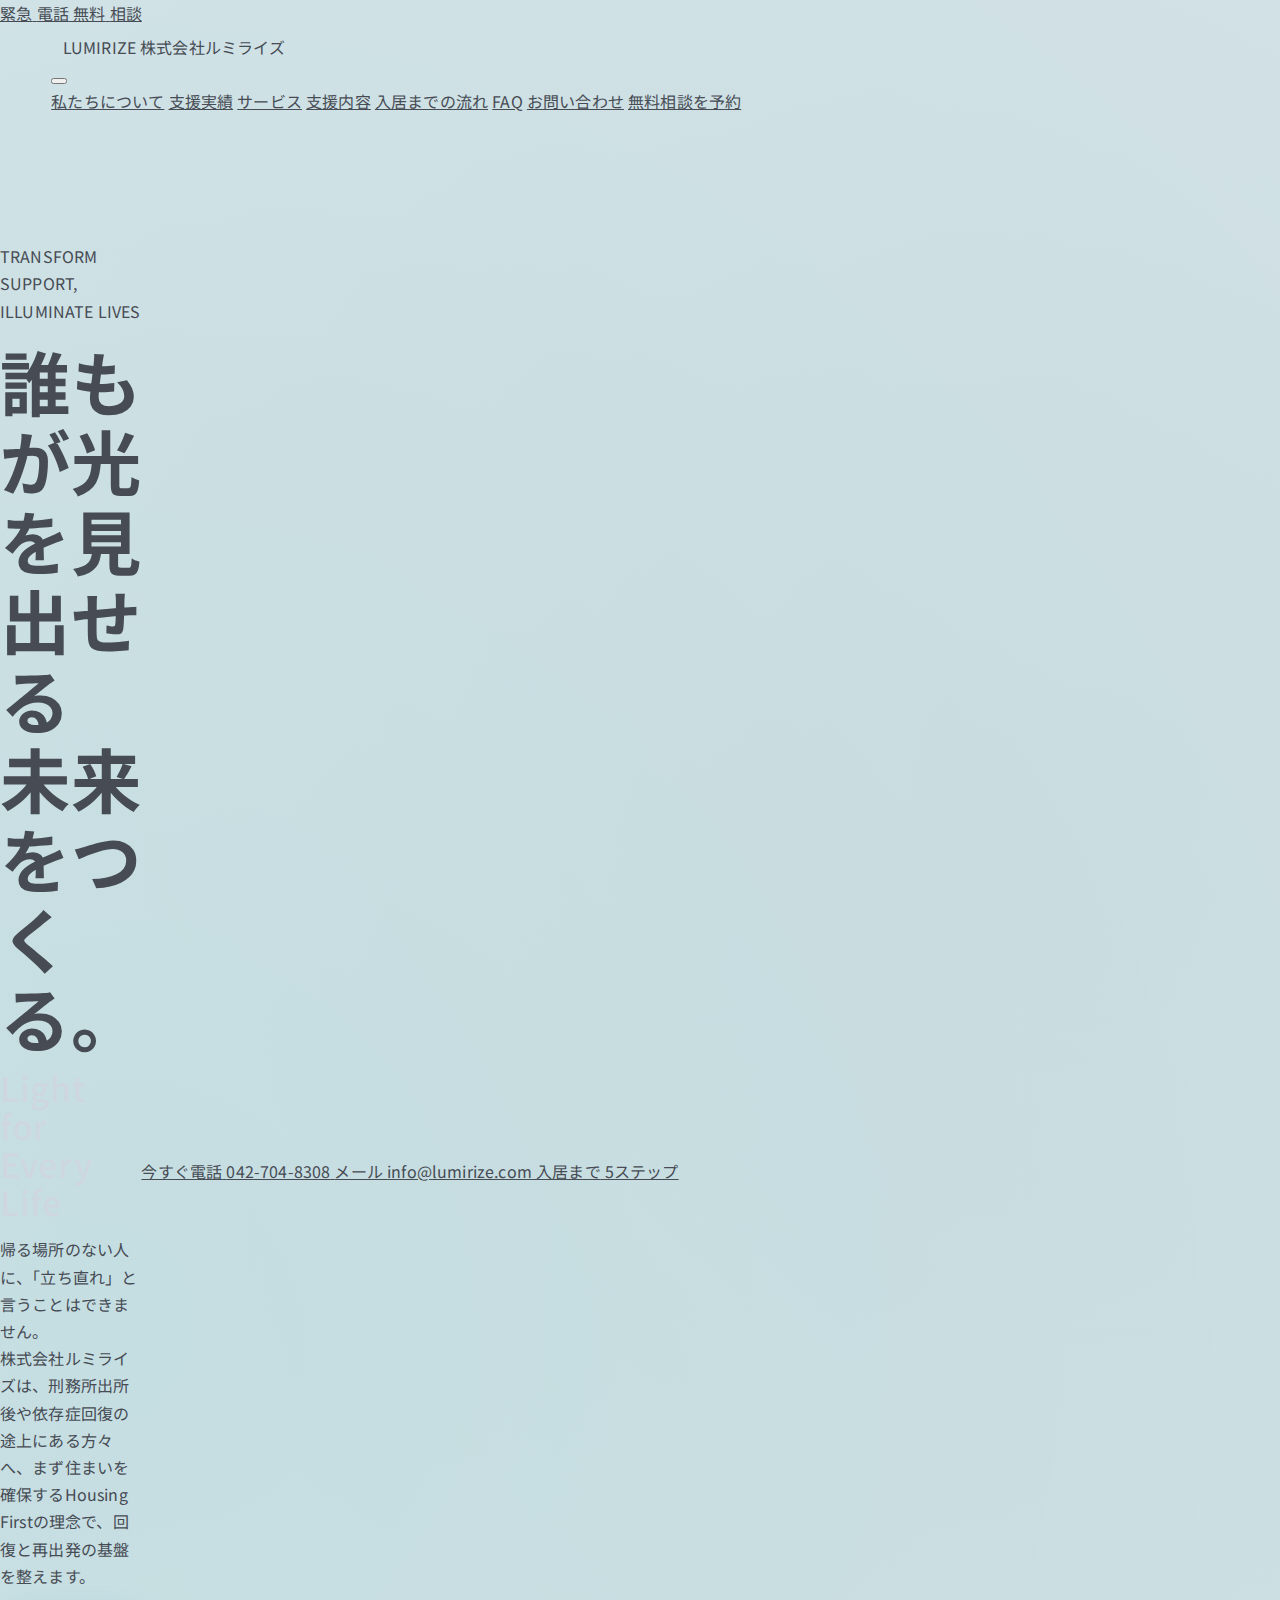
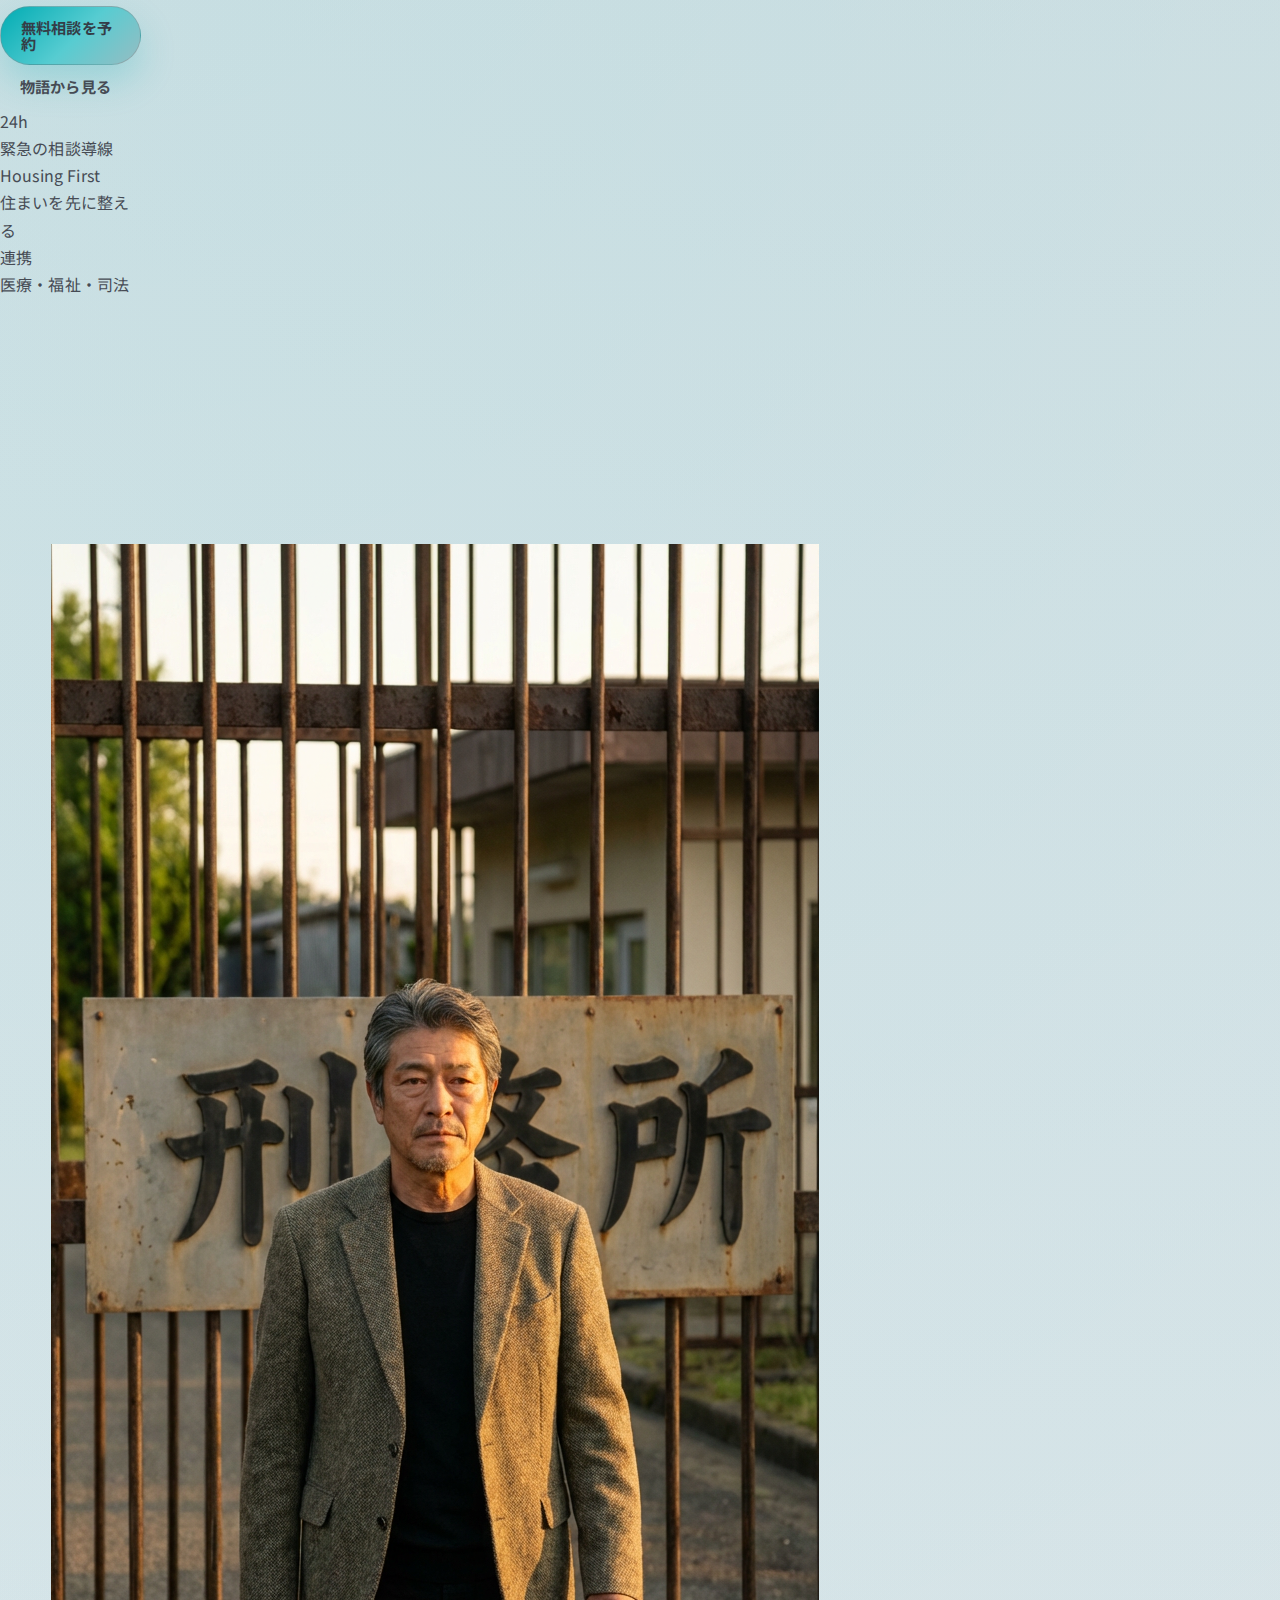
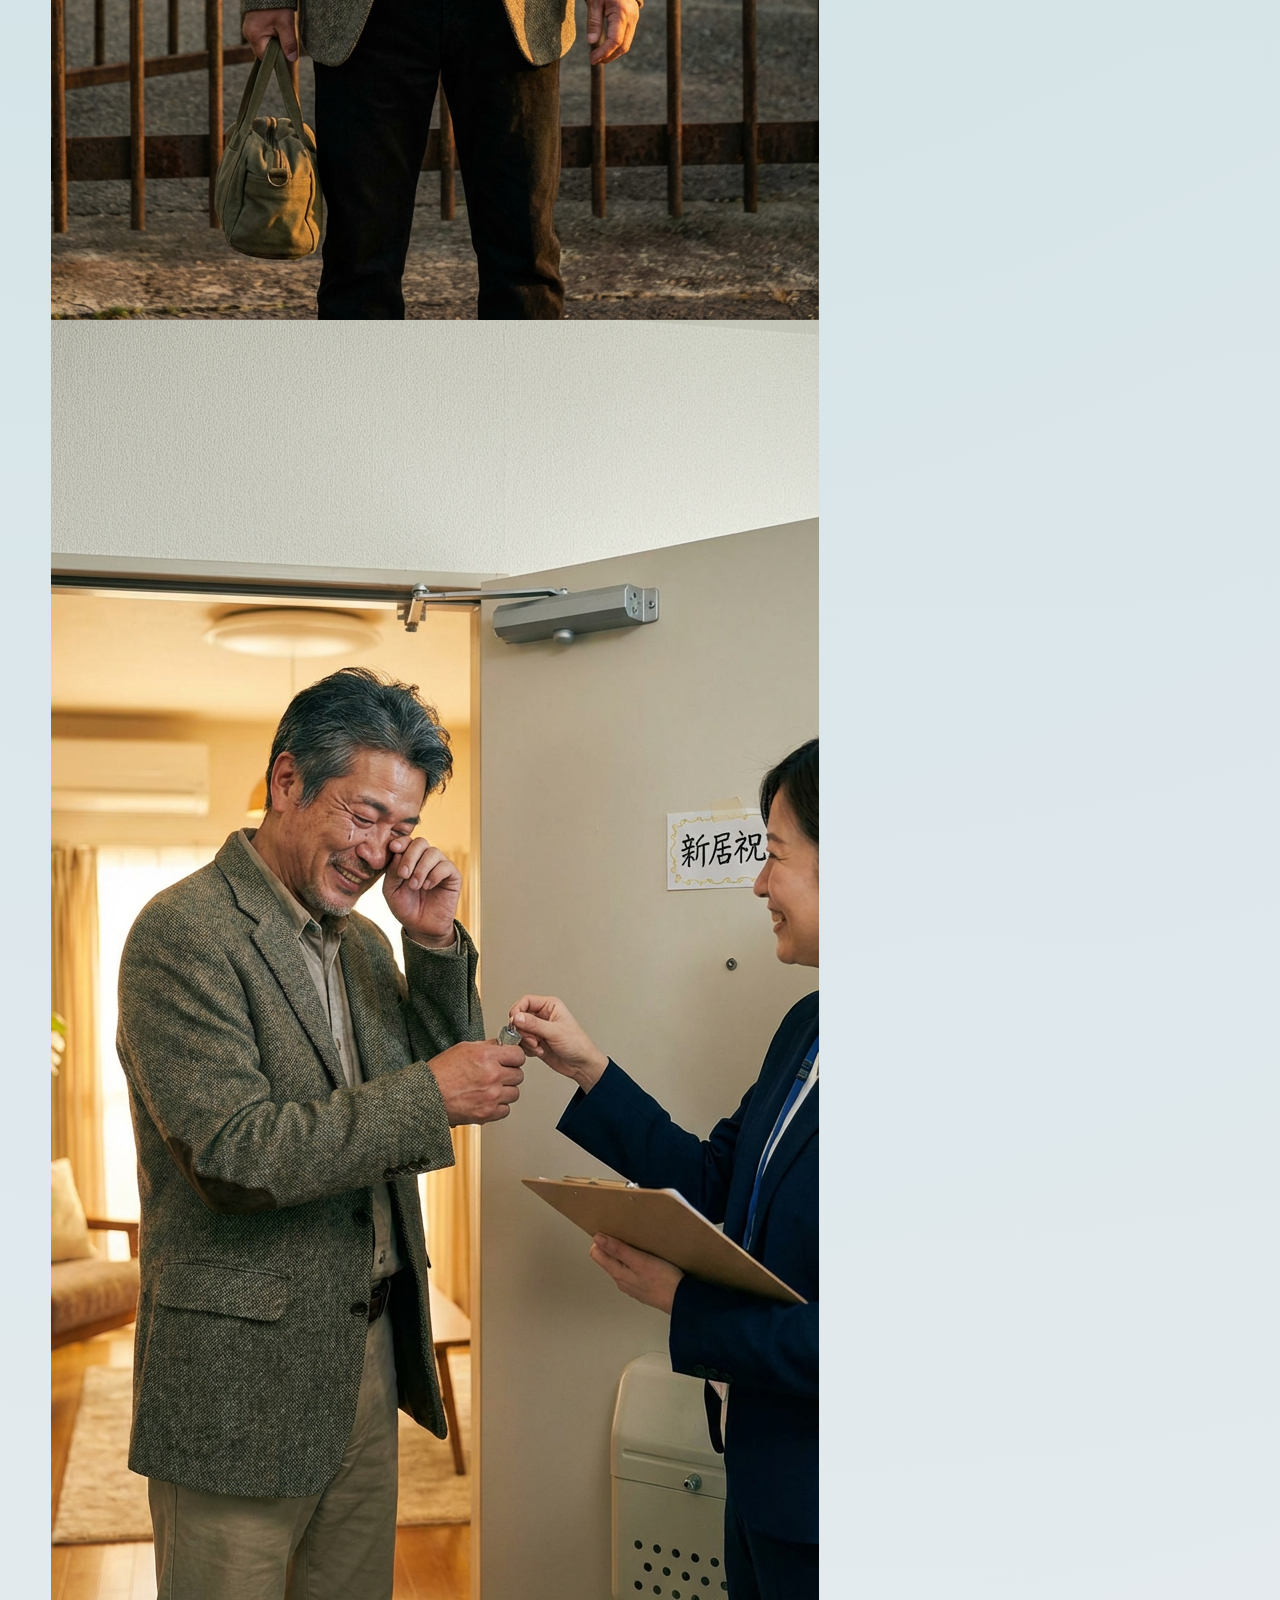
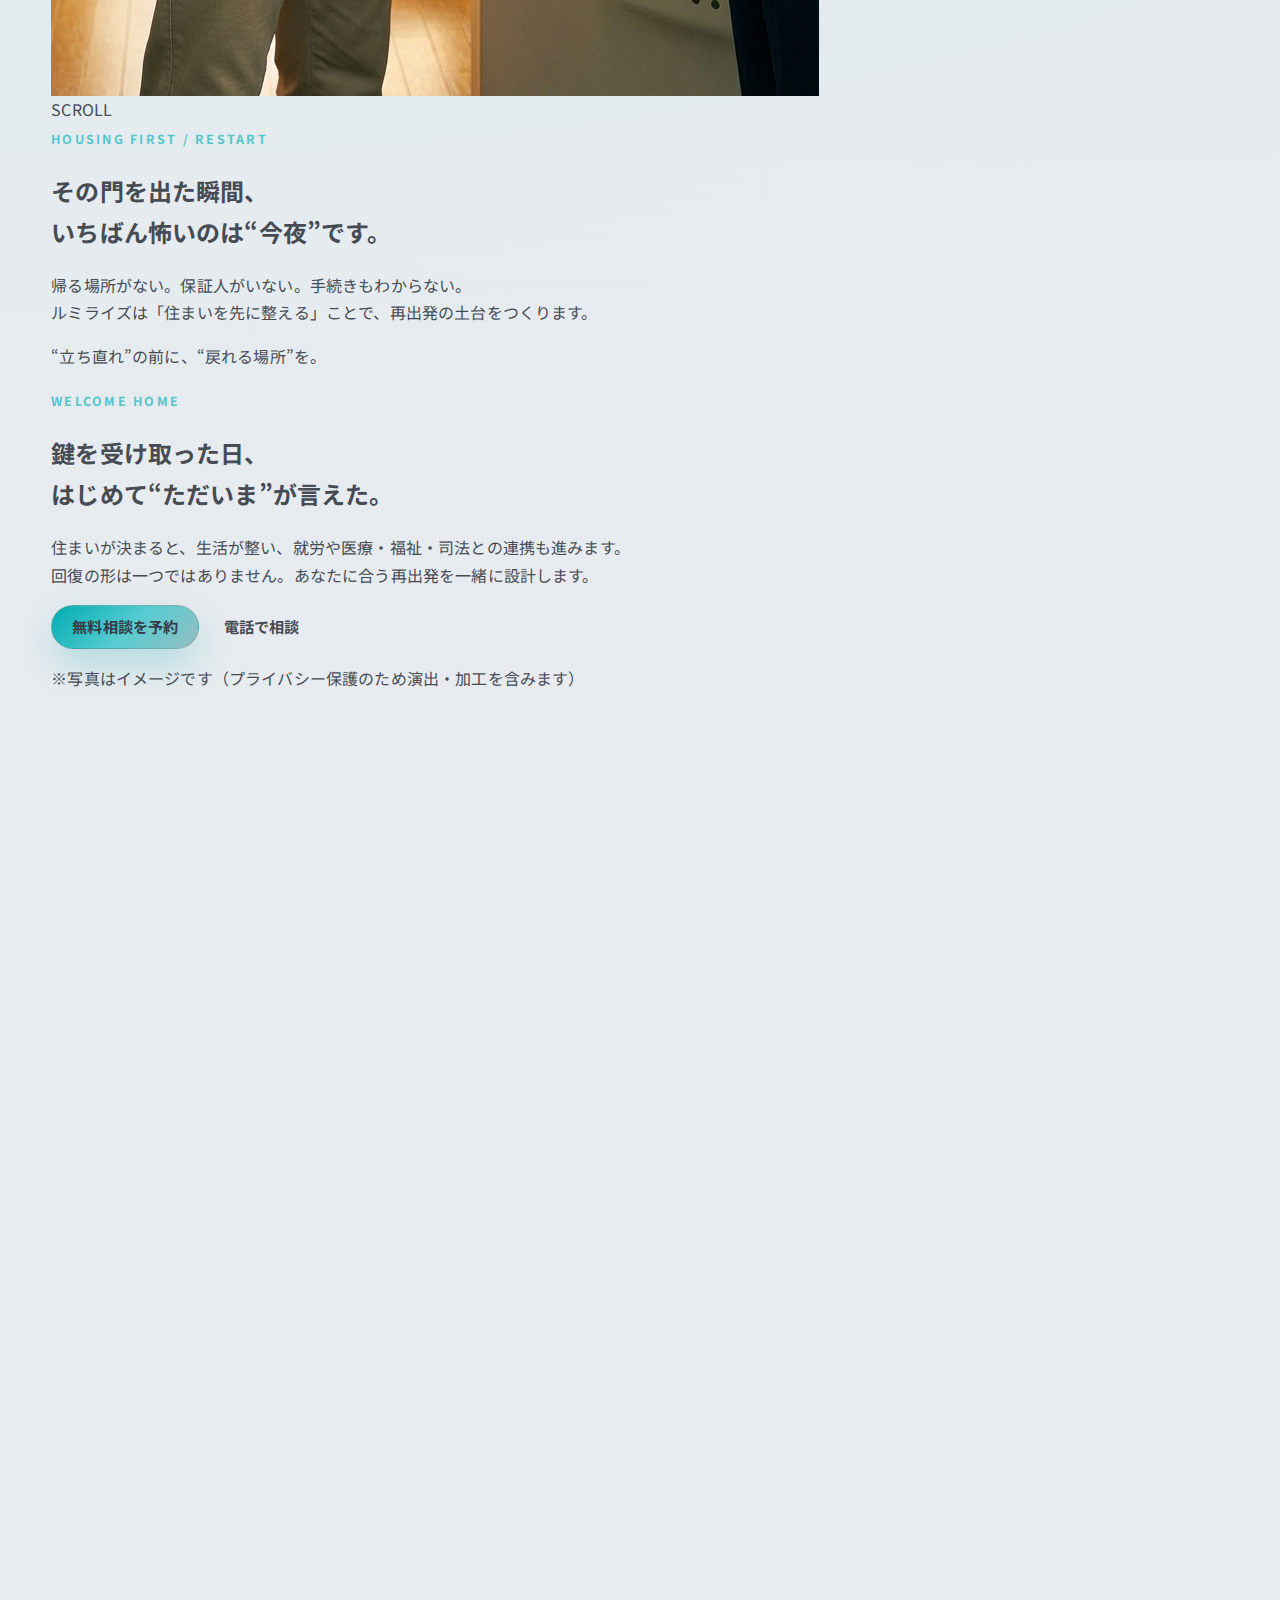
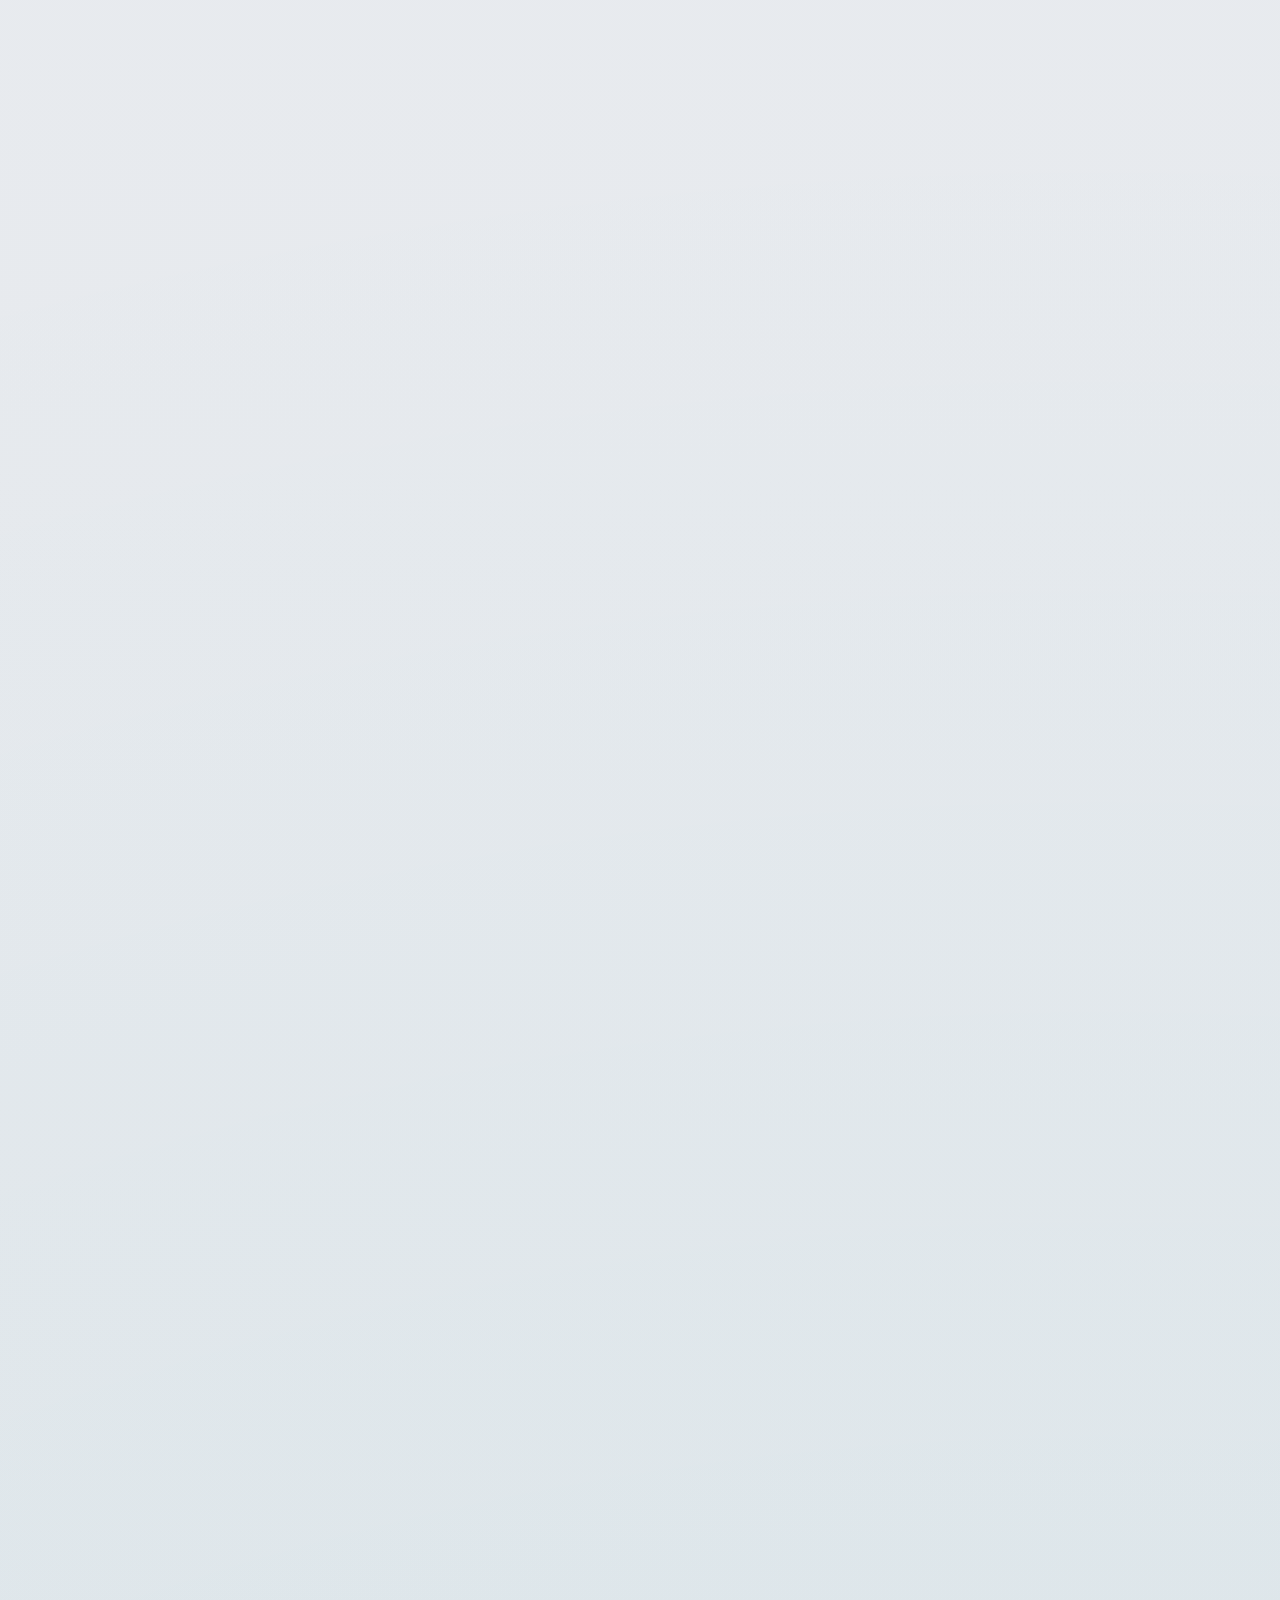
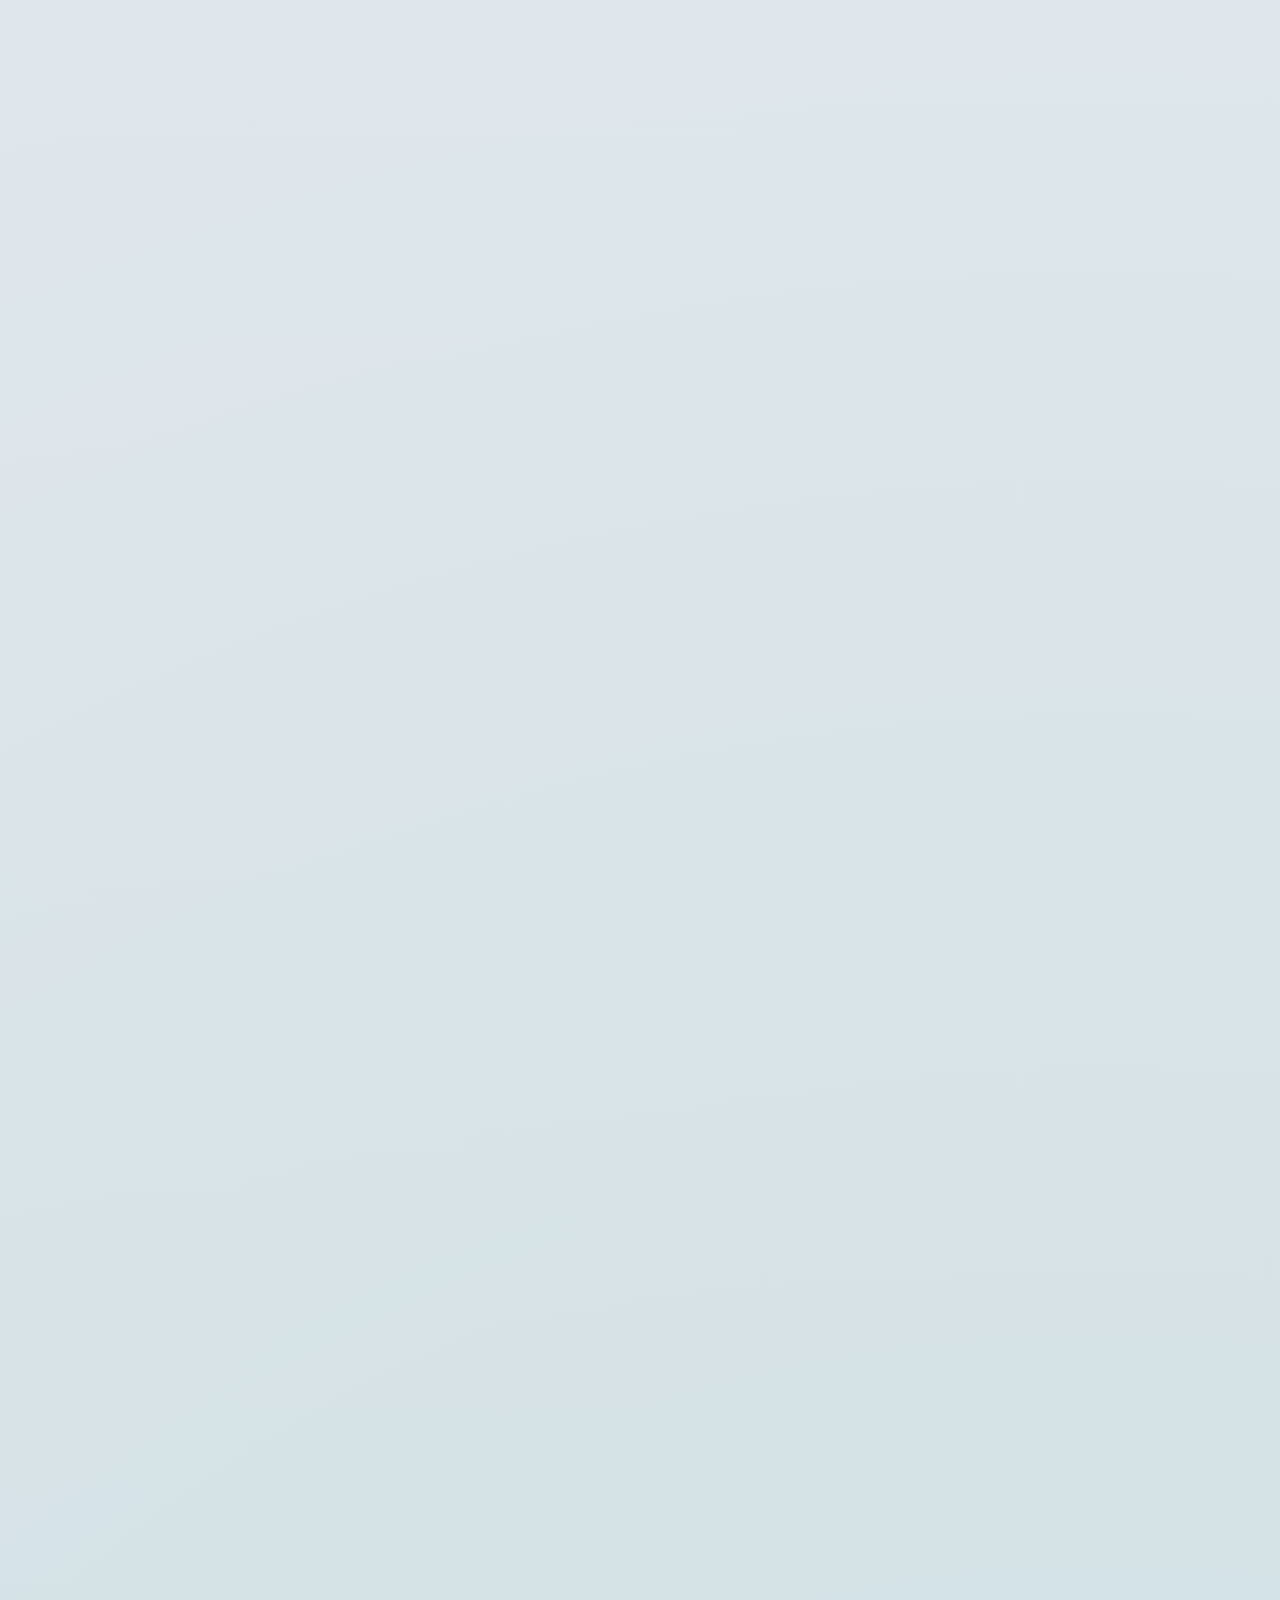
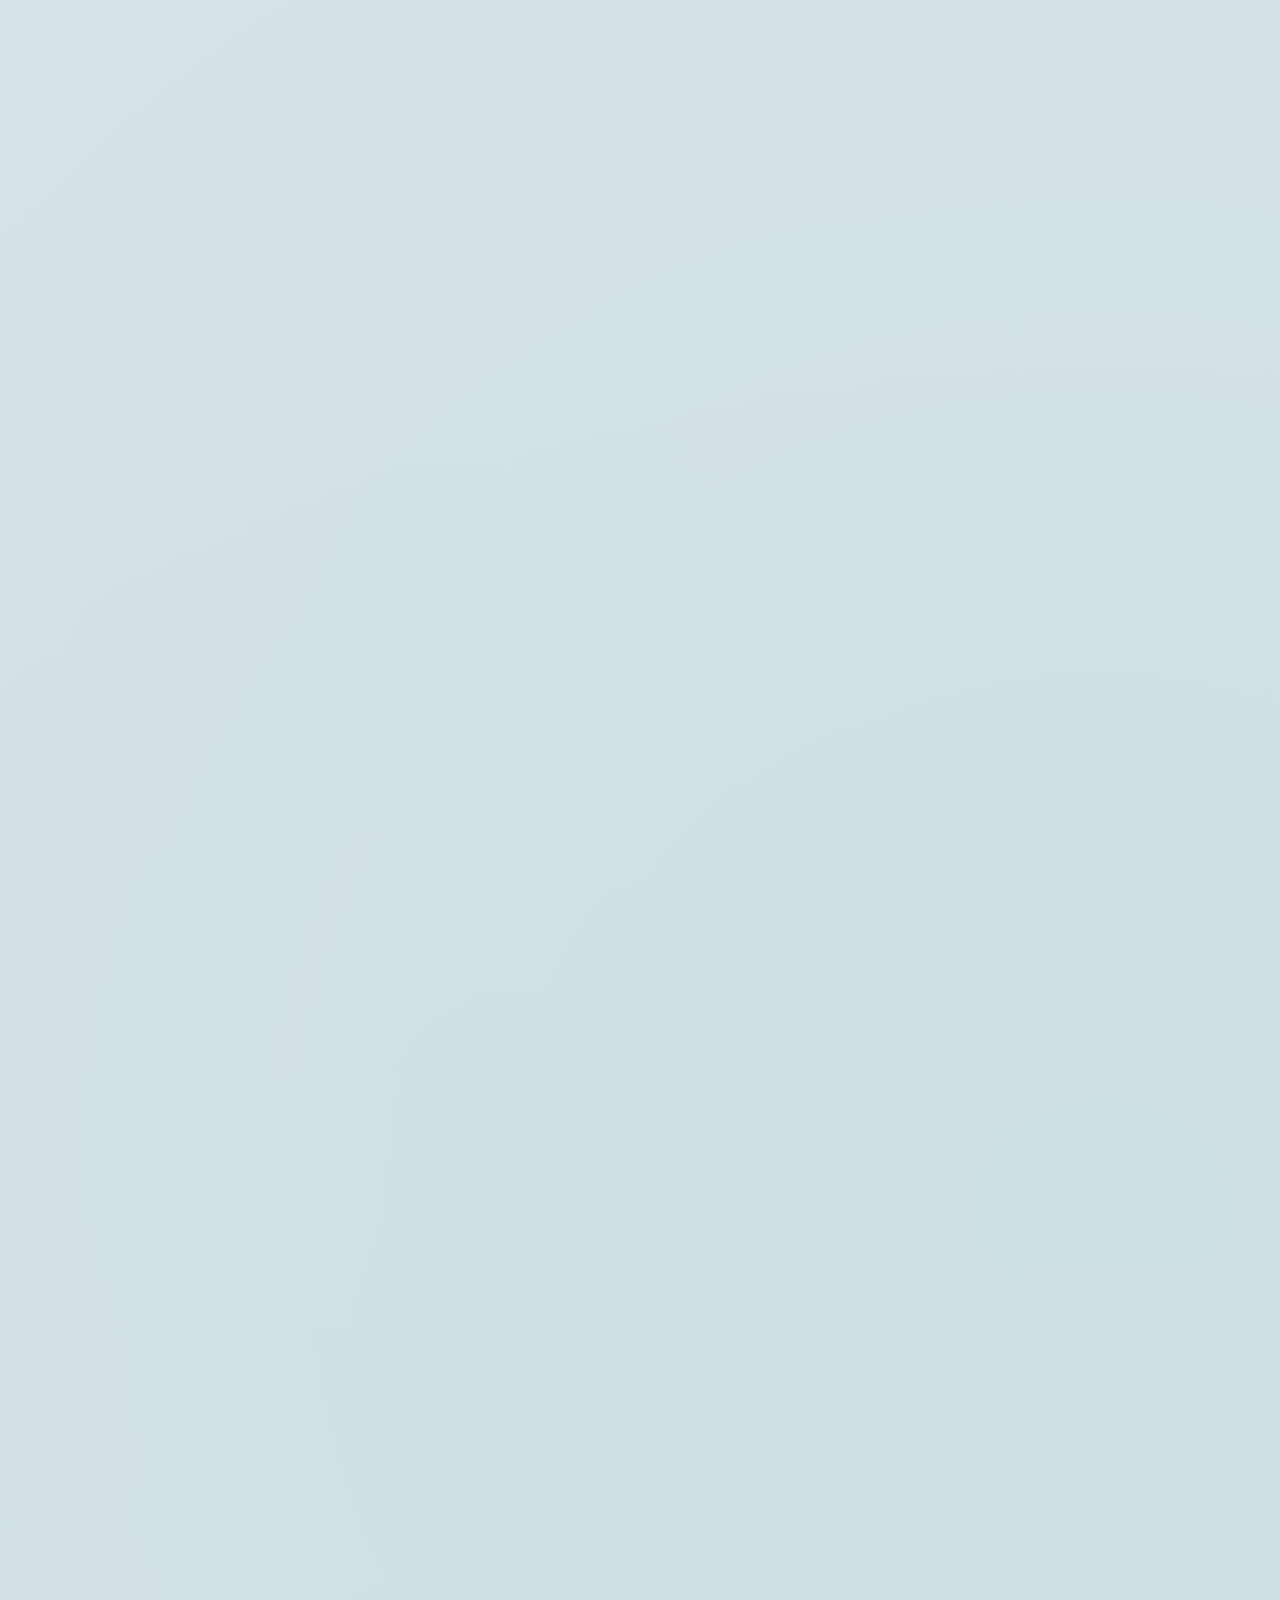
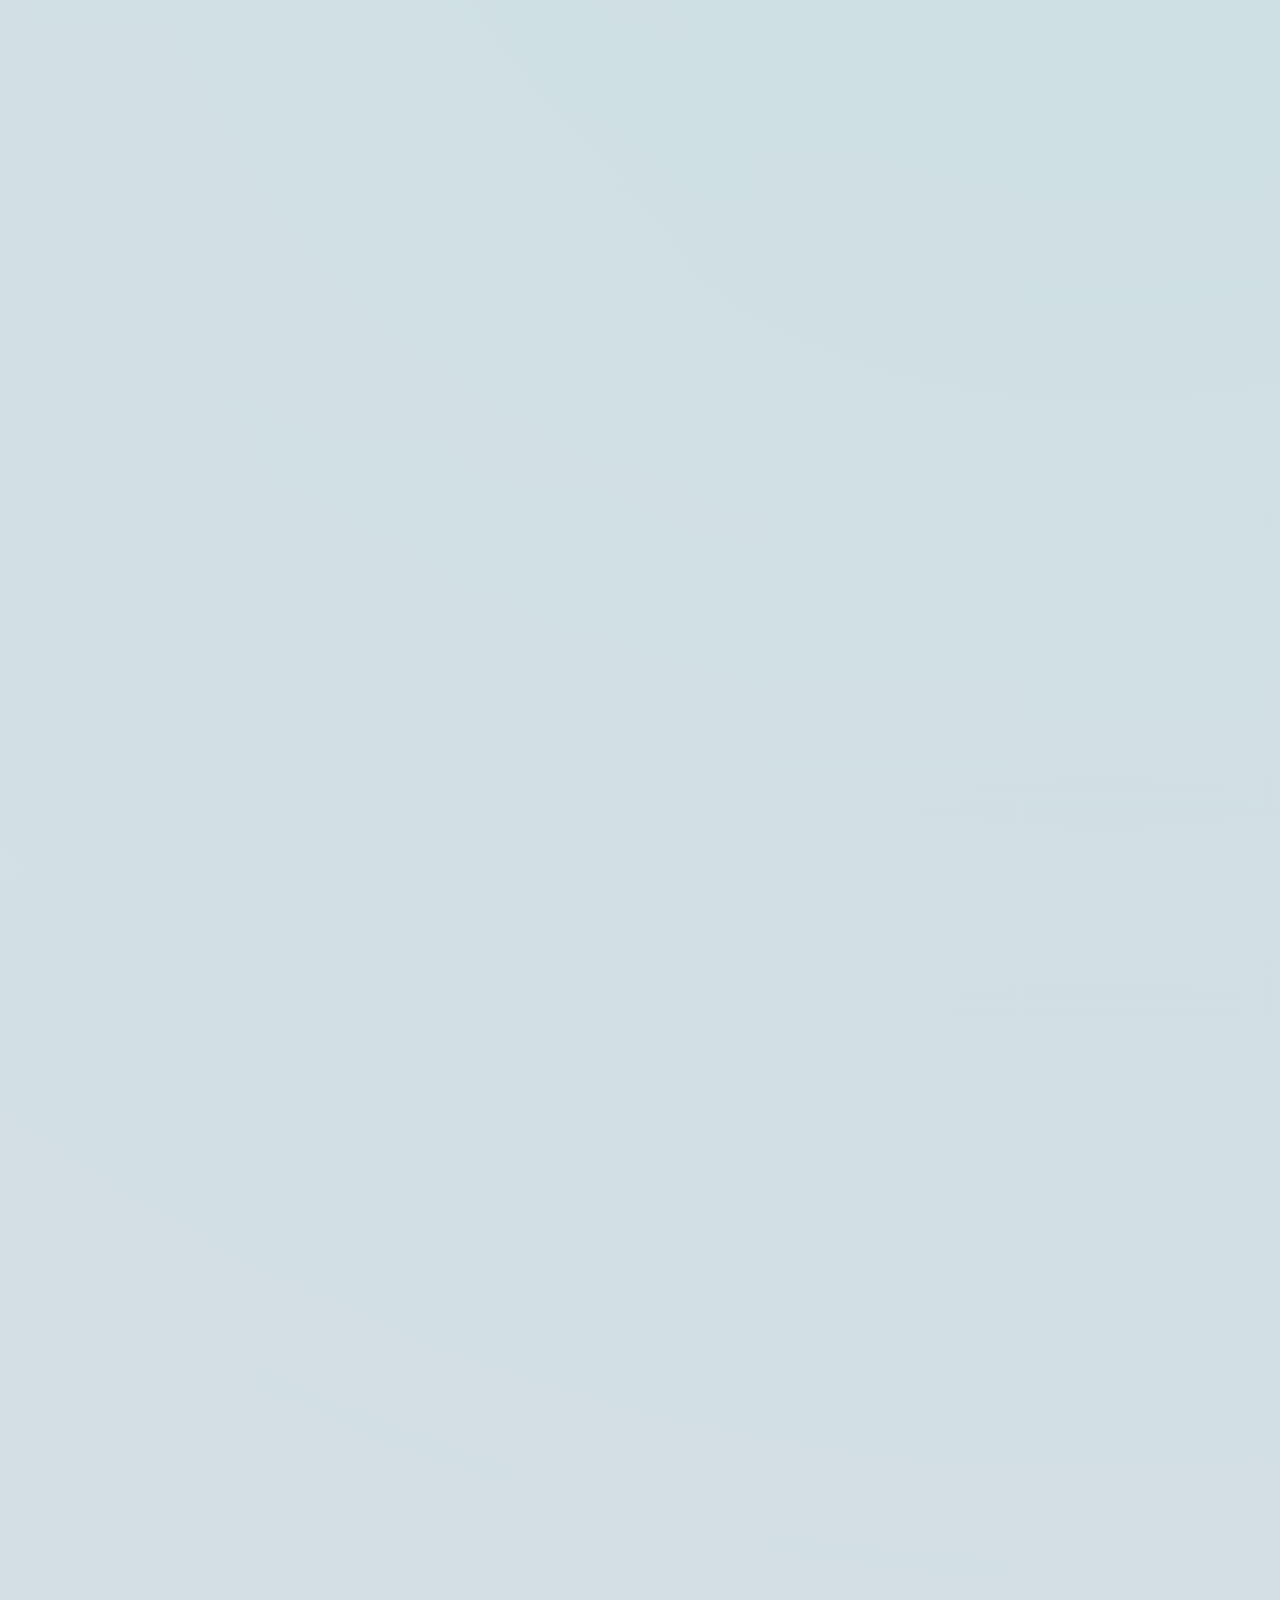
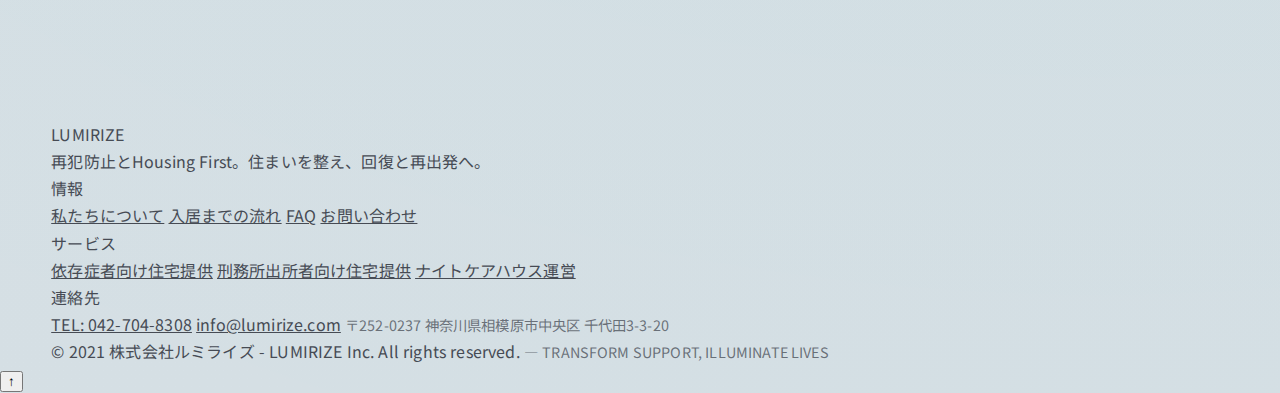
<file: index.html>
<!doctype html>
<html lang="ja">
<head>
  <meta charset="UTF-8">
  <meta name="viewport" content="width=device-width, initial-scale=1.0">

  <link rel="stylesheet" href="styles.css">
</head>
  <meta charset="utf-8" />
  <meta name="viewport" content="width=device-width, initial-scale=1" />
  <meta name="theme-color" content="#07090c" />

  <title>株式会社ルミライズ | Housing Firstで再出発の土台をつくる</title>
  <meta name="description" content="株式会社ルミライズは、刑務所出所後や依存症回復の途上にある方々へ、まず住まいを確保するHousing Firstの理念で、回復と再出発の基盤を整えます。" />

  <!-- OGP -->
  <meta property="og:title" content="株式会社ルミライズ | Housing Firstで再出発の土台をつくる" />
  <meta property="og:description" content="帰る場所のない人に『立ち直れ』と言うことはできません。まず住まいを整え、回復と社会復帰へ。" />
  <meta property="og:type" content="website" />
  <meta property="og:image" content="scene_key.jpg" />
  <meta name="twitter:card" content="summary_large_image" />

  <link rel="preconnect" href="https://fonts.googleapis.com">
  <link rel="preconnect" href="https://fonts.gstatic.com" crossorigin>
  <link href="https://fonts.googleapis.com/css2?family=Inter:wght@400;500;600;700;800&family=Noto+Sans+JP:wght@400;500;600;700;800&display=swap" rel="stylesheet">

  <link rel="stylesheet" href="styles.css" />

  <!-- JSON-LD -->
  <script type="application/ld+json">
  {
    "@context":"https://schema.org",
    "@type":"Organization",
    "name":"株式会社ルミライズ",
    "alternateName":"LUMIRIZE Inc.",
    "email":"info@lumirize.com",
    "telephone":"+81-42-704-8308",
    "address":{
      "@type":"PostalAddress",
      "postalCode":"252-0237",
      "addressRegion":"神奈川県",
      "addressLocality":"相模原市中央区",
      "streetAddress":"千代田3-3-20",
      "addressCountry":"JP"
    }
  }
  </script>
</head>

<body>
  <a class="skip-link" href="#main">本文へスキップ</a>

  <!-- Sticky CTA（スマホで常に救う） -->
  <div class="stickyCTA" role="region" aria-label="緊急・無料相談の導線">
    <a class="stickyCTA__tel" href="tel:0427048308" aria-label="今すぐ電話 042-704-8308">
      <span class="stickyCTA__k">緊急</span>
      <span class="stickyCTA__v">電話</span>
    </a>
    <a class="stickyCTA__main" href="#contact" aria-label="無料相談を予約">
      <span class="stickyCTA__k">無料</span>
      <span class="stickyCTA__v">相談</span>
    </a>
  </div>

  <header class="header" id="top">
    <div class="container header__inner">
      <a class="brand" href="#top" aria-label="株式会社ルミライズ トップへ">
        <span class="brand__mark" aria-hidden="true"></span>
        <span class="brand__text">
          <span class="brand__name">LUMIRIZE</span>
          <span class="brand__sub">株式会社ルミライズ</span>
        </span>
      </a>

      <nav class="nav" aria-label="グローバルナビゲーション">
        <button class="nav__toggle" type="button" aria-expanded="false" aria-controls="navPanel">
          <span class="nav__toggleIcon" aria-hidden="true"></span>
          <span class="sr-only">メニュー</span>
        </button>

        <div class="nav__panel" id="navPanel">
          <a class="nav__link" href="#about">私たちについて</a>
          <a class="nav__link" href="#impact">支援実績</a>
          <a class="nav__link" href="#services">サービス</a>
          <a class="nav__link" href="#support">支援内容</a>
          <a class="nav__link" href="#process">入居までの流れ</a>
          <a class="nav__link" href="#faq">FAQ</a>
          <a class="nav__link" href="#contact">お問い合わせ</a>
          <a class="nav__cta" href="#contact">無料相談を予約</a>
        </div>
      </nav>
    </div>
    <div class="header__line" aria-hidden="true"></div>
  </header>

  <main id="main">

    <!-- HERO -->
    <section class="hero">
      <div class="hero__bg" aria-hidden="true"></div>
      <div class="container hero__inner">
        <div class="hero__left reveal">
          <p class="badge">TRANSFORM SUPPORT, ILLUMINATE LIVES</p>
          <h1 class="hero__title">
            誰もが光を見出せる<br />
            未来をつくる。
          </h1>
          <p class="hero__lead">
            帰る場所のない人に、「立ち直れ」と言うことはできません。<br class="hide-sm" />
            株式会社ルミライズは、刑務所出所後や依存症回復の途上にある方々へ、まず住まいを確保するHousing Firstの理念で、回復と再出発の基盤を整えます。
          </p>

          <div class="hero__cta">
            <a class="btn btn-primary" href="#contact">無料相談を予約</a>
            <a class="btn btn-ghost" href="#story">物語から見る</a>
          </div>

          <div class="hero__trust">
            <div class="trust">
              <div class="trust__k">24h</div>
              <div class="trust__v">緊急の相談導線</div>
            </div>
            <div class="trust">
              <div class="trust__k">Housing First</div>
              <div class="trust__v">住まいを先に整える</div>
            </div>
            <div class="trust">
              <div class="trust__k">連携</div>
              <div class="trust__v">医療・福祉・司法</div>
            </div>
          </div>
        </div>

        <div class="hero__right reveal">
          <div class="heroCard">
            <div class="heroCard__img" style="background-image:url('scene_key.jpg')" role="img" aria-label="新しい住まいの鍵を受け取る情景"></div>
            <div class="heroCard__grad" aria-hidden="true"></div>
            <div class="heroCard__copy">
              <div class="heroCard__eyebrow">WELCOME HOME</div>
              <div class="heroCard__headline">住まいが整うと、人生が動き始める。</div>
              <div class="heroCard__sub">相談は匿名でも構いません。まずは状況を聞かせてください。</div>
            </div>
          </div>
        </div>
      </div>

      <div class="hero__quick">
        <div class="container quick">
          <a class="quick__item" href="tel:0427048308">
            <span class="quick__label">今すぐ電話</span>
            <span class="quick__value">042-704-8308</span>
          </a>
          <a class="quick__item" href="mailto:info@lumirize.com">
            <span class="quick__label">メール</span>
            <span class="quick__value">info@lumirize.com</span>
          </a>
          <a class="quick__item" href="#process">
            <span class="quick__label">入居まで</span>
            <span class="quick__value">5ステップ</span>
          </a>
        </div>
      </div>
    </section>

    <!-- CINEMATIC STORY -->
    <section class="cinematic" id="story" aria-label="出所から住まいへ">
      <div class="container cinematic__inner">
        <div class="cinematic__media">
          <img class="cinematic__img is-active" src="scene_gate.jpg" alt="刑務所の門を出た直後の情景" data-scene="1" loading="eager">
          <img class="cinematic__img" src="scene_key.jpg" alt="新しい住まいの鍵を受け取る情景" data-scene="2" loading="lazy">
          <div class="cinematic__shade" aria-hidden="true"></div>
          <div class="cinematic__hint" aria-hidden="true">SCROLL</div>
        </div>

        <div class="cinematic__copy">
          <div class="cinematic__block is-active" data-scene="1">
            <p class="eyebrow">HOUSING FIRST / RESTART</p>
            <h2 class="h2">その門を出た瞬間、<br>いちばん怖いのは“今夜”です。</h2>
            <p class="p">
              帰る場所がない。保証人がいない。手続きもわからない。<br>
              ルミライズは「住まいを先に整える」ことで、再出発の土台をつくります。
            </p>
            <p class="quote">“立ち直れ”の前に、“戻れる場所”を。</p>
          </div>

          <div class="cinematic__block" data-scene="2">
            <p class="eyebrow">WELCOME HOME</p>
            <h2 class="h2">鍵を受け取った日、<br>はじめて“ただいま”が言えた。</h2>
            <p class="p">
              住まいが決まると、生活が整い、就労や医療・福祉・司法との連携も進みます。<br>
              回復の形は一つではありません。あなたに合う再出発を一緒に設計します。
            </p>
            <div class="cinematic__cta">
              <a class="btn btn-primary" href="#contact">無料相談を予約</a>
              <a class="btn btn-ghost" href="tel:0427048308">電話で相談</a>
            </div>
            <p class="note">※写真はイメージです（プライバシー保護のため演出・加工を含みます）</p>
          </div>
        </div>

        <div class="cinematic__spacer" aria-hidden="true"></div>
      </div>
    </section>

    <!-- ABOUT -->
    <section class="section" id="about">
      <div class="container">
        <div class="sectionHead reveal">
          <p class="eyebrow">ABOUT US</p>
          <h2 class="h2">私たちについて</h2>
          <p class="p">
            株式会社ルミライズは、住まいを起点に「立ち直り」と「再出発」を支える住宅提供サービスを展開しています。<br class="hide-sm" />
            再犯防止を「罰の強化」ではなく「環境の整備」と捉え、住まいの空白をつくらない支援体制を整えています。
          </p>
        </div>

        <div class="grid2">
          <div class="card reveal">
            <h3 class="h3">私たちの使命</h3>
            <p class="p">
              住まいがなければ就労は続かず、生活が安定しなければ回復も揺らぎます。孤立は不安を生み、その不安が再び過ちへとつながる可能性を高めます。<br>
              だからこそ私たちは、住まいを「成果への報酬」ではなく「再出発の前提」として位置づけます。
            </p>
          </div>

          <div class="card reveal">
            <h3 class="h3">代表からのメッセージ</h3>
            <p class="p">
              帰る場所のない人に、「立ち直れ」と言うことはできません。<br>
              刑務所出所後や依存症回復の途上で、まず直面するのは住まいの問題です。住まいが整えば、人は少しずつ前に進めます。<br>
              私たちは、住まいからその未来を支えます。
            </p>
            <div class="mini">
              <div class="mini__k">株式会社ルミライズ</div>
              <div class="mini__v">代表取締役 田中 秀泰</div>
            </div>
          </div>
        </div>
      </div>
    </section>

    <!-- IMPACT -->
    <section class="section section--alt" id="impact">
      <div class="container">
        <div class="sectionHead reveal">
          <p class="eyebrow">STATISTICS DASHBOARD</p>
          <h2 class="h2">支援実績と成果</h2>
          <p class="p">再犯防止と回復支援を住まいから支える実践を、わかりやすく可視化します。</p>
        </div>

        <div class="statsGrid reveal">
          <div class="stat">
            <div class="stat__k">再犯防止の中核</div>
            <div class="stat__v">継続的居住・生活安定化</div>
            <div class="stat__s">※公開する場合は集計条件を明記してください</div>
          </div>
          <div class="stat">
            <div class="stat__k">Housing First 実践</div>
            <div class="stat__v">住まいを再出発の前提に</div>
            <div class="stat__s">回復・就労・社会復帰へ段階的に接続</div>
          </div>
          <div class="stat">
            <div class="stat__k">総合満足度</div>
            <div class="stat__v"><span class="big">90%</span></div>
            <div class="stat__s">住まい・対応・相談等を統合（例示）</div>
          </div>
        </div>

        <div class="tableCard reveal">
          <h3 class="h3">ルミライズの特徴（一般的な賃貸住宅との比較）</h3>
          <div class="tableWrap" role="region" aria-label="比較表">
            <table>
              <thead>
                <tr>
                  <th>項目</th>
                  <th>一般的な賃貸</th>
                  <th>ルミライズ</th>
                </tr>
              </thead>
              <tbody>
                <tr><td>入居審査</td><td>厳格・保証人必須</td><td>柔軟な対応・個別相談</td></tr>
                <tr><td>生活サポート</td><td>なし</td><td>定期面談・相談導線</td></tr>
                <tr><td>関連機関連携</td><td>なし</td><td>医療・福祉・就労・司法</td></tr>
                <tr><td>緊急時対応</td><td>限定的</td><td>緊急連絡導線</td></tr>
                <tr><td>プライバシー</td><td>標準</td><td>厳格な情報管理・守秘</td></tr>
                <tr><td>長期フォロー</td><td>なし</td><td>入居後も継続支援</td></tr>
              </tbody>
            </table>
          </div>
          <p class="note">※数値・指標は表示例です。公開する場合は集計期間・母数など注記を付してください。</p>
        </div>
      </div>
    </section>

    <!-- SERVICES -->
    <section class="section" id="services">
      <div class="container">
        <div class="sectionHead reveal">
          <p class="eyebrow">SERVICES</p>
          <h2 class="h2">私たちのサービス</h2>
          <p class="p">住まいを失わせないことが、再出発の第一歩。Housing Firstの理念に沿って提供します。</p>
        </div>

        <div class="cards3">
          <article class="svc reveal">
            <div class="svc__no">01</div>
            <h3 class="h3">依存症者向け 住宅提供</h3>
            <p class="p">回復を目指す方が、安心して生活を整えられる住まいを提供します。</p>
            <ul class="list">
              <li>安定した住環境</li>
              <li>プライバシーの尊重</li>
              <li>再発不安への伴走</li>
              <li>関連機関との連携</li>
            </ul>
          </article>

          <article class="svc reveal">
            <div class="svc__no">02</div>
            <h3 class="h3">刑務所出所者向け 住宅提供</h3>
            <p class="p">出所後の住居不安を早期に解消し、社会復帰の土台をつくります。</p>
            <ul class="list">
              <li>入居までの実務支援</li>
              <li>生活再建の伴走</li>
              <li>就労支援との連携</li>
              <li>再犯防止の支援設計</li>
            </ul>
          </article>

          <article class="svc reveal">
            <div class="svc__no">03</div>
            <h3 class="h3">ナイトケアハウス運営</h3>
            <p class="p">夜間も安心して過ごせる環境を整え、生活リズムの安定を支えます。</p>
            <ul class="list">
              <li>夜間の安心できる居場所</li>
              <li>生活リズムのサポート</li>
              <li>プログラムとの連携</li>
              <li>緊急時の導線</li>
            </ul>
          </article>
        </div>

        <div class="callout reveal">
          <div class="callout__copy">
            <h3 class="h3">まずは状況を聞かせてください</h3>
            <p class="p">名前も、理由も、今は必要ありません。必要なのは“今夜”を越える設計です。</p>
          </div>
          <div class="callout__cta">
            <a class="btn btn-primary" href="#contact">無料相談</a>
            <a class="btn btn-ghost" href="tel:0427048308">電話</a>
          </div>
        </div>
      </div>
    </section>

    <!-- SUPPORT -->
    <section class="section section--alt" id="support">
      <div class="container">
        <div class="sectionHead reveal">
          <p class="eyebrow">SUPPORT</p>
          <h2 class="h2">私たちの支援内容</h2>
          <p class="p">住まいの提供だけでなく、尊厳を守りながら生活全般を支える包括的サポートを行います。</p>
        </div>

        <div class="supportGrid">
          <div class="supportCard reveal">
            <h3 class="h3">生活相談・カウンセリング</h3>
            <p class="p">専門スタッフが定期面談を行い、生活上の困りごとや不安に伴走します。</p>
            <ul class="list">
              <li>個別面談</li>
              <li>緊急導線</li>
              <li>プライバシー保護</li>
            </ul>
          </div>

          <div class="supportCard reveal">
            <h3 class="h3">就労支援・社会復帰</h3>
            <p class="p">就労支援機関と連携し、仕事探しから定着までを継続的に支えます。</p>
            <ul class="list">
              <li>仕事探しの情報提供</li>
              <li>面接・書類サポート</li>
              <li>就労後フォロー</li>
            </ul>
          </div>

          <div class="supportCard reveal">
            <h3 class="h3">医療・福祉・司法との連携</h3>
            <p class="p">必要な制度・機関につなぎ、空白のない支援設計を行います。</p>
            <ul class="list">
              <li>福祉事務所との協力</li>
              <li>医療機関との連携</li>
              <li>制度申請の実務支援</li>
            </ul>
          </div>

          <div class="supportCard reveal">
            <h3 class="h3">生活スキル支援</h3>
            <p class="p">自立した生活に必要な基本スキルを、実践ベースで整えます。</p>
            <ul class="list">
              <li>生活習慣の調整</li>
              <li>家計・健康管理</li>
              <li>コミュニケーション支援</li>
            </ul>
          </div>
        </div>
      </div>
    </section>

    <!-- PROCESS -->
    <section class="section" id="process">
      <div class="container">
        <div class="sectionHead reveal">
          <p class="eyebrow">PROCESS</p>
          <h2 class="h2">入居までの流れ</h2>
          <p class="p">住まいの空白をできるだけ短くし、孤立を防ぐためのステップをご案内します。</p>
        </div>

        <ol class="steps">
          <li class="step reveal">
            <div class="step__no">01</div>
            <div class="step__body">
              <h3 class="h3">初回相談（無料）</h3>
              <p class="p">電話・メール・来所で相談可能。相談だけでも歓迎。匿名相談も可能です。</p>
            </div>
          </li>
          <li class="step reveal">
            <div class="step__no">02</div>
            <div class="step__body">
              <h3 class="h3">必要書類の準備</h3>
              <p class="p">状況に応じて必要書類をご案内。取得が難しい場合もサポートします。</p>
            </div>
          </li>
          <li class="step reveal">
            <div class="step__no">03</div>
            <div class="step__body">
              <h3 class="h3">物件見学・面談</h3>
              <p class="p">実際の環境を確認し、生活設計に合った住まいをご提案します。</p>
            </div>
          </li>
          <li class="step reveal">
            <div class="step__no">04</div>
            <div class="step__body">
              <h3 class="h3">入居審査・契約</h3>
              <p class="p">審査後、契約内容を丁寧に説明。初期費用の相談も含め最適化します。</p>
            </div>
          </li>
          <li class="step reveal">
            <div class="step__no">05</div>
            <div class="step__body">
              <h3 class="h3">入居・生活開始</h3>
              <p class="p">生活開始後も定期的に支援。困ったことがあれば相談できる導線を保ちます。</p>
            </div>
          </li>
        </ol>

        <div class="ctaBand reveal">
          <div class="ctaBand__copy">
            <h3 class="h3">最初の一歩は、相談だけでいい。</h3>
            <p class="p">今夜からの生活を、いっしょに設計します。</p>
          </div>
          <div class="ctaBand__cta">
            <a class="btn btn-primary" href="#contact">無料相談</a>
            <a class="btn btn-ghost" href="tel:0427048308">電話</a>
          </div>
        </div>
      </div>
    </section>

    <!-- FAQ -->
    <section class="section" id="faq">
      <div class="container">
        <div class="sectionHead reveal">
          <p class="eyebrow">FAQ</p>
          <h2 class="h2">よくある質問</h2>
          <p class="p">理念（Policy）／実務（Operations）／安全・権利（Governance）に分けて整理しています。</p>
        </div>

        <div class="faq" data-accordion>
          <details class="faq__item reveal">
            <summary class="faq__q">なぜHousing Firstを採用しているのですか？</summary>
            <div class="faq__a">
              <p class="p">回復や更生を条件にするのではなく、まず住まいを確保し、その上で生活を立て直すほうが現実的で持続可能だからです。</p>
            </div>
          </details>

          <details class="faq__item reveal">
            <summary class="faq__q">保証人がいない場合でも相談できますか？</summary>
            <div class="faq__a">
              <p class="p">状況により対応方法をご提案します。まずは現状を伺い、必要な手続きや選択肢を整理します。</p>
            </div>
          </details>

          <details class="faq__item reveal">
            <summary class="faq__q">緊急時の運用体制はどうなっていますか？</summary>
            <div class="faq__a">
              <p class="p">緊急度に応じて優先的に対応します。まずは電話またはフォームから状況をお知らせください。</p>
            </div>
          </details>
        </div>
      </div>
    </section>

    <!-- CONTACT -->
    <section class="section section--alt" id="contact">
      <div class="container">
        <div class="sectionHead reveal">
          <p class="eyebrow">CONTACT</p>
          <h2 class="h2">お問い合わせ・相談窓口</h2>
          <p class="p">住まいに関するお困りごと、入居相談など、どんな小さなことでもお気軽にご相談ください。秘密は厳守します。</p>
        </div>

        <div class="contactGrid">
          <div class="card reveal">
            <h3 class="h3">連絡先</h3>
            <div class="kv">
              <div class="kv__k">TEL</div>
              <div class="kv__v"><a href="tel:0427048308">042-704-8308</a></div>
              <div class="kv__k">FAX</div>
              <div class="kv__v">042-707-0392</div>
              <div class="kv__k">E-mail</div>
              <div class="kv__v"><a href="mailto:info@lumirize.com">info@lumirize.com</a></div>
              <div class="kv__k">受付</div>
              <div class="kv__v">9:00〜18:00（平日）</div>
              <div class="kv__k">住所</div>
              <div class="kv__v">〒252-0237 神奈川県相模原市中央区 千代田3-3-20</div>
            </div>

            <div class="contactBtns">
              <a class="btn btn-primary" href="tel:0427048308">今すぐ電話</a>
              <a class="btn btn-ghost" href="mailto:info@lumirize.com">メール</a>
            </div>

            <p class="note">※個人情報は厳重に管理し、お問い合わせ対応以外の目的で使用しません。</p>
          </div>

          <div class="card reveal">
            <h3 class="h3">お問い合わせフォーム（静的）</h3>
            <p class="p">GitHub Pages（静的サイト）のため、送信ボタンはメール起動です（後でフォーム連携も可能）。</p>

            <form class="form" id="contactForm">
              <label class="field">
                <span>お名前（任意）</span>
                <input type="text" name="name" autocomplete="name" placeholder="例）田中 太郎">
              </label>

              <label class="field">
                <span>メールアドレス（任意）</span>
                <input type="email" name="email" autocomplete="email" placeholder="例）example@domain.com">
              </label>

              <label class="field">
                <span>電話番号（任意）</span>
                <input type="tel" name="tel" autocomplete="tel" placeholder="例）090-xxxx-xxxx">
              </label>

              <label class="field">
                <span>相談内容（必須）</span>
                <select name="type" required>
                  <option value="">選択してください</option>
                  <option>住宅提供サービスについて</option>
                  <option>依存症者向け住宅について</option>
                  <option>刑務所出所者向け住宅について</option>
                  <option>ナイトケアハウスについて</option>
                  <option>その他</option>
                </select>
              </label>

              <label class="field">
                <span>お問い合わせ内容（必須）</span>
                <textarea name="message" rows="6" required placeholder="状況・希望（いつから住まいが必要か等）をご記入ください。"></textarea>
              </label>

              <label class="agree">
                <input type="checkbox" required>
                <span>個人情報の取り扱いに同意します</span>
              </label>

              <button class="btn btn-primary" type="submit">送信する（メール起動）</button>
              <p class="note">送信ボタンでメール作成画面が開きます。内容を確認して送信してください。</p>
            </form>
          </div>
        </div>
      </div>
    </section>

  </main>

  <footer class="footer">
    <div class="container footer__inner">
      <div class="footer__brand">
        <div class="footer__name">LUMIRIZE</div>
        <div class="footer__tag">再犯防止とHousing First。住まいを整え、回復と再出発へ。</div>
      </div>

      <div class="footer__links">
        <div class="footerCol">
          <div class="footerCol__t">情報</div>
          <a href="#about">私たちについて</a>
          <a href="#process">入居までの流れ</a>
          <a href="#faq">FAQ</a>
          <a href="#contact">お問い合わせ</a>
        </div>
        <div class="footerCol">
          <div class="footerCol__t">サービス</div>
          <a href="#services">依存症者向け住宅提供</a>
          <a href="#services">刑務所出所者向け住宅提供</a>
          <a href="#services">ナイトケアハウス運営</a>
        </div>
        <div class="footerCol">
          <div class="footerCol__t">連絡先</div>
          <a href="tel:0427048308">TEL: 042-704-8308</a>
          <a href="mailto:info@lumirize.com">info@lumirize.com</a>
          <span class="muted">〒252-0237 神奈川県相模原市中央区 千代田3-3-20</span>
        </div>
      </div>

      <div class="footer__bottom">
        <span>© 2021 株式会社ルミライズ - LUMIRIZE Inc. All rights reserved.</span>
        <span class="muted">—</span>
        <span class="muted">TRANSFORM SUPPORT, ILLUMINATE LIVES</span>
      </div>
    </div>
  </footer>

  <button class="toTop" type="button" aria-label="ページ上部へ">↑</button>

  <script src="script.js"></script>
</body>
</html>
</file>
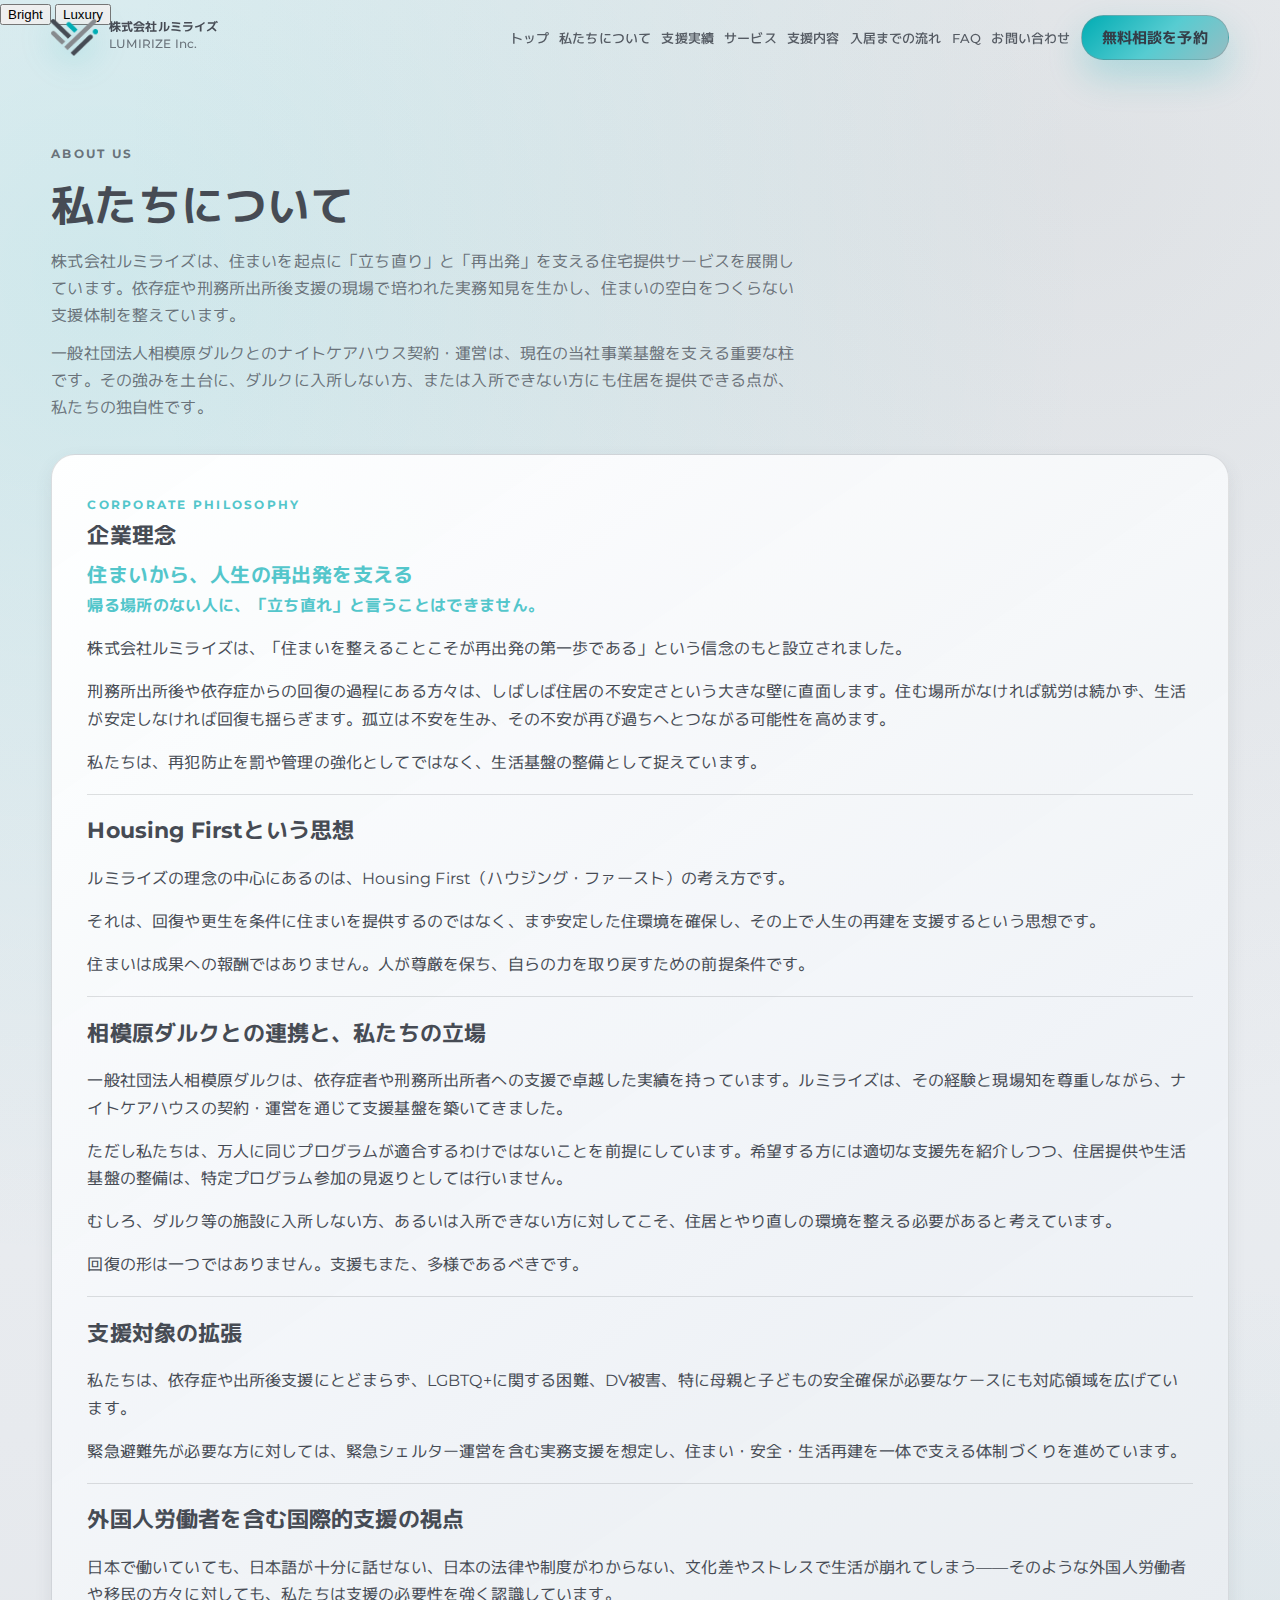
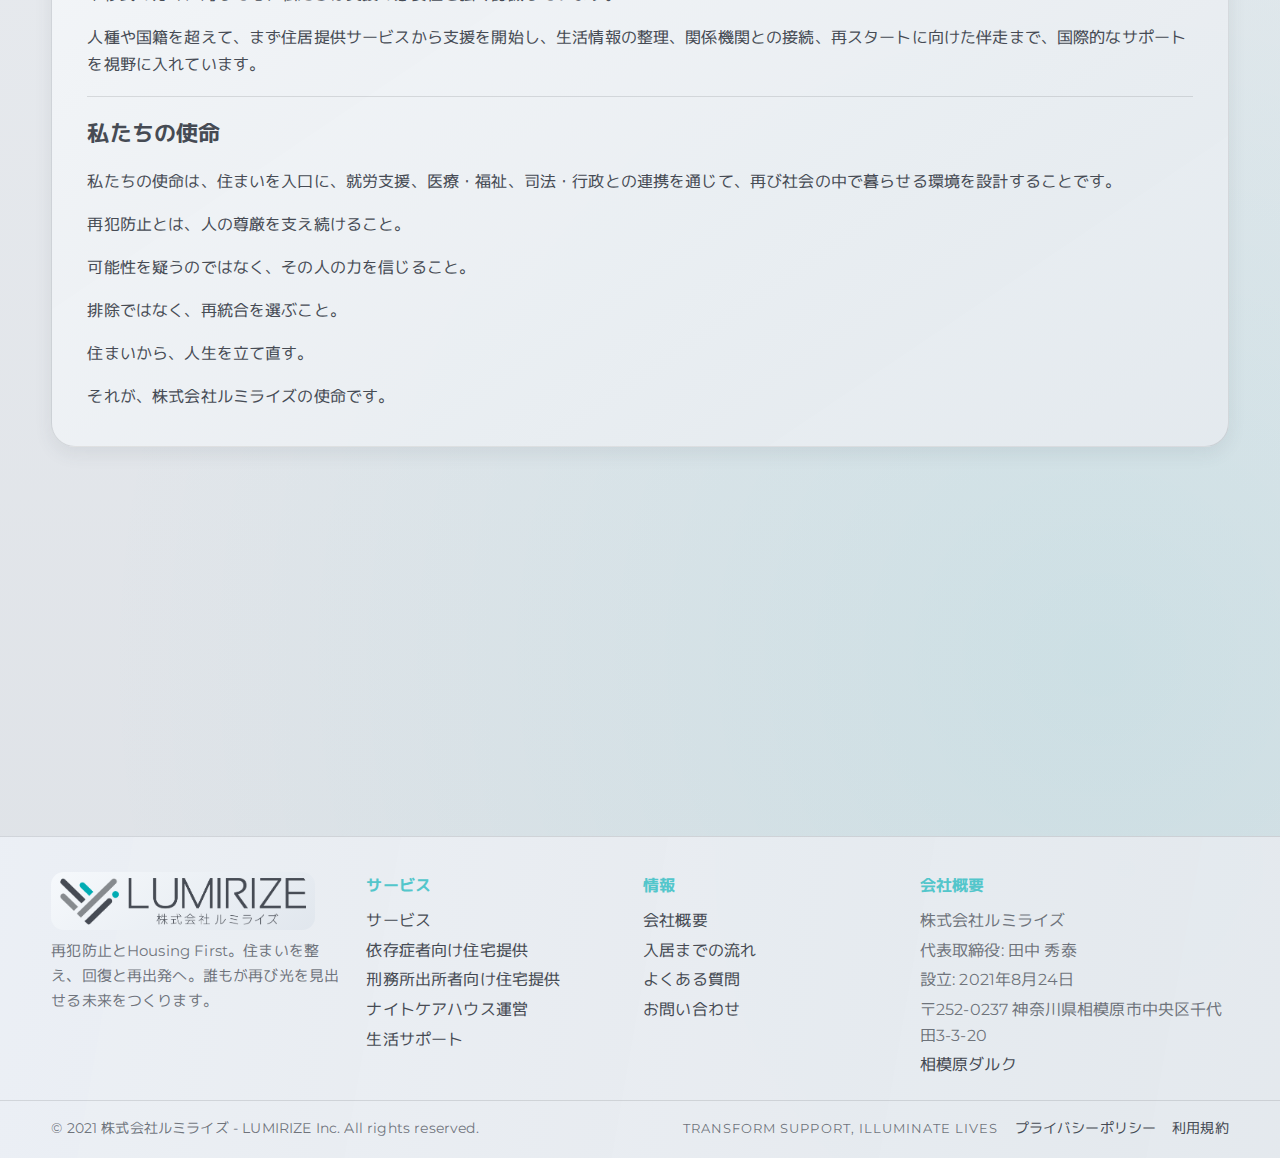
<file: about.html>
<!doctype html>
<html lang="ja" data-theme="bright">
  <head>
    <meta charset="UTF-8" />
    <meta name="viewport" content="width=device-width, initial-scale=1.0" />
    <title>私たちについて | 株式会社ルミライズ</title>
    <meta
      name="description"
      content="株式会社ルミライズの使命、Housing Firstの理念、代表メッセージをご紹介します。"
    />
    <link rel="icon" type="image/png" href="./assets/lumirize-logo-mark.png" />
    <link rel="preconnect" href="https://fonts.googleapis.com" />
    <link rel="preconnect" href="https://fonts.gstatic.com" crossorigin />
    <link
      href="https://fonts.googleapis.com/css2?family=Montserrat:wght@400;500;600;700;800&family=M+PLUS+1p:wght@400;500;700&display=swap"
      rel="stylesheet"
    />
    <link rel="stylesheet" href="./styles.css" />
  </head>
  <body>
    <a class="skip-link" href="#main-content">本文へスキップ</a>

    <header class="site-header" id="site-header">
      <div class="container header-inner">
        <a href="./index.html" class="brand" aria-label="株式会社ルミライズ トップへ">
          <img
            src="./assets/lumirize-logo-mark.png"
            alt=""
            class="brand-mark"
            width="42"
            height="33"
            loading="eager"
            decoding="async"
          />
          <span class="brand-text">
            <strong>株式会社ルミライズ</strong>
            <small>LUMIRIZE Inc.</small>
          </span>
        </a>

        <button
          class="menu-toggle"
          id="menu-toggle"
          type="button"
          aria-label="メニューを開く"
          aria-controls="global-nav"
          aria-expanded="false"
        >
          <span></span>
          <span></span>
          <span></span>
        </button>

        <nav class="global-nav" id="global-nav" aria-label="グローバルナビゲーション">
          <ul>
            <li><a href="./index.html">トップ</a></li>
            <li><a href="./about.html">私たちについて</a></li>
            <li><a href="./stats.html">支援実績</a></li>
            <li><a href="./services.html">サービス</a></li>
            <li><a href="./support.html">支援内容</a></li>
            <li><a href="./process.html">入居までの流れ</a></li>
            <li><a href="./faq.html">FAQ</a></li>
            <li><a href="./contact.html">お問い合わせ</a></li>
          </ul>
          <a class="btn btn-primary btn-nav" href="./contact.html">無料相談を予約</a>
        </nav>
      </div>
    </header>

    <div class="theme-switcher" role="group" aria-label="デザインテーマ切替">
      <button type="button" class="theme-chip" data-theme-option="bright" aria-pressed="true">
        Bright
      </button>
      <button type="button" class="theme-chip" data-theme-option="luxury" aria-pressed="false">
        Luxury
      </button>
    </div>

    <main id="main-content">
      <section class="section about" id="top" aria-labelledby="about-title">
        <div class="container">
          <header class="section-heading reveal">
            <p class="eyebrow">About Us</p>
            <h1 id="about-title">私たちについて</h1>
            <p>
              株式会社ルミライズは、住まいを起点に「立ち直り」と「再出発」を支える住宅提供サービスを展開しています。依存症や刑務所出所後支援の現場で培われた実務知見を生かし、住まいの空白をつくらない支援体制を整えています。
            </p>
            <p>
              一般社団法人相模原ダルクとのナイトケアハウス契約・運営は、現在の当社事業基盤を支える重要な柱です。その強みを土台に、ダルクに入所しない方、または入所できない方にも住居を提供できる点が、私たちの独自性です。
            </p>
          </header>

          <article class="message-card reveal" aria-labelledby="philosophy-title">
            <p class="eyebrow">Corporate Philosophy</p>
            <h2 id="philosophy-title">企業理念</h2>
            <p class="about-tagline">住まいから、人生の再出発を支える</p>
            <p class="message-theme">帰る場所のない人に、「立ち直れ」と言うことはできません。</p>
            <p>
              株式会社ルミライズは、「住まいを整えることこそが再出発の第一歩である」という信念のもと設立されました。
            </p>
            <p>
              刑務所出所後や依存症からの回復の過程にある方々は、しばしば住居の不安定さという大きな壁に直面します。住む場所がなければ就労は続かず、生活が安定しなければ回復も揺らぎます。孤立は不安を生み、その不安が再び過ちへとつながる可能性を高めます。
            </p>
            <p>
              私たちは、再犯防止を罰や管理の強化としてではなく、生活基盤の整備として捉えています。
            </p>

            <hr class="about-divider" />

            <h3>Housing Firstという思想</h3>
            <p>
              ルミライズの理念の中心にあるのは、Housing First（ハウジング・ファースト）の考え方です。
            </p>
            <p>
              それは、回復や更生を条件に住まいを提供するのではなく、まず安定した住環境を確保し、その上で人生の再建を支援するという思想です。
            </p>
            <p>
              住まいは成果への報酬ではありません。人が尊厳を保ち、自らの力を取り戻すための前提条件です。
            </p>

            <hr class="about-divider" />

            <h3>相模原ダルクとの連携と、私たちの立場</h3>
            <p>
              一般社団法人相模原ダルクは、依存症者や刑務所出所者への支援で卓越した実績を持っています。ルミライズは、その経験と現場知を尊重しながら、ナイトケアハウスの契約・運営を通じて支援基盤を築いてきました。
            </p>
            <p>
              ただし私たちは、万人に同じプログラムが適合するわけではないことを前提にしています。希望する方には適切な支援先を紹介しつつ、住居提供や生活基盤の整備は、特定プログラム参加の見返りとしては行いません。
            </p>
            <p>
              むしろ、ダルク等の施設に入所しない方、あるいは入所できない方に対してこそ、住居とやり直しの環境を整える必要があると考えています。
            </p>
            <p>回復の形は一つではありません。支援もまた、多様であるべきです。</p>

            <hr class="about-divider" />

            <h3>支援対象の拡張</h3>
            <p>
              私たちは、依存症や出所後支援にとどまらず、LGBTQ+に関する困難、DV被害、特に母親と子どもの安全確保が必要なケースにも対応領域を広げています。
            </p>
            <p>
              緊急避難先が必要な方に対しては、緊急シェルター運営を含む実務支援を想定し、住まい・安全・生活再建を一体で支える体制づくりを進めています。
            </p>

            <hr class="about-divider" />

            <h3>外国人労働者を含む国際的支援の視点</h3>
            <p>
              日本で働いていても、日本語が十分に話せない、日本の法律や制度がわからない、文化差やストレスで生活が崩れてしまう――そのような外国人労働者や移民の方々に対しても、私たちは支援の必要性を強く認識しています。
            </p>
            <p>
              人種や国籍を超えて、まず住居提供サービスから支援を開始し、生活情報の整理、関係機関との接続、再スタートに向けた伴走まで、国際的なサポートを視野に入れています。
            </p>

            <hr class="about-divider" />

            <h3>私たちの使命</h3>
            <p>
              私たちの使命は、住まいを入口に、就労支援、医療・福祉、司法・行政との連携を通じて、再び社会の中で暮らせる環境を設計することです。
            </p>
            <p>再犯防止とは、人の尊厳を支え続けること。</p>
            <p>可能性を疑うのではなく、その人の力を信じること。</p>
            <p>排除ではなく、再統合を選ぶこと。</p>
            <p>住まいから、人生を立て直す。</p>
            <p>それが、株式会社ルミライズの使命です。</p>
          </article>

          <a class="profile-banner reveal" href="./representative.html">
            <span class="profile-banner-label">代表の経歴とメッセージ</span>
            <strong>代表 田中秀泰の歩みを、率直に記しました</strong>
            <span>誇れることばかりではない過去も含め、支援思想の原点を包み隠さずお伝えします。</span>
          </a>

          <div class="process-cta reveal">
            <p>支援内容やご相談方法は、以下のページから続けてご確認ください。</p>
            <a class="btn btn-secondary" href="./services.html">サービスを見る</a>
            <a class="btn btn-primary" href="./contact.html">相談する</a>
          </div>
        </div>
      </section>
    </main>

    <footer class="site-footer">
      <div class="container footer-grid">
        <section class="footer-brand">
          <h2 class="sr-only">株式会社ルミライズ</h2>
          <img
            src="./assets/lumirize-logo-horizontal.png"
            alt="LUMIRIZE 株式会社ルミライズ ロゴ"
            class="footer-logo"
            width="1286"
            height="245"
            loading="lazy"
            decoding="async"
          />
          <p>再犯防止とHousing First。住まいを整え、回復と再出発へ。誰もが再び光を見出せる未来をつくります。</p>
        </section>
        <section>
          <h3>サービス</h3>
          <ul>
            <li><a href="./services.html">サービス</a></li>
            <li><a href="./services.html">依存症者向け住宅提供</a></li>
            <li><a href="./services.html">刑務所出所者向け住宅提供</a></li>
            <li><a href="./services.html">ナイトケアハウス運営</a></li>
            <li><a href="./support.html">生活サポート</a></li>
          </ul>
        </section>
        <section>
          <h3>情報</h3>
          <ul>
            <li><a href="./about.html">会社概要</a></li>
            <li><a href="./process.html">入居までの流れ</a></li>
            <li><a href="./faq.html">よくある質問</a></li>
            <li><a href="./contact.html">お問い合わせ</a></li>
          </ul>
        </section>
        <section>
          <h3>会社概要</h3>
          <ul>
            <li>株式会社ルミライズ</li>
            <li>代表取締役: 田中 秀泰</li>
            <li>設立: 2021年8月24日</li>
            <li>〒252-0237 神奈川県相模原市中央区千代田3-3-20</li>
            <li>
              <a href="https://sagamihara-darc.com" target="_blank" rel="noopener noreferrer">
                相模原ダルク
              </a>
            </li>
          </ul>
        </section>
      </div>
      <div class="footer-bottom">
        <p>© 2021 株式会社ルミライズ - LUMIRIZE Inc. All rights reserved.</p>
        <div class="footer-bottom-links">
          <span>Transform Support, Illuminate Lives</span>
          <a href="./privacy.html">プライバシーポリシー</a>
          <a href="./terms.html">利用規約</a>
        </div>
      </div>
    </footer>

    <a class="back-to-top" id="back-to-top" href="#top" aria-label="トップへ戻る">↑</a>
    <a class="mobile-consult" href="./contact.html" aria-label="無料相談を予約">無料相談</a>

    <script src="./script.js"></script>
  </body>
</html>
</file>
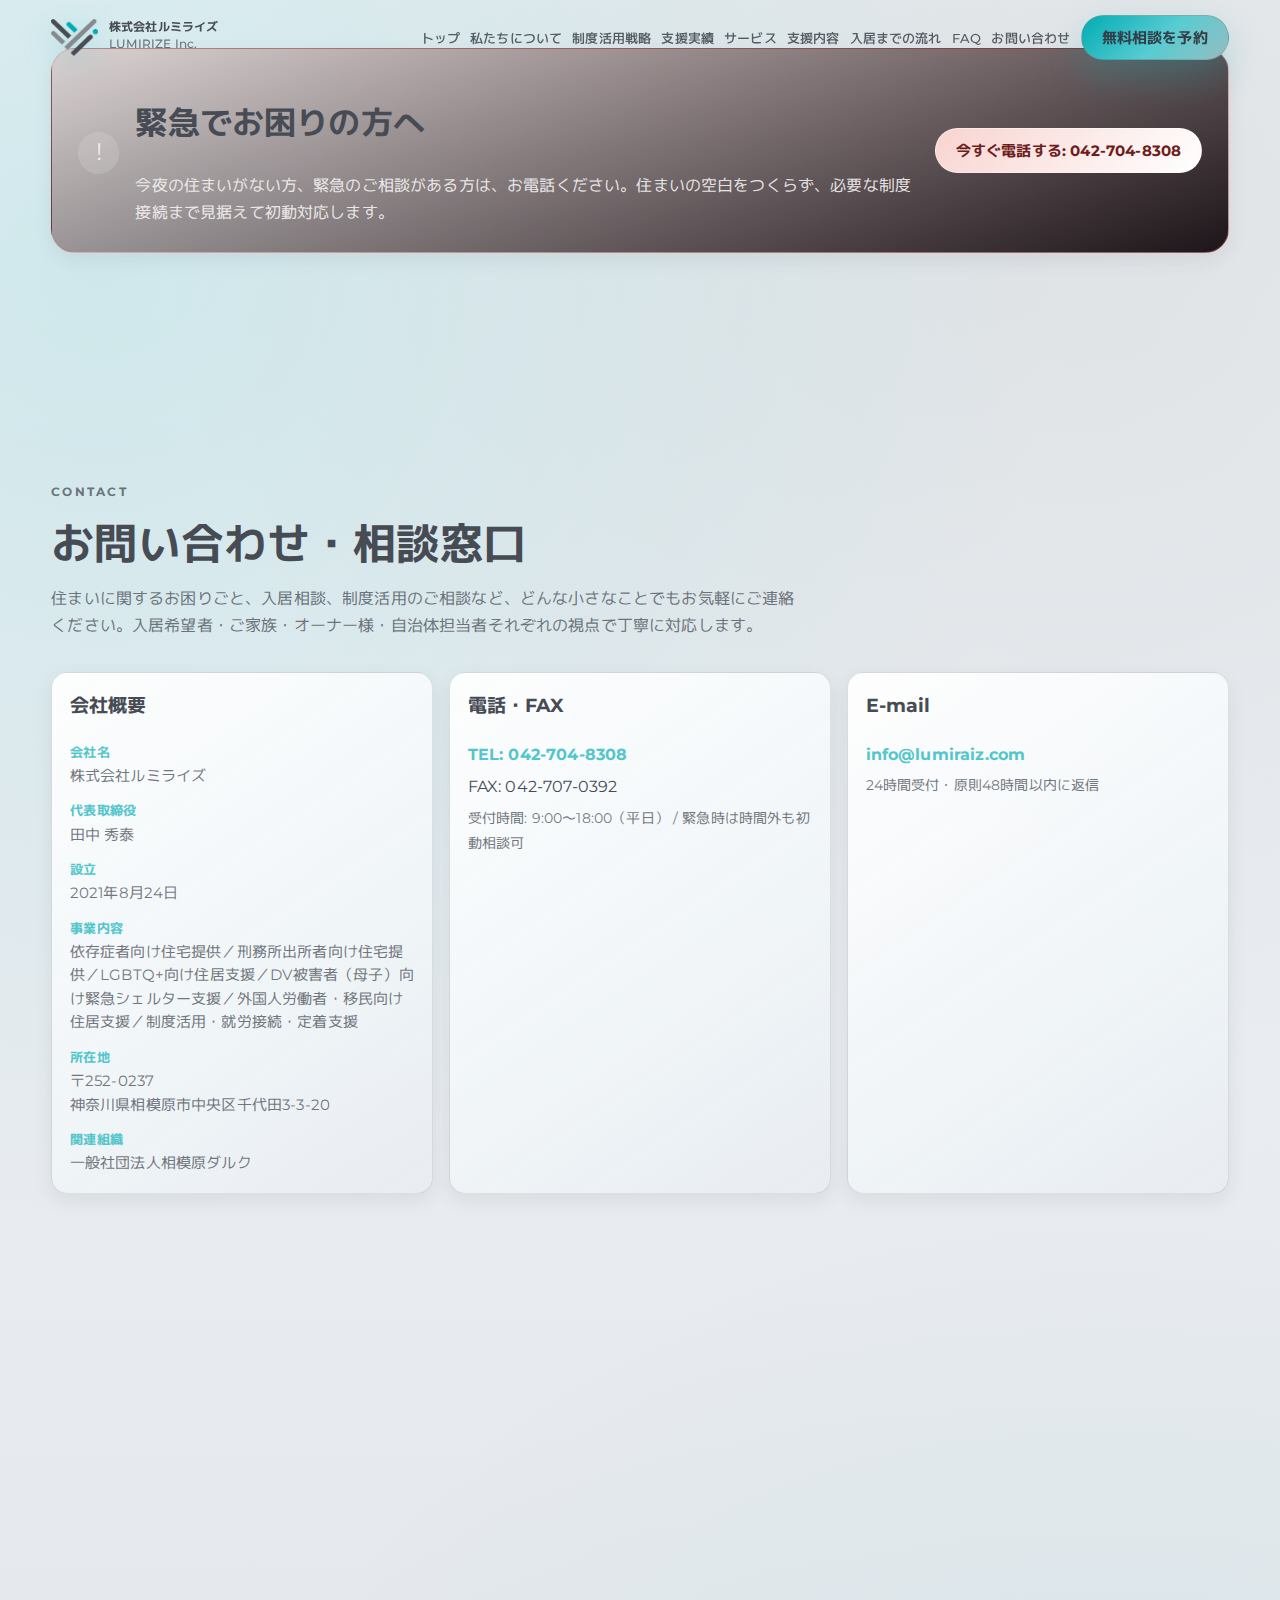
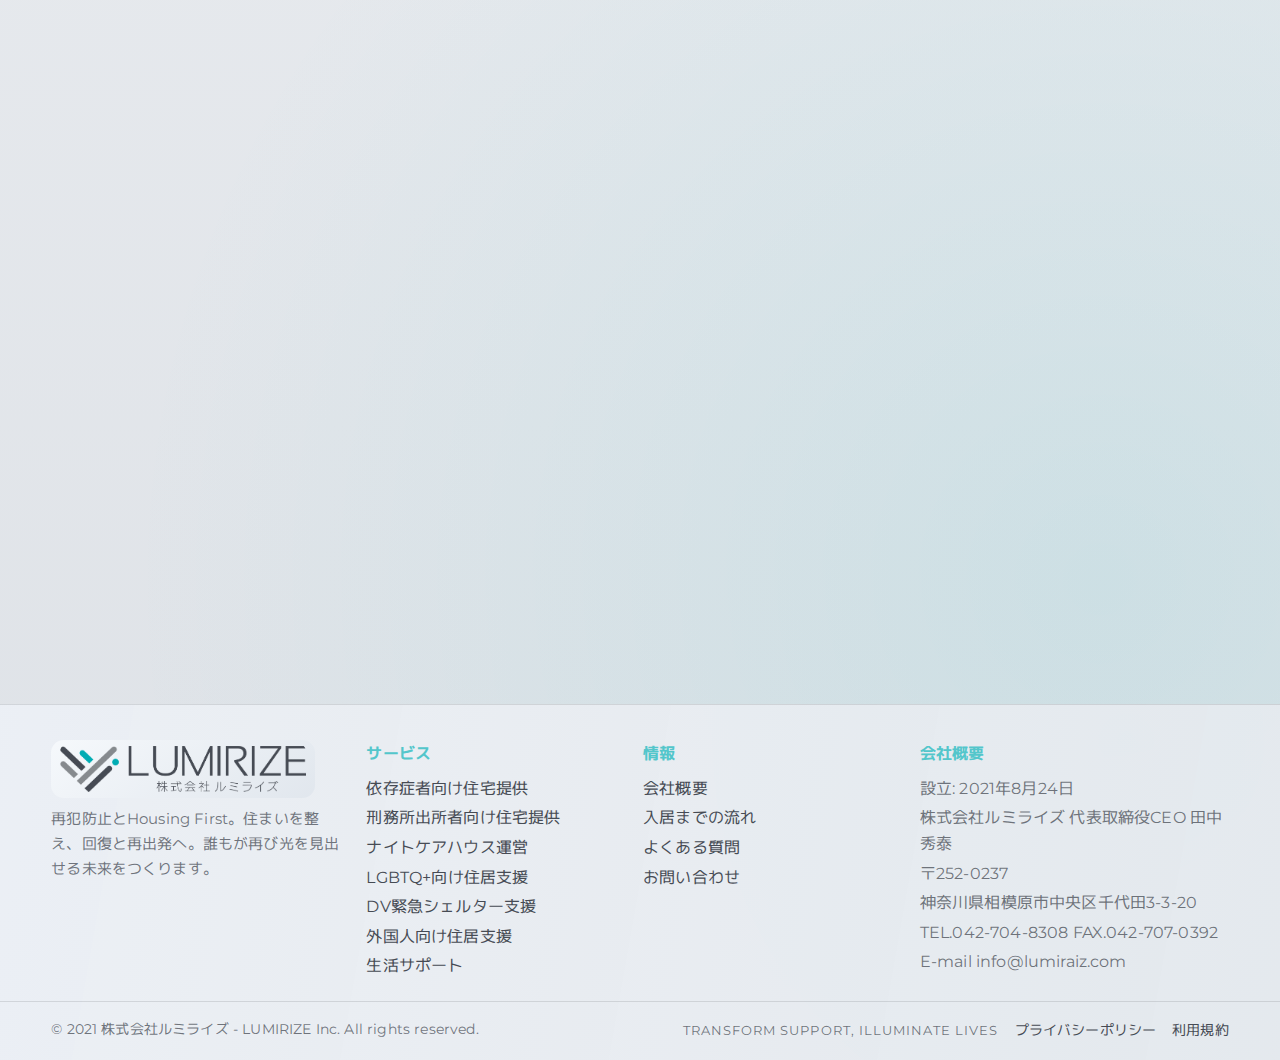
<file: contact.html>
<!doctype html>
<html lang="ja">
  <head>
    <meta charset="UTF-8" />
    <meta name="viewport" content="width=device-width, initial-scale=1.0" />
    <title>お問い合わせ | 株式会社ルミライズ</title>
    <meta
      name="description"
      content="株式会社ルミライズのお問い合わせ窓口。住まい支援、家賃補助制度、就労支援接続、定着支援に関する無料相談を電話・メール・フォームで受け付けています。"
    />
    <meta
      name="keywords"
      content="お問い合わせ,住まい支援,家賃補助,住居確保給付金,就労支援,定着支援,生活困窮者自立支援,ハローワーク,無料相談"
    />
    <link rel="canonical" href="https://lumiraiz.com/contact.html" />
    <meta property="og:type" content="website" />
    <meta property="og:locale" content="ja_JP" />
    <meta property="og:title" content="お問い合わせ | 株式会社ルミライズ" />
    <meta
      property="og:description"
      content="株式会社ルミライズのお問い合わせ窓口。住まい支援、家賃補助制度、就労支援接続、定着支援に関する無料相談を電話・メール・フォームで受け付けています。"
    />
    <meta property="og:url" content="https://lumiraiz.com/contact.html" />
    <meta property="og:image" content="https://lumiraiz.com/assets/lumirize-logo-horizontal.png" />
    <meta name="twitter:card" content="summary_large_image" />
    <meta name="twitter:title" content="お問い合わせ | 株式会社ルミライズ" />
    <meta
      name="twitter:description"
      content="株式会社ルミライズのお問い合わせ窓口。住まい支援、家賃補助制度、就労支援接続、定着支援に関する無料相談を電話・メール・フォームで受け付けています。"
    />
    <meta name="twitter:image" content="https://lumiraiz.com/assets/lumirize-logo-horizontal.png" />
    <link rel="icon" type="image/png" href="./assets/lumirize-logo-mark.png" />
    <link rel="preconnect" href="https://fonts.googleapis.com" />
    <link rel="preconnect" href="https://fonts.gstatic.com" crossorigin />
    <link
      href="https://fonts.googleapis.com/css2?family=Montserrat:wght@400;500;600;700;800&family=M+PLUS+1p:wght@400;500;700&display=swap"
      rel="stylesheet"
    />
    <link rel="stylesheet" href="./styles.css" />
  </head>
  <body>
    <a class="skip-link" href="#main-content">本文へスキップ</a>

    <header class="site-header" id="site-header">
      <div class="container header-inner">
        <a href="./index.html" class="brand" aria-label="株式会社ルミライズ トップへ">
          <img
            src="./assets/lumirize-logo-mark.png"
            alt=""
            class="brand-mark"
            width="42"
            height="33"
            loading="eager"
            decoding="async"
          />
          <span class="brand-text">
            <strong>株式会社ルミライズ</strong>
            <small>LUMIRIZE Inc.</small>
          </span>
        </a>

        <button
          class="menu-toggle"
          id="menu-toggle"
          type="button"
          aria-label="メニューを開く"
          aria-controls="global-nav"
          aria-expanded="false"
        >
          <span></span>
          <span></span>
          <span></span>
        </button>

        <nav class="global-nav" id="global-nav" aria-label="グローバルナビゲーション">
          <ul>
            <li><a href="./index.html">トップ</a></li>
            <li><a href="./about.html">私たちについて</a></li>
            <li><a href="./index.html#policy-strategy">制度活用戦略</a></li>
            <li><a href="./stats.html">支援実績</a></li>
            <li><a href="./services.html">サービス</a></li>
            <li><a href="./support.html">支援内容</a></li>
            <li><a href="./process.html">入居までの流れ</a></li>
            <li><a href="./faq.html">FAQ</a></li>
            <li><a href="./contact.html">お問い合わせ</a></li>
          </ul>
          <a class="btn btn-primary btn-nav" href="./contact.html">無料相談を予約</a>
        </nav>
      </div>
    </header>

    <main id="main-content">
      <section class="section emergency" id="top" aria-labelledby="emergency-title">
        <div class="container emergency-inner reveal">
          <p class="alert-icon" aria-hidden="true">!</p>
          <div>
            <h1 id="emergency-title">緊急でお困りの方へ</h1>
            <p>今夜の住まいがない方、緊急のご相談がある方は、お電話ください。住まいの空白をつくらず、必要な制度接続まで見据えて初動対応します。</p>
          </div>
          <a class="btn btn-emergency" href="tel:0427048308">今すぐ電話する: 042-704-8308</a>
        </div>
      </section>

      <section class="section contact" id="contact" aria-labelledby="contact-title">
        <div class="container">
          <header class="section-heading reveal">
            <p class="eyebrow">Contact</p>
            <h2 id="contact-title">お問い合わせ・相談窓口</h2>
            <p>
              住まいに関するお困りごと、入居相談、制度活用のご相談など、どんな小さなことでもお気軽にご連絡ください。入居希望者・ご家族・オーナー様・自治体担当者それぞれの視点で丁寧に対応します。
            </p>
          </header>

          <div class="contact-grid reveal">
            <article class="contact-card">
              <h3>会社概要</h3>
              <dl class="company-meta">
                <div>
                  <dt>会社名</dt>
                  <dd>株式会社ルミライズ</dd>
                </div>
                <div>
                  <dt>代表取締役</dt>
                  <dd>田中 秀泰</dd>
                </div>
                <div>
                  <dt>設立</dt>
                  <dd>2021年8月24日</dd>
                </div>
                <div>
                  <dt>事業内容</dt>
                  <dd>
                    依存症者向け住宅提供／刑務所出所者向け住宅提供／LGBTQ+向け住居支援／DV被害者（母子）向け緊急シェルター支援／外国人労働者・移民向け住居支援／制度活用・就労接続・定着支援
                  </dd>
                </div>
                <div>
                  <dt>所在地</dt>
                  <dd>〒252-0237<br />神奈川県相模原市中央区千代田3-3-20</dd>
                </div>
                <div>
                  <dt>関連組織</dt>
                  <dd>一般社団法人相模原ダルク</dd>
                </div>
              </dl>
            </article>
            <article class="contact-card">
              <h3>電話・FAX</h3>
              <p><a href="tel:0427048308">TEL: 042-704-8308</a></p>
              <p>FAX: 042-707-0392</p>
              <p class="muted">受付時間: 9:00〜18:00（平日） / 緊急時は時間外も初動相談可</p>
            </article>
            <article class="contact-card">
              <h3>E-mail</h3>
              <p><a href="mailto:info@lumiraiz.com">info@lumiraiz.com</a></p>
              <p class="muted">24時間受付・原則48時間以内に返信</p>
            </article>
          </div>

          <div class="contact-form-wrap reveal">
            <h3>お問い合わせフォーム</h3>
            <p>以下のフォームからもお問い合わせいただけます。制度支援が受けられる安心設計を前提に、内容を確認次第ご連絡いたします。</p>

            <form id="contact-form" method="post" action="https://formsubmit.co/ajax/info@lumiraiz.com" novalidate>
              <input type="hidden" name="_subject" value="【株式会社ルミライズ】お問い合わせ" />
              <input type="hidden" name="_template" value="table" />
              <input type="hidden" name="_captcha" value="false" />
              <input type="text" name="_honey" tabindex="-1" autocomplete="off" class="sr-only" aria-hidden="true" />
              <div class="form-row">
                <label for="name">お名前 <span aria-hidden="true">必須</span></label>
                <input id="name" name="name" type="text" required />
              </div>
              <div class="form-row">
                <label for="email">メールアドレス <span aria-hidden="true">必須</span></label>
                <input id="email" name="email" type="email" required />
              </div>
              <div class="form-row">
                <label for="phone">電話番号 <span class="optional">任意</span></label>
                <input id="phone" name="phone" type="tel" />
              </div>
              <div class="form-row">
                <label for="topic">お問い合わせ種別 <span aria-hidden="true">必須</span></label>
                <select id="topic" name="topic" required>
                  <option value="">選択してください</option>
                  <option value="住まい支援・入居相談">住まい支援・入居相談</option>
                  <option value="家賃補助・制度活用相談">家賃補助・制度活用相談</option>
                  <option value="就労支援接続相談">就労支援接続相談</option>
                  <option value="3ヶ月・6ヶ月定着支援相談">3ヶ月・6ヶ月定着支援相談</option>
                  <option value="依存症者向け住宅について">依存症者向け住宅について</option>
                  <option value="刑務所出所者向け住宅について">刑務所出所者向け住宅について</option>
                  <option value="LGBTQ+向け住居支援について">LGBTQ+向け住居支援について</option>
                  <option value="DV被害者向け緊急シェルター支援について">DV被害者向け緊急シェルター支援について</option>
                  <option value="外国人労働者・移民向け住居支援について">外国人労働者・移民向け住居支援について</option>
                  <option value="家族・オーナー・自治体向け連携相談">家族・オーナー・自治体向け連携相談</option>
                  <option value="ナイトケアハウスについて">ナイトケアハウスについて</option>
                  <option value="その他">その他</option>
                </select>
              </div>
              <div class="form-row">
                <label for="message">お問い合わせ内容 <span aria-hidden="true">必須</span></label>
                <textarea id="message" name="message" rows="6" required></textarea>
              </div>
              <div class="form-row checkbox-row">
                <input id="privacy" name="privacy" type="checkbox" required />
                <label for="privacy">
                  個人情報の取り扱いに同意する <span aria-hidden="true">必須</span>
                </label>
              </div>

              <button class="btn btn-primary" type="submit">送信して相談する</button>
              <p class="form-note">※送信に失敗した場合は、メールアプリ起動による送信導線をご案内します。</p>
              <p class="form-status" id="form-status" role="status" aria-live="polite"></p>
            </form>
          </div>
        </div>
      </section>
    </main>

    <footer class="site-footer">
      <div class="container footer-grid">
        <section class="footer-brand">
          <h2 class="sr-only">株式会社ルミライズ</h2>
          <img
            src="./assets/lumirize-logo-horizontal.png"
            alt="LUMIRIZE 株式会社ルミライズ ロゴ"
            class="footer-logo"
            width="1286"
            height="245"
            loading="lazy"
            decoding="async"
          />
          <p>再犯防止とHousing First。住まいを整え、回復と再出発へ。誰もが再び光を見出せる未来をつくります。</p>
        </section>
        <section>
          <h3>サービス</h3>
          <ul>
            <li><a href="./services.html">依存症者向け住宅提供</a></li>
            <li><a href="./services.html">刑務所出所者向け住宅提供</a></li>
            <li><a href="./services.html">ナイトケアハウス運営</a></li>
            <li><a href="./services.html">LGBTQ+向け住居支援</a></li>
            <li><a href="./services.html">DV緊急シェルター支援</a></li>
            <li><a href="./services.html">外国人向け住居支援</a></li>
            <li><a href="./support.html">生活サポート</a></li>
          </ul>
        </section>
        <section>
          <h3>情報</h3>
          <ul>
            <li><a href="./about.html">会社概要</a></li>
            <li><a href="./process.html">入居までの流れ</a></li>
            <li><a href="./faq.html">よくある質問</a></li>
            <li><a href="./contact.html">お問い合わせ</a></li>
          </ul>
        </section>
        <section>
          <h3>会社概要</h3>
          <ul>
            <li>設立: 2021年8月24日</li>
            <li>株式会社ルミライズ 代表取締役CEO 田中 秀泰</li>
            <li>〒252-0237</li>
            <li>神奈川県相模原市中央区千代田3-3-20</li>
            <li>TEL.042-704-8308 FAX.042-707-0392</li>
            <li>E-mail info@lumiraiz.com</li>
          </ul>
        </section>
      </div>
      <div class="footer-bottom">
        <p>© 2021 株式会社ルミライズ - LUMIRIZE Inc. All rights reserved.</p>
        <div class="footer-bottom-links">
          <span>Transform Support, Illuminate Lives</span>
          <a href="./privacy.html">プライバシーポリシー</a>
          <a href="./terms.html">利用規約</a>
        </div>
      </div>
    </footer>

    <a class="back-to-top" id="back-to-top" href="#top" aria-label="トップへ戻る">↑</a>
    <a class="mobile-consult" href="./contact.html" aria-label="無料相談を予約">無料相談</a>

    <script src="./script.js"></script>
  </body>
</html>
</file>
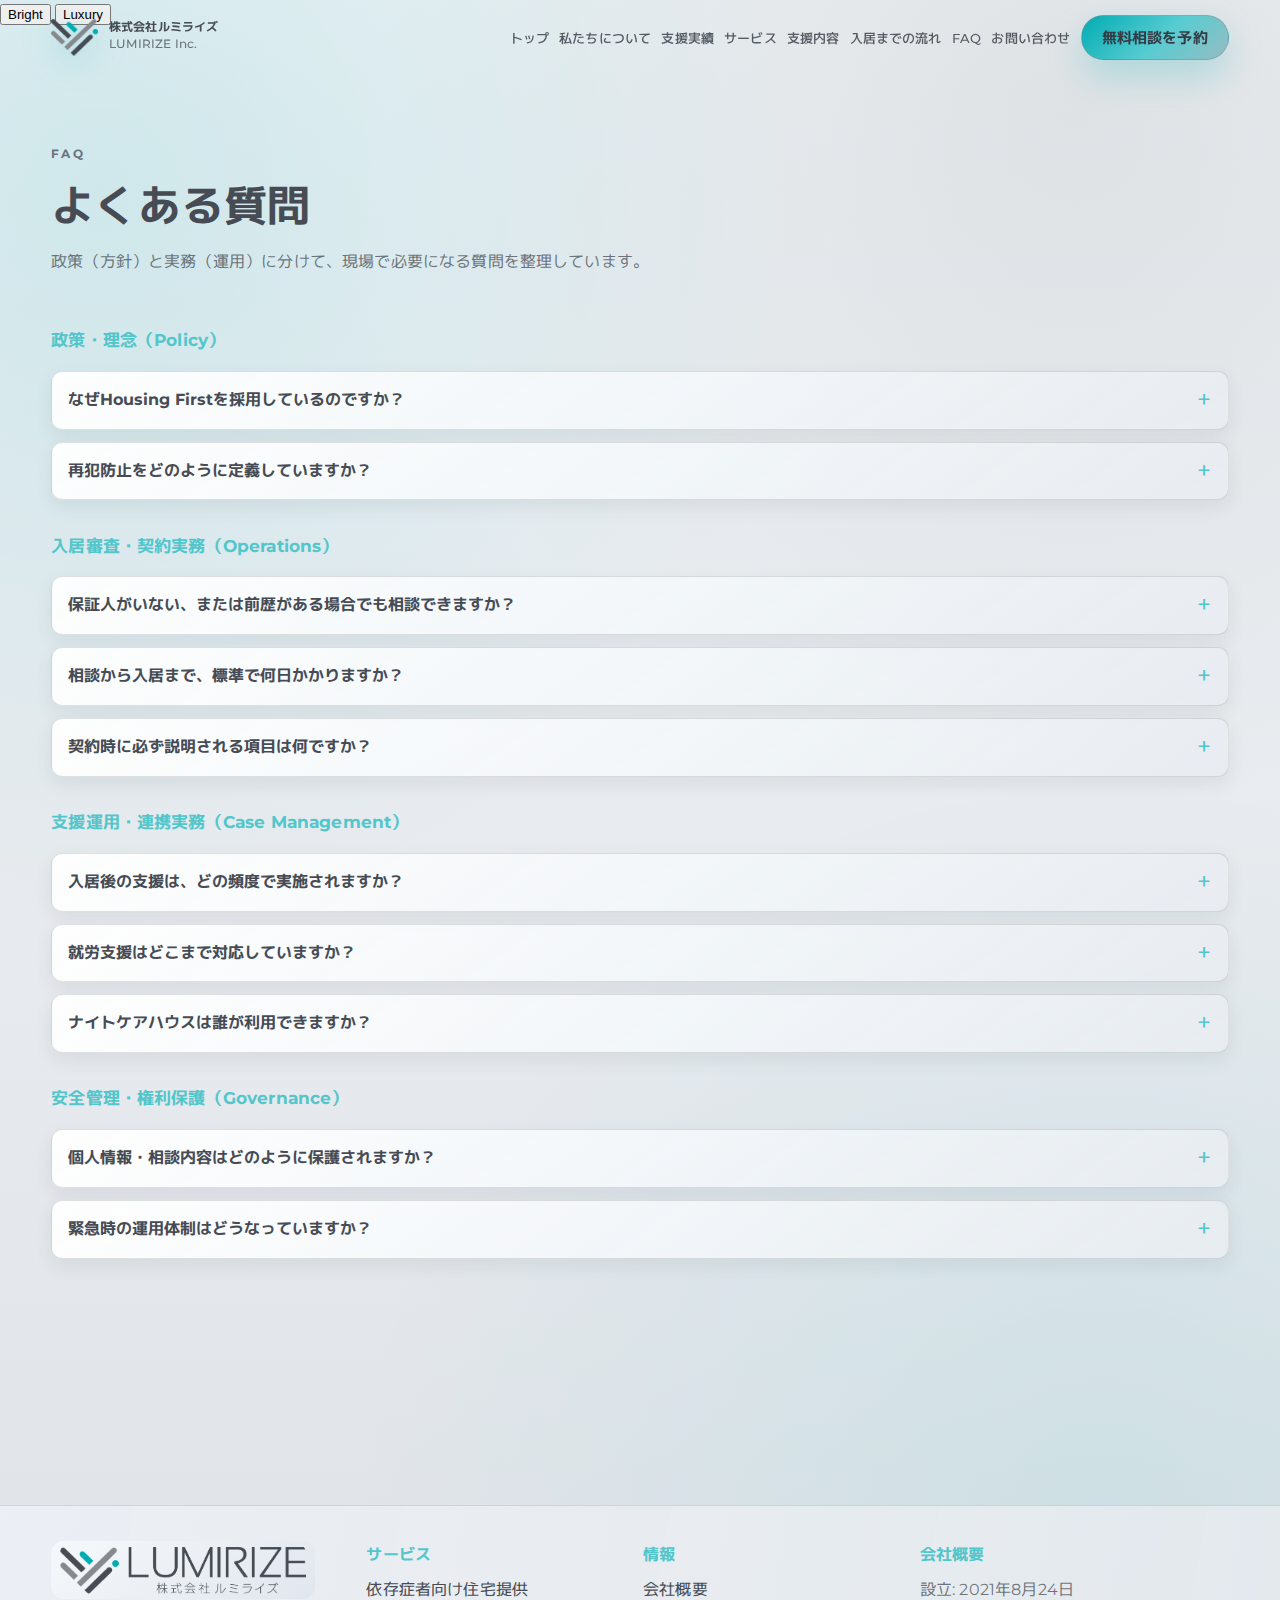
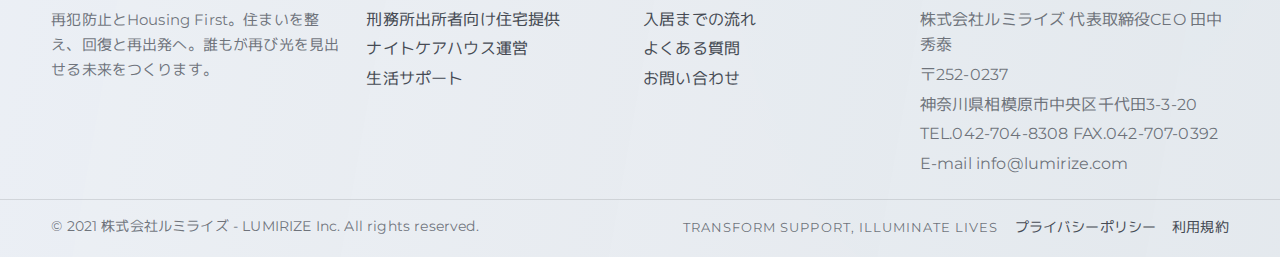
<file: faq.html>
<!doctype html>
<html lang="ja" data-theme="bright">
  <head>
    <meta charset="UTF-8" />
    <meta name="viewport" content="width=device-width, initial-scale=1.0" />
    <title>FAQ | 株式会社ルミライズ</title>
    <meta
      name="description"
      content="株式会社ルミライズのFAQ。政策・理念、入居審査、支援運用、安全管理に関する質問を掲載しています。"
    />
    <link rel="icon" type="image/png" href="./assets/lumirize-logo-mark.png" />
    <link rel="preconnect" href="https://fonts.googleapis.com" />
    <link rel="preconnect" href="https://fonts.gstatic.com" crossorigin />
    <link
      href="https://fonts.googleapis.com/css2?family=Montserrat:wght@400;500;600;700;800&family=M+PLUS+1p:wght@400;500;700&display=swap"
      rel="stylesheet"
    />
    <link rel="stylesheet" href="./styles.css" />
  </head>
  <body>
    <a class="skip-link" href="#main-content">本文へスキップ</a>

    <header class="site-header" id="site-header">
      <div class="container header-inner">
        <a href="./index.html" class="brand" aria-label="株式会社ルミライズ トップへ">
          <img
            src="./assets/lumirize-logo-mark.png"
            alt=""
            class="brand-mark"
            width="42"
            height="33"
            loading="eager"
            decoding="async"
          />
          <span class="brand-text">
            <strong>株式会社ルミライズ</strong>
            <small>LUMIRIZE Inc.</small>
          </span>
        </a>

        <button
          class="menu-toggle"
          id="menu-toggle"
          type="button"
          aria-label="メニューを開く"
          aria-controls="global-nav"
          aria-expanded="false"
        >
          <span></span>
          <span></span>
          <span></span>
        </button>

        <nav class="global-nav" id="global-nav" aria-label="グローバルナビゲーション">
          <ul>
            <li><a href="./index.html">トップ</a></li>
            <li><a href="./about.html">私たちについて</a></li>
            <li><a href="./stats.html">支援実績</a></li>
            <li><a href="./services.html">サービス</a></li>
            <li><a href="./support.html">支援内容</a></li>
            <li><a href="./process.html">入居までの流れ</a></li>
            <li><a href="./faq.html">FAQ</a></li>
            <li><a href="./contact.html">お問い合わせ</a></li>
          </ul>
          <a class="btn btn-primary btn-nav" href="./contact.html">無料相談を予約</a>
        </nav>
      </div>
    </header>

    <div class="theme-switcher" role="group" aria-label="デザインテーマ切替">
      <button type="button" class="theme-chip" data-theme-option="bright" aria-pressed="true">
        Bright
      </button>
      <button type="button" class="theme-chip" data-theme-option="luxury" aria-pressed="false">
        Luxury
      </button>
    </div>

    <main id="main-content">
      <section class="section faq" id="top" aria-labelledby="faq-title">
        <div class="container">
          <header class="section-heading reveal">
            <p class="eyebrow">FAQ</p>
            <h1 id="faq-title">よくある質問</h1>
            <p>政策（方針）と実務（運用）に分けて、現場で必要になる質問を整理しています。</p>
          </header>

          <div class="faq-wrapper reveal" role="list">
            <h2 class="faq-category-title">政策・理念（Policy）</h2>
            <article class="faq-item" role="listitem">
              <button class="faq-question" aria-expanded="false">
                <span>なぜHousing Firstを採用しているのですか？</span><span class="faq-plus">＋</span>
              </button>
              <div class="faq-answer">
                <p>
                  住まいの不安定さは、就労継続・治療継続・地域生活の継続を妨げ、再犯や再発のリスクを高めるためです。まず住まいを確保し、その上で生活再建を進めることが、最も実効性の高い支援だと考えています。
                </p>
              </div>
            </article>
            <article class="faq-item" role="listitem">
              <button class="faq-question" aria-expanded="false">
                <span>再犯防止をどのように定義していますか？</span><span class="faq-plus">＋</span>
              </button>
              <div class="faq-answer">
                <p>
                  罰の強化だけではなく、住まい・支援・人間関係を整える環境整備として定義しています。本人の尊厳を守り、孤立を防ぎ、社会参加を継続できる状態を重視します。
                </p>
              </div>
            </article>

            <h2 class="faq-category-title">入居審査・契約実務（Operations）</h2>
            <article class="faq-item" role="listitem">
              <button class="faq-question" aria-expanded="false">
                <span>保証人がいない、または前歴がある場合でも相談できますか？</span><span class="faq-plus">＋</span>
              </button>
              <div class="faq-answer">
                <p>
                  はい、相談可能です。保証会社の利用、関係機関との連携、必要書類の補完など、個別事情に応じて実務的な解決策を検討します。
                </p>
              </div>
            </article>
            <article class="faq-item" role="listitem">
              <button class="faq-question" aria-expanded="false">
                <span>相談から入居まで、標準で何日かかりますか？</span><span class="faq-plus">＋</span>
              </button>
              <div class="faq-answer">
                <p>通常は3〜7営業日が目安です。緊急性が高い場合は優先対応し、暫定的な住まい確保を検討します。</p>
              </div>
            </article>
            <article class="faq-item" role="listitem">
              <button class="faq-question" aria-expanded="false">
                <span>契約時に必ず説明される項目は何ですか？</span><span class="faq-plus">＋</span>
              </button>
              <div class="faq-answer">
                <p>家賃・初期費用・更新条件・生活ルール・緊急連絡体制・個人情報の取り扱いを、書面で明確に説明します。</p>
              </div>
            </article>

            <h2 class="faq-category-title">支援運用・連携実務（Case Management）</h2>
            <article class="faq-item" role="listitem">
              <button class="faq-question" aria-expanded="false">
                <span>入居後の支援は、どの頻度で実施されますか？</span><span class="faq-plus">＋</span>
              </button>
              <div class="faq-answer">
                <p>
                  定期面談を基本とし、状況に応じて訪問・電話・関係機関連携を組み合わせます。支援頻度は固定ではなく、安定度に応じて調整します。
                </p>
              </div>
            </article>
            <article class="faq-item" role="listitem">
              <button class="faq-question" aria-expanded="false">
                <span>就労支援はどこまで対応していますか？</span><span class="faq-plus">＋</span>
              </button>
              <div class="faq-answer">
                <p>
                  就労支援機関の紹介、応募準備、面接調整、就労後フォローまで対応します。就労開始をゴールにせず、定着まで伴走します。
                </p>
              </div>
            </article>
            <article class="faq-item" role="listitem">
              <button class="faq-question" aria-expanded="false">
                <span>ナイトケアハウスは誰が利用できますか？</span><span class="faq-plus">＋</span>
              </button>
              <div class="faq-answer">
                <p>
                  ナイトケアハウスは相模原ダルク利用者向けの運用です。その他の住宅提供サービスは、依存症者・出所者等の住居ニーズに対応しています。
                </p>
              </div>
            </article>

            <h2 class="faq-category-title">安全管理・権利保護（Governance）</h2>
            <article class="faq-item" role="listitem">
              <button class="faq-question" aria-expanded="false">
                <span>個人情報・相談内容はどのように保護されますか？</span><span class="faq-plus">＋</span>
              </button>
              <div class="faq-answer">
                <p>
                  相談記録・入居情報は厳格に管理し、本人同意のない第三者提供は行いません。連携時も共有目的と範囲を説明し、同意を確認します。
                </p>
              </div>
            </article>
            <article class="faq-item" role="listitem">
              <button class="faq-question" aria-expanded="false">
                <span>緊急時の運用体制はどうなっていますか？</span><span class="faq-plus">＋</span>
              </button>
              <div class="faq-answer">
                <p>
                  24時間緊急連絡体制を整え、危機時は安全確保を最優先に初動対応します。必要に応じて医療・警察・福祉機関へ連絡し、事後フォローまで一貫して実施します。
                </p>
              </div>
            </article>
          </div>

          <div class="faq-cta reveal">
            <p>その他のご質問や詳しい内容は、お気軽にお問い合わせください。</p>
            <a href="./contact.html" class="btn btn-secondary">お問い合わせ</a>
          </div>
        </div>
      </section>
    </main>

    <footer class="site-footer">
      <div class="container footer-grid">
        <section class="footer-brand">
          <h2 class="sr-only">株式会社ルミライズ</h2>
          <img
            src="./assets/lumirize-logo-horizontal.png"
            alt="LUMIRIZE 株式会社ルミライズ ロゴ"
            class="footer-logo"
            width="1286"
            height="245"
            loading="lazy"
            decoding="async"
          />
          <p>再犯防止とHousing First。住まいを整え、回復と再出発へ。誰もが再び光を見出せる未来をつくります。</p>
        </section>
        <section>
          <h3>サービス</h3>
          <ul>
            <li><a href="./services.html">依存症者向け住宅提供</a></li>
            <li><a href="./services.html">刑務所出所者向け住宅提供</a></li>
            <li><a href="./services.html">ナイトケアハウス運営</a></li>
            <li><a href="./support.html">生活サポート</a></li>
          </ul>
        </section>
        <section>
          <h3>情報</h3>
          <ul>
            <li><a href="./about.html">会社概要</a></li>
            <li><a href="./process.html">入居までの流れ</a></li>
            <li><a href="./faq.html">よくある質問</a></li>
            <li><a href="./contact.html">お問い合わせ</a></li>
          </ul>
        </section>
        <section>
          <h3>会社概要</h3>
          <ul>
            <li>設立: 2021年8月24日</li>
            <li>株式会社ルミライズ 代表取締役CEO 田中 秀泰</li>
            <li>〒252-0237</li>
            <li>神奈川県相模原市中央区千代田3-3-20</li>
            <li>TEL.042-704-8308 FAX.042-707-0392</li>
            <li>E-mail info@lumirize.com</li>
          </ul>
        </section>
      </div>
      <div class="footer-bottom">
        <p>© 2021 株式会社ルミライズ - LUMIRIZE Inc. All rights reserved.</p>
        <div class="footer-bottom-links">
          <span>Transform Support, Illuminate Lives</span>
          <a href="./privacy.html">プライバシーポリシー</a>
          <a href="./terms.html">利用規約</a>
        </div>
      </div>
    </footer>

    <a class="back-to-top" id="back-to-top" href="#top" aria-label="トップへ戻る">↑</a>
    <a class="mobile-consult" href="./contact.html" aria-label="無料相談を予約">無料相談</a>

    <script src="./script.js"></script>
  </body>
</html>
</file>
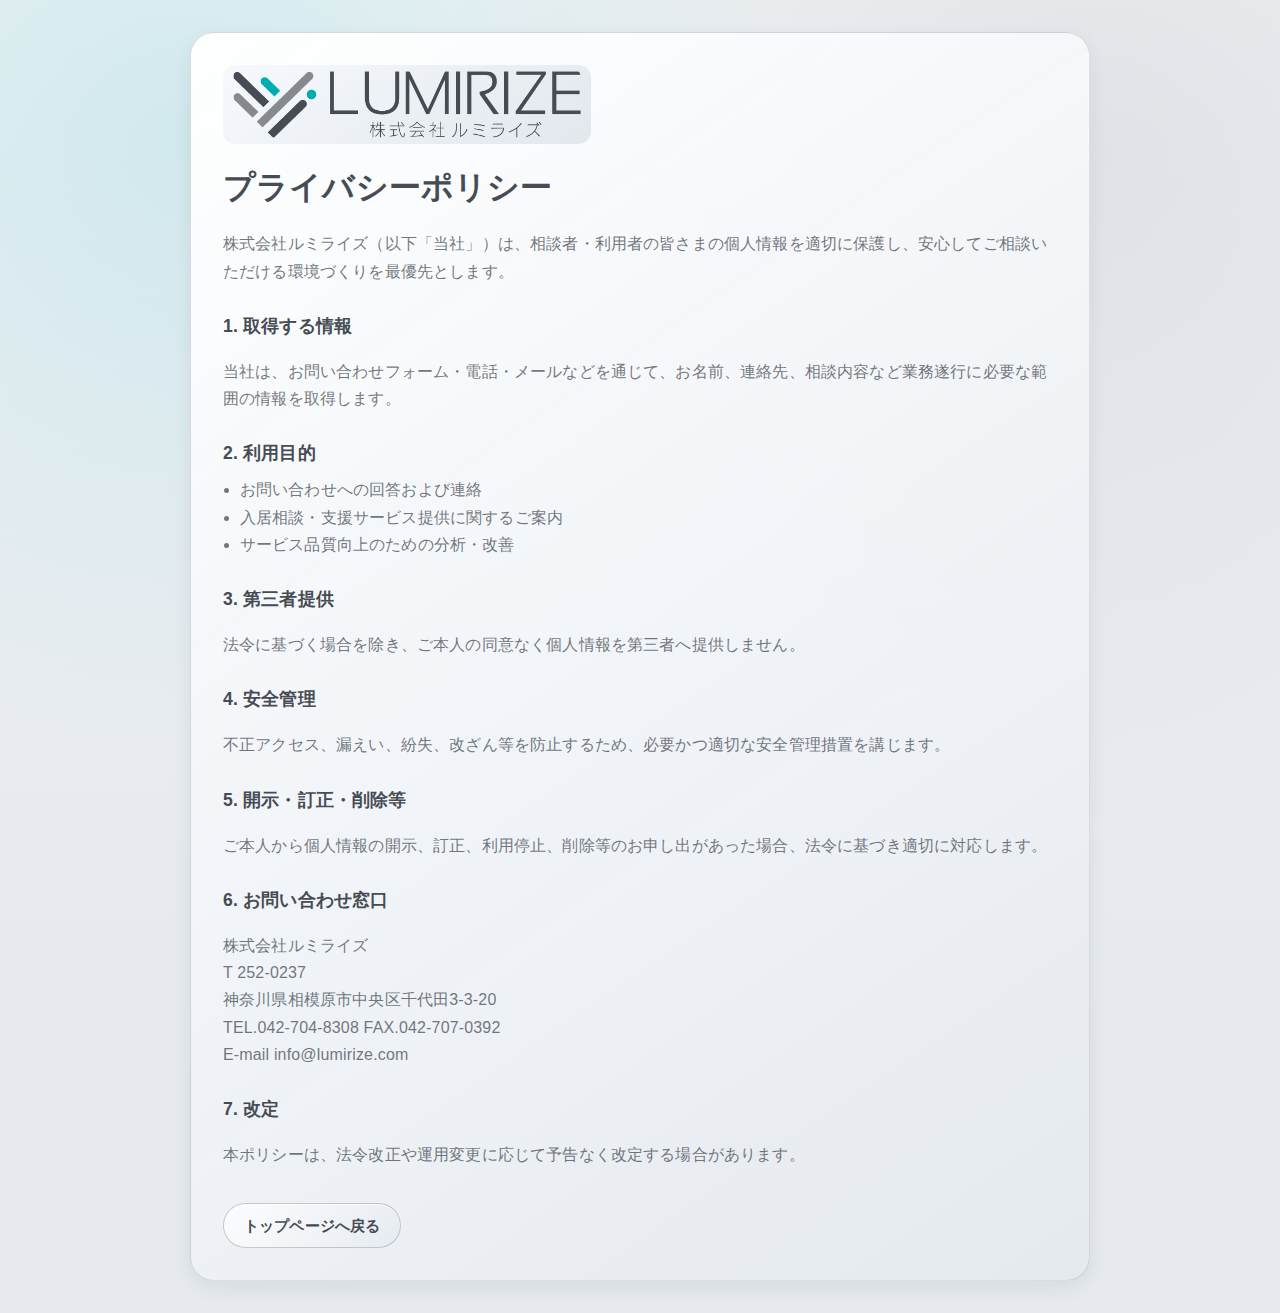
<file: privacy.html>
<!doctype html>
<html lang="ja">
  <head>
    <meta charset="UTF-8" />
    <meta name="viewport" content="width=device-width, initial-scale=1.0" />
    <title>プライバシーポリシー | 株式会社ルミライズ</title>
    <meta name="description" content="株式会社ルミライズのプライバシーポリシーです。" />
    <link rel="icon" type="image/png" href="./assets/lumirize-logo-mark.png" />
    <link rel="stylesheet" href="./styles.css" />
  </head>
  <body class="legal-page">
    <main class="legal-wrap">
      <img
        src="./assets/lumirize-logo-horizontal.png"
        alt="LUMIRIZE 株式会社ルミライズ ロゴ"
        class="legal-logo"
        width="1286"
        height="245"
        loading="eager"
        decoding="async"
      />
      <h1>プライバシーポリシー</h1>
      <p>
        株式会社ルミライズ（以下「当社」）は、相談者・利用者の皆さまの個人情報を適切に保護し、安心してご相談いただける環境づくりを最優先とします。
      </p>

      <h2>1. 取得する情報</h2>
      <p>
        当社は、お問い合わせフォーム・電話・メールなどを通じて、お名前、連絡先、相談内容など業務遂行に必要な範囲の情報を取得します。
      </p>

      <h2>2. 利用目的</h2>
      <ul>
        <li>お問い合わせへの回答および連絡</li>
        <li>入居相談・支援サービス提供に関するご案内</li>
        <li>サービス品質向上のための分析・改善</li>
      </ul>

      <h2>3. 第三者提供</h2>
      <p>
        法令に基づく場合を除き、ご本人の同意なく個人情報を第三者へ提供しません。
      </p>

      <h2>4. 安全管理</h2>
      <p>
        不正アクセス、漏えい、紛失、改ざん等を防止するため、必要かつ適切な安全管理措置を講じます。
      </p>

      <h2>5. 開示・訂正・削除等</h2>
      <p>
        ご本人から個人情報の開示、訂正、利用停止、削除等のお申し出があった場合、法令に基づき適切に対応します。
      </p>

      <h2>6. お問い合わせ窓口</h2>
      <p>
        株式会社ルミライズ<br />
        T 252-0237<br />
        神奈川県相模原市中央区千代田3-3-20<br />
        TEL.042-704-8308 FAX.042-707-0392<br />
        E-mail info@lumirize.com
      </p>

      <h2>7. 改定</h2>
      <p>本ポリシーは、法令改正や運用変更に応じて予告なく改定する場合があります。</p>

      <a class="btn btn-secondary legal-back" href="./index.html">トップページへ戻る</a>
    </main>
  </body>
</html>
</file>
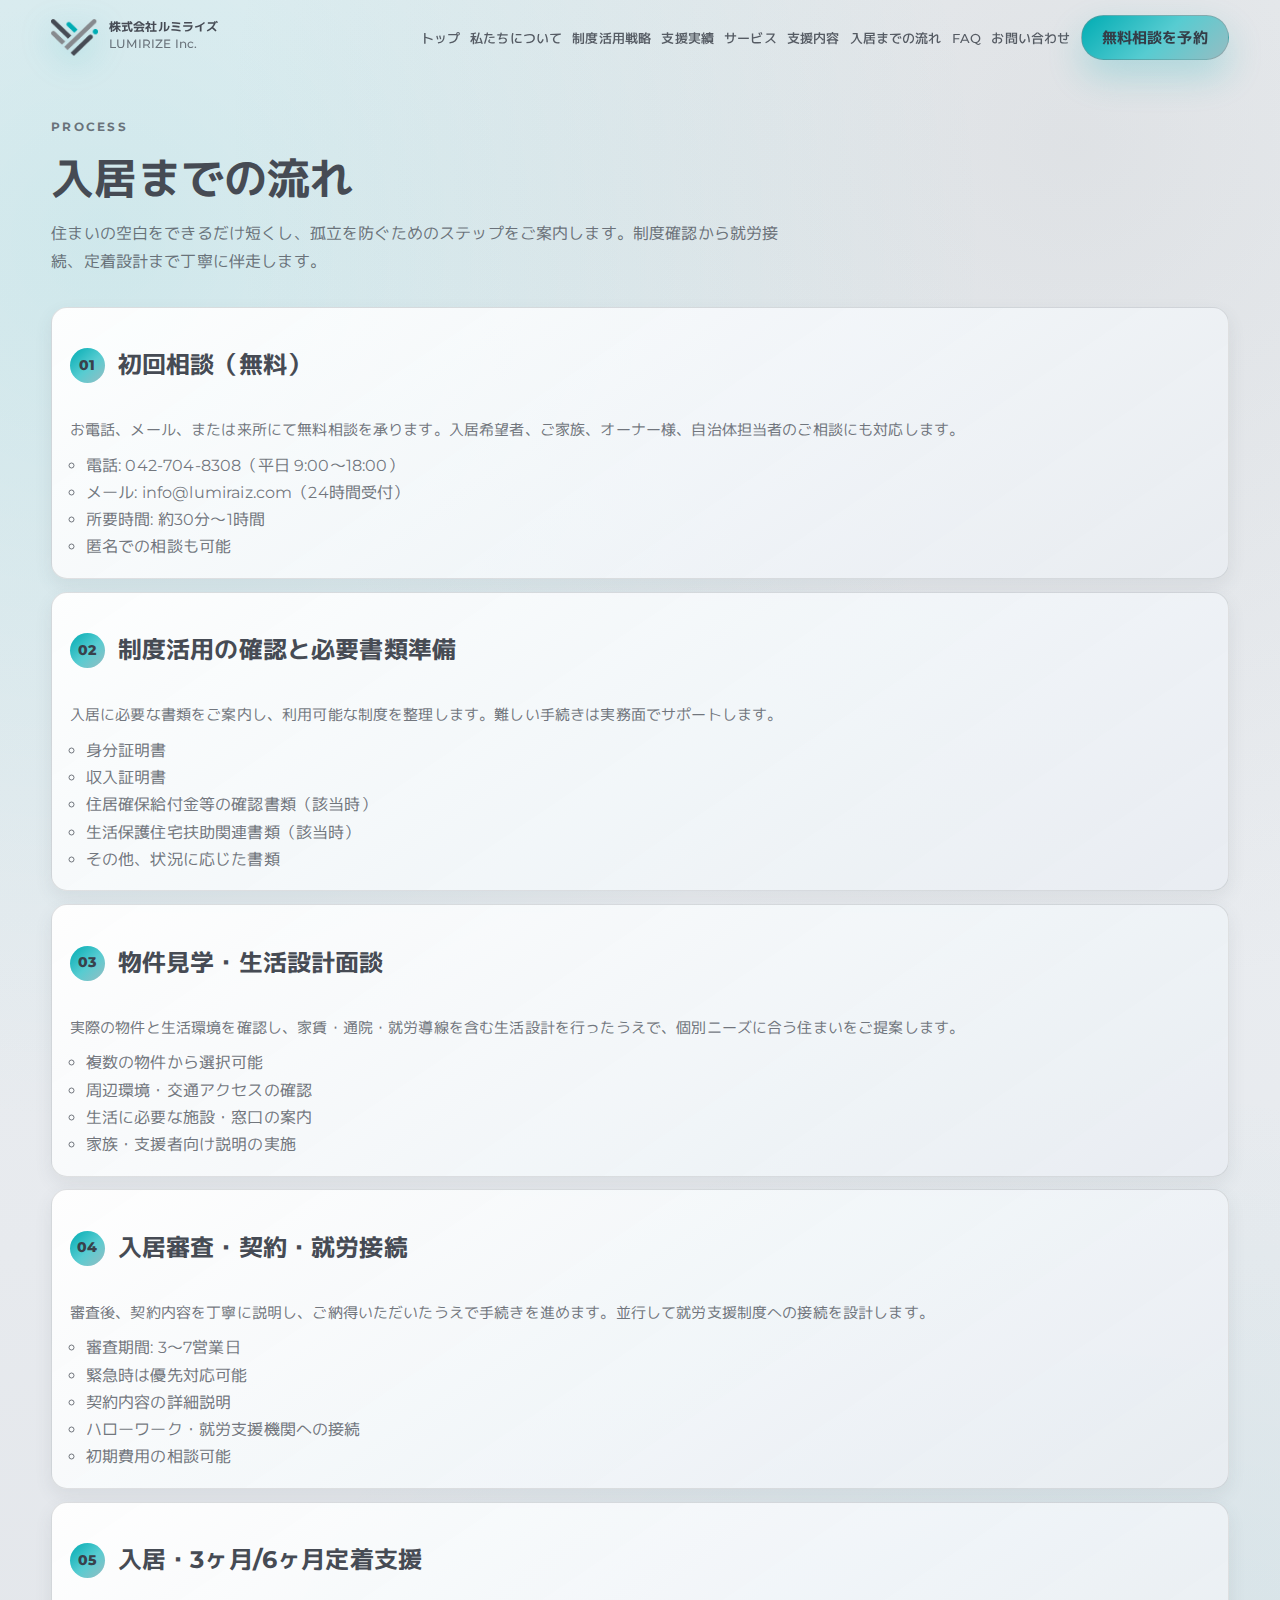
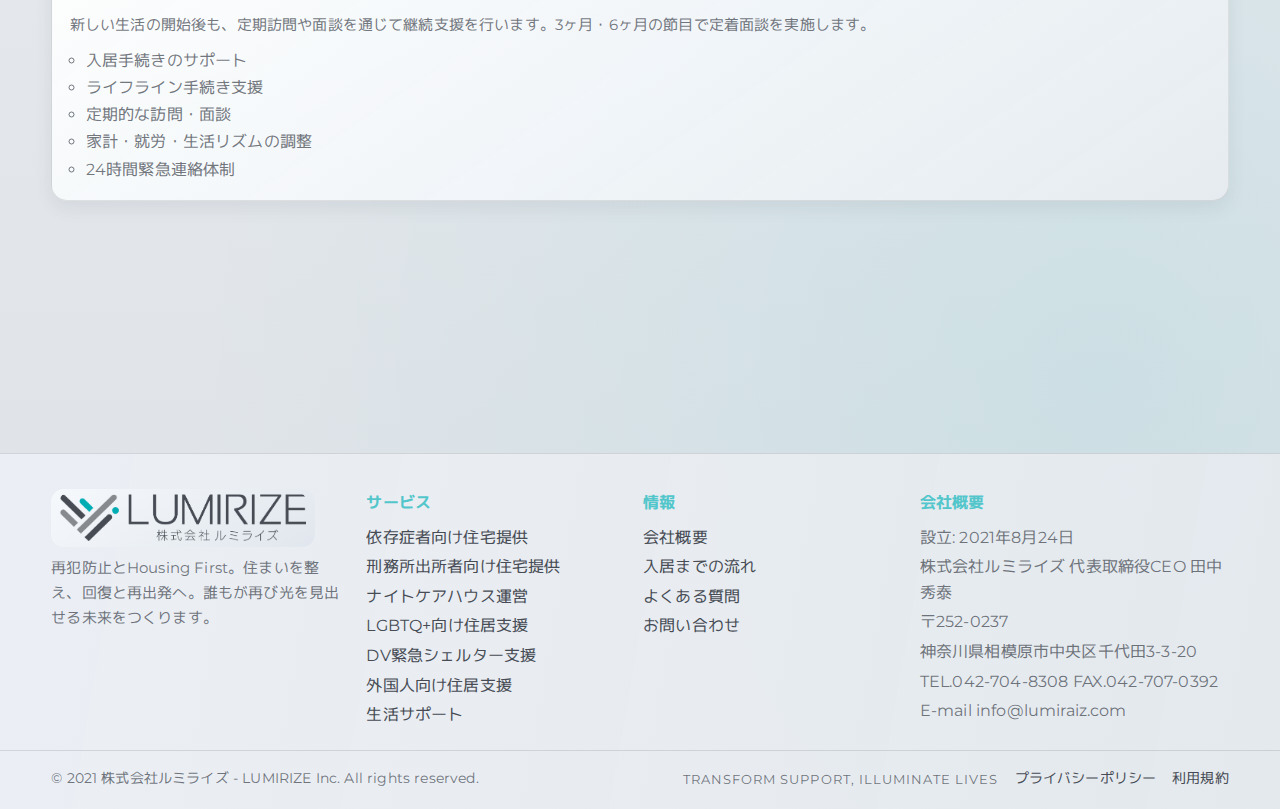
<file: process.html>
<!doctype html>
<html lang="ja">
  <head>
    <meta charset="UTF-8" />
    <meta name="viewport" content="width=device-width, initial-scale=1.0" />
    <title>入居までの流れ | 株式会社ルミライズ</title>
    <meta
      name="description"
      content="株式会社ルミライズの入居までの流れ。住まい支援、家賃補助制度確認、就労支援接続、3ヶ月・6ヶ月定着支援までを見据えた相談導線をご案内します。"
    />
    <meta
      name="keywords"
      content="入居までの流れ,住まい支援,家賃補助,住居確保給付金,生活困窮者自立支援,ハローワーク,就労移行支援,就労継続支援,定着支援"
    />
    <link rel="canonical" href="https://lumiraiz.com/process.html" />
    <meta property="og:type" content="website" />
    <meta property="og:locale" content="ja_JP" />
    <meta property="og:title" content="入居までの流れ | 株式会社ルミライズ" />
    <meta
      property="og:description"
      content="株式会社ルミライズの入居までの流れ。住まい支援、家賃補助制度確認、就労支援接続、3ヶ月・6ヶ月定着支援までを見据えた相談導線をご案内します。"
    />
    <meta property="og:url" content="https://lumiraiz.com/process.html" />
    <meta property="og:image" content="https://lumiraiz.com/assets/lumirize-logo-horizontal.png" />
    <meta name="twitter:card" content="summary_large_image" />
    <meta name="twitter:title" content="入居までの流れ | 株式会社ルミライズ" />
    <meta
      name="twitter:description"
      content="株式会社ルミライズの入居までの流れ。住まい支援、家賃補助制度確認、就労支援接続、3ヶ月・6ヶ月定着支援までを見据えた相談導線をご案内します。"
    />
    <meta name="twitter:image" content="https://lumiraiz.com/assets/lumirize-logo-horizontal.png" />
    <link rel="icon" type="image/png" href="./assets/lumirize-logo-mark.png" />
    <link rel="preconnect" href="https://fonts.googleapis.com" />
    <link rel="preconnect" href="https://fonts.gstatic.com" crossorigin />
    <link
      href="https://fonts.googleapis.com/css2?family=Montserrat:wght@400;500;600;700;800&family=M+PLUS+1p:wght@400;500;700&display=swap"
      rel="stylesheet"
    />
    <link rel="stylesheet" href="./styles.css" />
  </head>
  <body>
    <a class="skip-link" href="#main-content">本文へスキップ</a>

    <header class="site-header" id="site-header">
      <div class="container header-inner">
        <a href="./index.html" class="brand" aria-label="株式会社ルミライズ トップへ">
          <img
            src="./assets/lumirize-logo-mark.png"
            alt=""
            class="brand-mark"
            width="42"
            height="33"
            loading="eager"
            decoding="async"
          />
          <span class="brand-text">
            <strong>株式会社ルミライズ</strong>
            <small>LUMIRIZE Inc.</small>
          </span>
        </a>

        <button
          class="menu-toggle"
          id="menu-toggle"
          type="button"
          aria-label="メニューを開く"
          aria-controls="global-nav"
          aria-expanded="false"
        >
          <span></span>
          <span></span>
          <span></span>
        </button>

        <nav class="global-nav" id="global-nav" aria-label="グローバルナビゲーション">
          <ul>
            <li><a href="./index.html">トップ</a></li>
            <li><a href="./about.html">私たちについて</a></li>
            <li><a href="./index.html#policy-strategy">制度活用戦略</a></li>
            <li><a href="./stats.html">支援実績</a></li>
            <li><a href="./services.html">サービス</a></li>
            <li><a href="./support.html">支援内容</a></li>
            <li><a href="./process.html">入居までの流れ</a></li>
            <li><a href="./faq.html">FAQ</a></li>
            <li><a href="./contact.html">お問い合わせ</a></li>
          </ul>
          <a class="btn btn-primary btn-nav" href="./contact.html">無料相談を予約</a>
        </nav>
      </div>
    </header>

    <main id="main-content">
      <section class="section process" id="top" aria-labelledby="process-title">
        <div class="container">
          <header class="section-heading reveal">
            <p class="eyebrow">Process</p>
            <h1 id="process-title">入居までの流れ</h1>
            <p>
              住まいの空白をできるだけ短くし、孤立を防ぐためのステップをご案内します。制度確認から就労接続、定着設計まで丁寧に伴走します。
            </p>
          </header>

          <ol class="process-list reveal">
            <li class="process-item">
              <div class="process-head">
                <span class="process-number">01</span>
                <h2>初回相談（無料）</h2>
              </div>
              <p>お電話、メール、または来所にて無料相談を承ります。入居希望者、ご家族、オーナー様、自治体担当者のご相談にも対応します。</p>
              <ul>
                <li>電話: 042-704-8308（平日 9:00〜18:00）</li>
                <li>メール: info@lumiraiz.com（24時間受付）</li>
                <li>所要時間: 約30分〜1時間</li>
                <li>匿名での相談も可能</li>
              </ul>
            </li>
            <li class="process-item">
              <div class="process-head">
                <span class="process-number">02</span>
                <h2>制度活用の確認と必要書類準備</h2>
              </div>
              <p>入居に必要な書類をご案内し、利用可能な制度を整理します。難しい手続きは実務面でサポートします。</p>
              <ul>
                <li>身分証明書</li>
                <li>収入証明書</li>
                <li>住居確保給付金等の確認書類（該当時）</li>
                <li>生活保護住宅扶助関連書類（該当時）</li>
                <li>その他、状況に応じた書類</li>
              </ul>
            </li>
            <li class="process-item">
              <div class="process-head">
                <span class="process-number">03</span>
                <h2>物件見学・生活設計面談</h2>
              </div>
              <p>実際の物件と生活環境を確認し、家賃・通院・就労導線を含む生活設計を行ったうえで、個別ニーズに合う住まいをご提案します。</p>
              <ul>
                <li>複数の物件から選択可能</li>
                <li>周辺環境・交通アクセスの確認</li>
                <li>生活に必要な施設・窓口の案内</li>
                <li>家族・支援者向け説明の実施</li>
              </ul>
            </li>
            <li class="process-item">
              <div class="process-head">
                <span class="process-number">04</span>
                <h2>入居審査・契約・就労接続</h2>
              </div>
              <p>審査後、契約内容を丁寧に説明し、ご納得いただいたうえで手続きを進めます。並行して就労支援制度への接続を設計します。</p>
              <ul>
                <li>審査期間: 3〜7営業日</li>
                <li>緊急時は優先対応可能</li>
                <li>契約内容の詳細説明</li>
                <li>ハローワーク・就労支援機関への接続</li>
                <li>初期費用の相談可能</li>
              </ul>
            </li>
            <li class="process-item">
              <div class="process-head">
                <span class="process-number">05</span>
                <h2>入居・3ヶ月/6ヶ月定着支援</h2>
              </div>
              <p>新しい生活の開始後も、定期訪問や面談を通じて継続支援を行います。3ヶ月・6ヶ月の節目で定着面談を実施します。</p>
              <ul>
                <li>入居手続きのサポート</li>
                <li>ライフライン手続き支援</li>
                <li>定期的な訪問・面談</li>
                <li>家計・就労・生活リズムの調整</li>
                <li>24時間緊急連絡体制</li>
              </ul>
            </li>
          </ol>

          <div class="process-cta reveal">
            <p>制度支援が受けられる安心設計を、まずは無料相談で確認しませんか。</p>
            <a class="btn btn-primary" href="./contact.html">無料相談を予約する</a>
          </div>
        </div>
      </section>
    </main>

    <footer class="site-footer">
      <div class="container footer-grid">
        <section class="footer-brand">
          <h2 class="sr-only">株式会社ルミライズ</h2>
          <img
            src="./assets/lumirize-logo-horizontal.png"
            alt="LUMIRIZE 株式会社ルミライズ ロゴ"
            class="footer-logo"
            width="1286"
            height="245"
            loading="lazy"
            decoding="async"
          />
          <p>再犯防止とHousing First。住まいを整え、回復と再出発へ。誰もが再び光を見出せる未来をつくります。</p>
        </section>
        <section>
          <h3>サービス</h3>
          <ul>
            <li><a href="./services.html">依存症者向け住宅提供</a></li>
            <li><a href="./services.html">刑務所出所者向け住宅提供</a></li>
            <li><a href="./services.html">ナイトケアハウス運営</a></li>
            <li><a href="./services.html">LGBTQ+向け住居支援</a></li>
            <li><a href="./services.html">DV緊急シェルター支援</a></li>
            <li><a href="./services.html">外国人向け住居支援</a></li>
            <li><a href="./support.html">生活サポート</a></li>
          </ul>
        </section>
        <section>
          <h3>情報</h3>
          <ul>
            <li><a href="./about.html">会社概要</a></li>
            <li><a href="./process.html">入居までの流れ</a></li>
            <li><a href="./faq.html">よくある質問</a></li>
            <li><a href="./contact.html">お問い合わせ</a></li>
          </ul>
        </section>
        <section>
          <h3>会社概要</h3>
          <ul>
            <li>設立: 2021年8月24日</li>
            <li>株式会社ルミライズ 代表取締役CEO 田中 秀泰</li>
            <li>〒252-0237</li>
            <li>神奈川県相模原市中央区千代田3-3-20</li>
            <li>TEL.042-704-8308 FAX.042-707-0392</li>
            <li>E-mail info@lumiraiz.com</li>
          </ul>
        </section>
      </div>
      <div class="footer-bottom">
        <p>© 2021 株式会社ルミライズ - LUMIRIZE Inc. All rights reserved.</p>
        <div class="footer-bottom-links">
          <span>Transform Support, Illuminate Lives</span>
          <a href="./privacy.html">プライバシーポリシー</a>
          <a href="./terms.html">利用規約</a>
        </div>
      </div>
    </footer>

    <a class="back-to-top" id="back-to-top" href="#top" aria-label="トップへ戻る">↑</a>
    <a class="mobile-consult" href="./contact.html" aria-label="無料相談を予約">無料相談</a>

    <script src="./script.js"></script>
  </body>
</html>
</file>
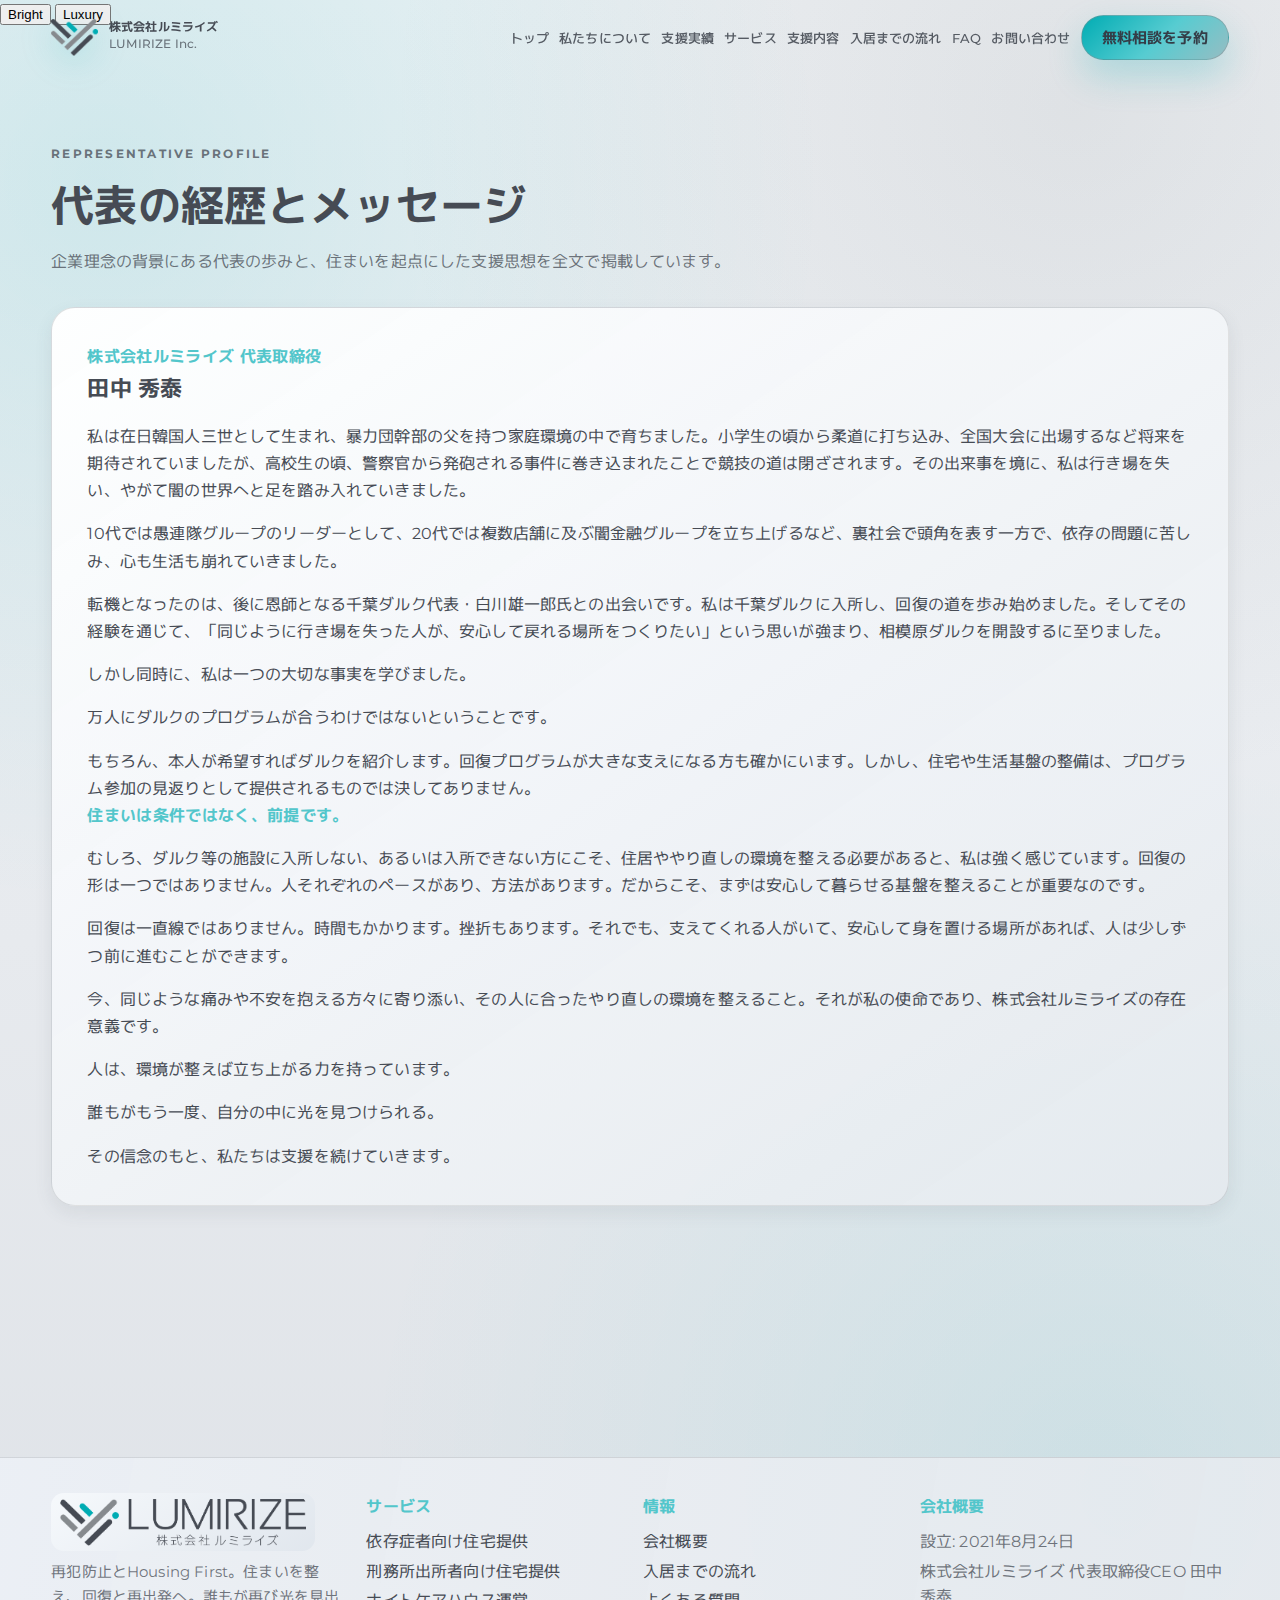
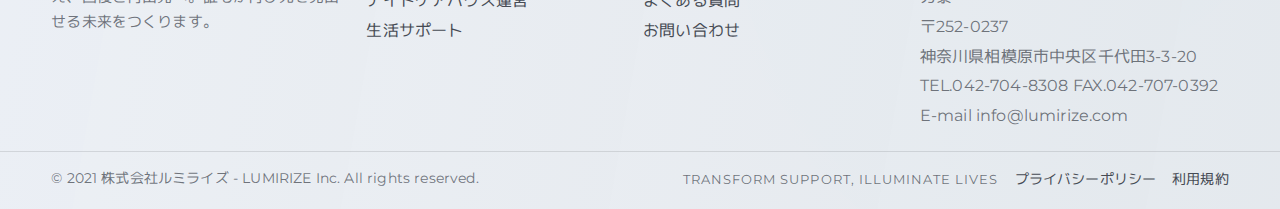
<file: representative.html>
<!doctype html>
<html lang="ja" data-theme="bright">
  <head>
    <meta charset="UTF-8" />
    <meta name="viewport" content="width=device-width, initial-scale=1.0" />
    <title>代表の経歴とメッセージ | 株式会社ルミライズ</title>
    <meta
      name="description"
      content="株式会社ルミライズ 代表取締役 田中 秀泰の経歴と、Housing Firstに基づく支援思想の全文メッセージ。"
    />
    <link rel="icon" type="image/png" href="./assets/lumirize-logo-mark.png" />
    <link rel="preconnect" href="https://fonts.googleapis.com" />
    <link rel="preconnect" href="https://fonts.gstatic.com" crossorigin />
    <link
      href="https://fonts.googleapis.com/css2?family=Montserrat:wght@400;500;600;700;800&family=M+PLUS+1p:wght@400;500;700&display=swap"
      rel="stylesheet"
    />
    <link rel="stylesheet" href="./styles.css" />
  </head>
  <body>
    <a class="skip-link" href="#main-content">本文へスキップ</a>

    <header class="site-header" id="site-header">
      <div class="container header-inner">
        <a href="./index.html" class="brand" aria-label="株式会社ルミライズ トップへ">
          <img
            src="./assets/lumirize-logo-mark.png"
            alt=""
            class="brand-mark"
            width="42"
            height="33"
            loading="eager"
            decoding="async"
          />
          <span class="brand-text">
            <strong>株式会社ルミライズ</strong>
            <small>LUMIRIZE Inc.</small>
          </span>
        </a>

        <button
          class="menu-toggle"
          id="menu-toggle"
          type="button"
          aria-label="メニューを開く"
          aria-controls="global-nav"
          aria-expanded="false"
        >
          <span></span>
          <span></span>
          <span></span>
        </button>

        <nav class="global-nav" id="global-nav" aria-label="グローバルナビゲーション">
          <ul>
            <li><a href="./index.html">トップ</a></li>
            <li><a href="./about.html">私たちについて</a></li>
            <li><a href="./stats.html">支援実績</a></li>
            <li><a href="./services.html">サービス</a></li>
            <li><a href="./support.html">支援内容</a></li>
            <li><a href="./process.html">入居までの流れ</a></li>
            <li><a href="./faq.html">FAQ</a></li>
            <li><a href="./contact.html">お問い合わせ</a></li>
          </ul>
          <a class="btn btn-primary btn-nav" href="./contact.html">無料相談を予約</a>
        </nav>
      </div>
    </header>

    <div class="theme-switcher" role="group" aria-label="デザインテーマ切替">
      <button type="button" class="theme-chip" data-theme-option="bright" aria-pressed="true">
        Bright
      </button>
      <button type="button" class="theme-chip" data-theme-option="luxury" aria-pressed="false">
        Luxury
      </button>
    </div>

    <main id="main-content">
      <section class="section about" id="top" aria-labelledby="profile-title">
        <div class="container">
          <header class="section-heading reveal">
            <p class="eyebrow">Representative Profile</p>
            <h1 id="profile-title">代表の経歴とメッセージ</h1>
            <p>企業理念の背景にある代表の歩みと、住まいを起点にした支援思想を全文で掲載しています。</p>
          </header>

          <article class="message-card reveal" aria-labelledby="profile-name">
            <p class="message-theme">株式会社ルミライズ 代表取締役</p>
            <h2 id="profile-name">田中 秀泰</h2>
            <p>
              私は在日韓国人三世として生まれ、暴力団幹部の父を持つ家庭環境の中で育ちました。小学生の頃から柔道に打ち込み、全国大会に出場するなど将来を期待されていましたが、高校生の頃、警察官から発砲される事件に巻き込まれたことで競技の道は閉ざされます。その出来事を境に、私は行き場を失い、やがて闇の世界へと足を踏み入れていきました。
            </p>
            <p>
              10代では愚連隊グループのリーダーとして、20代では複数店舗に及ぶ闇金融グループを立ち上げるなど、裏社会で頭角を表す一方で、依存の問題に苦しみ、心も生活も崩れていきました。
            </p>
            <p>
              転機となったのは、後に恩師となる千葉ダルク代表・白川雄一郎氏との出会いです。私は千葉ダルクに入所し、回復の道を歩み始めました。そしてその経験を通じて、「同じように行き場を失った人が、安心して戻れる場所をつくりたい」という思いが強まり、相模原ダルクを開設するに至りました。
            </p>
            <p>しかし同時に、私は一つの大切な事実を学びました。</p>
            <p>万人にダルクのプログラムが合うわけではないということです。</p>
            <p>
              もちろん、本人が希望すればダルクを紹介します。回復プログラムが大きな支えになる方も確かにいます。しかし、住宅や生活基盤の整備は、プログラム参加の見返りとして提供されるものでは決してありません。
            </p>
            <p class="message-theme">住まいは条件ではなく、前提です。</p>
            <p>
              むしろ、ダルク等の施設に入所しない、あるいは入所できない方にこそ、住居ややり直しの環境を整える必要があると、私は強く感じています。回復の形は一つではありません。人それぞれのペースがあり、方法があります。だからこそ、まずは安心して暮らせる基盤を整えることが重要なのです。
            </p>
            <p>
              回復は一直線ではありません。時間もかかります。挫折もあります。それでも、支えてくれる人がいて、安心して身を置ける場所があれば、人は少しずつ前に進むことができます。
            </p>
            <p>
              今、同じような痛みや不安を抱える方々に寄り添い、その人に合ったやり直しの環境を整えること。それが私の使命であり、株式会社ルミライズの存在意義です。
            </p>
            <p>人は、環境が整えば立ち上がる力を持っています。</p>
            <p>誰もがもう一度、自分の中に光を見つけられる。</p>
            <p>その信念のもと、私たちは支援を続けていきます。</p>
          </article>

          <div class="process-cta reveal">
            <p>企業理念ページとあわせてご覧ください。</p>
            <a class="btn btn-secondary" href="./about.html">企業理念に戻る</a>
            <a class="btn btn-primary" href="./contact.html">相談する</a>
          </div>
        </div>
      </section>
    </main>

    <footer class="site-footer">
      <div class="container footer-grid">
        <section class="footer-brand">
          <h2 class="sr-only">株式会社ルミライズ</h2>
          <img
            src="./assets/lumirize-logo-horizontal.png"
            alt="LUMIRIZE 株式会社ルミライズ ロゴ"
            class="footer-logo"
            width="1286"
            height="245"
            loading="lazy"
            decoding="async"
          />
          <p>再犯防止とHousing First。住まいを整え、回復と再出発へ。誰もが再び光を見出せる未来をつくります。</p>
        </section>
        <section>
          <h3>サービス</h3>
          <ul>
            <li><a href="./services.html">依存症者向け住宅提供</a></li>
            <li><a href="./services.html">刑務所出所者向け住宅提供</a></li>
            <li><a href="./services.html">ナイトケアハウス運営</a></li>
            <li><a href="./support.html">生活サポート</a></li>
          </ul>
        </section>
        <section>
          <h3>情報</h3>
          <ul>
            <li><a href="./about.html">会社概要</a></li>
            <li><a href="./process.html">入居までの流れ</a></li>
            <li><a href="./faq.html">よくある質問</a></li>
            <li><a href="./contact.html">お問い合わせ</a></li>
          </ul>
        </section>
        <section>
          <h3>会社概要</h3>
          <ul>
            <li>設立: 2021年8月24日</li>
            <li>株式会社ルミライズ 代表取締役CEO 田中 秀泰</li>
            <li>〒252-0237</li>
            <li>神奈川県相模原市中央区千代田3-3-20</li>
            <li>TEL.042-704-8308 FAX.042-707-0392</li>
            <li>E-mail info@lumirize.com</li>
          </ul>
        </section>
      </div>
      <div class="footer-bottom">
        <p>© 2021 株式会社ルミライズ - LUMIRIZE Inc. All rights reserved.</p>
        <div class="footer-bottom-links">
          <span>Transform Support, Illuminate Lives</span>
          <a href="./privacy.html">プライバシーポリシー</a>
          <a href="./terms.html">利用規約</a>
        </div>
      </div>
    </footer>

    <a class="back-to-top" id="back-to-top" href="#top" aria-label="トップへ戻る">↑</a>
    <a class="mobile-consult" href="./contact.html" aria-label="無料相談を予約">無料相談</a>

    <script src="./script.js"></script>
  </body>
</html>
</file>
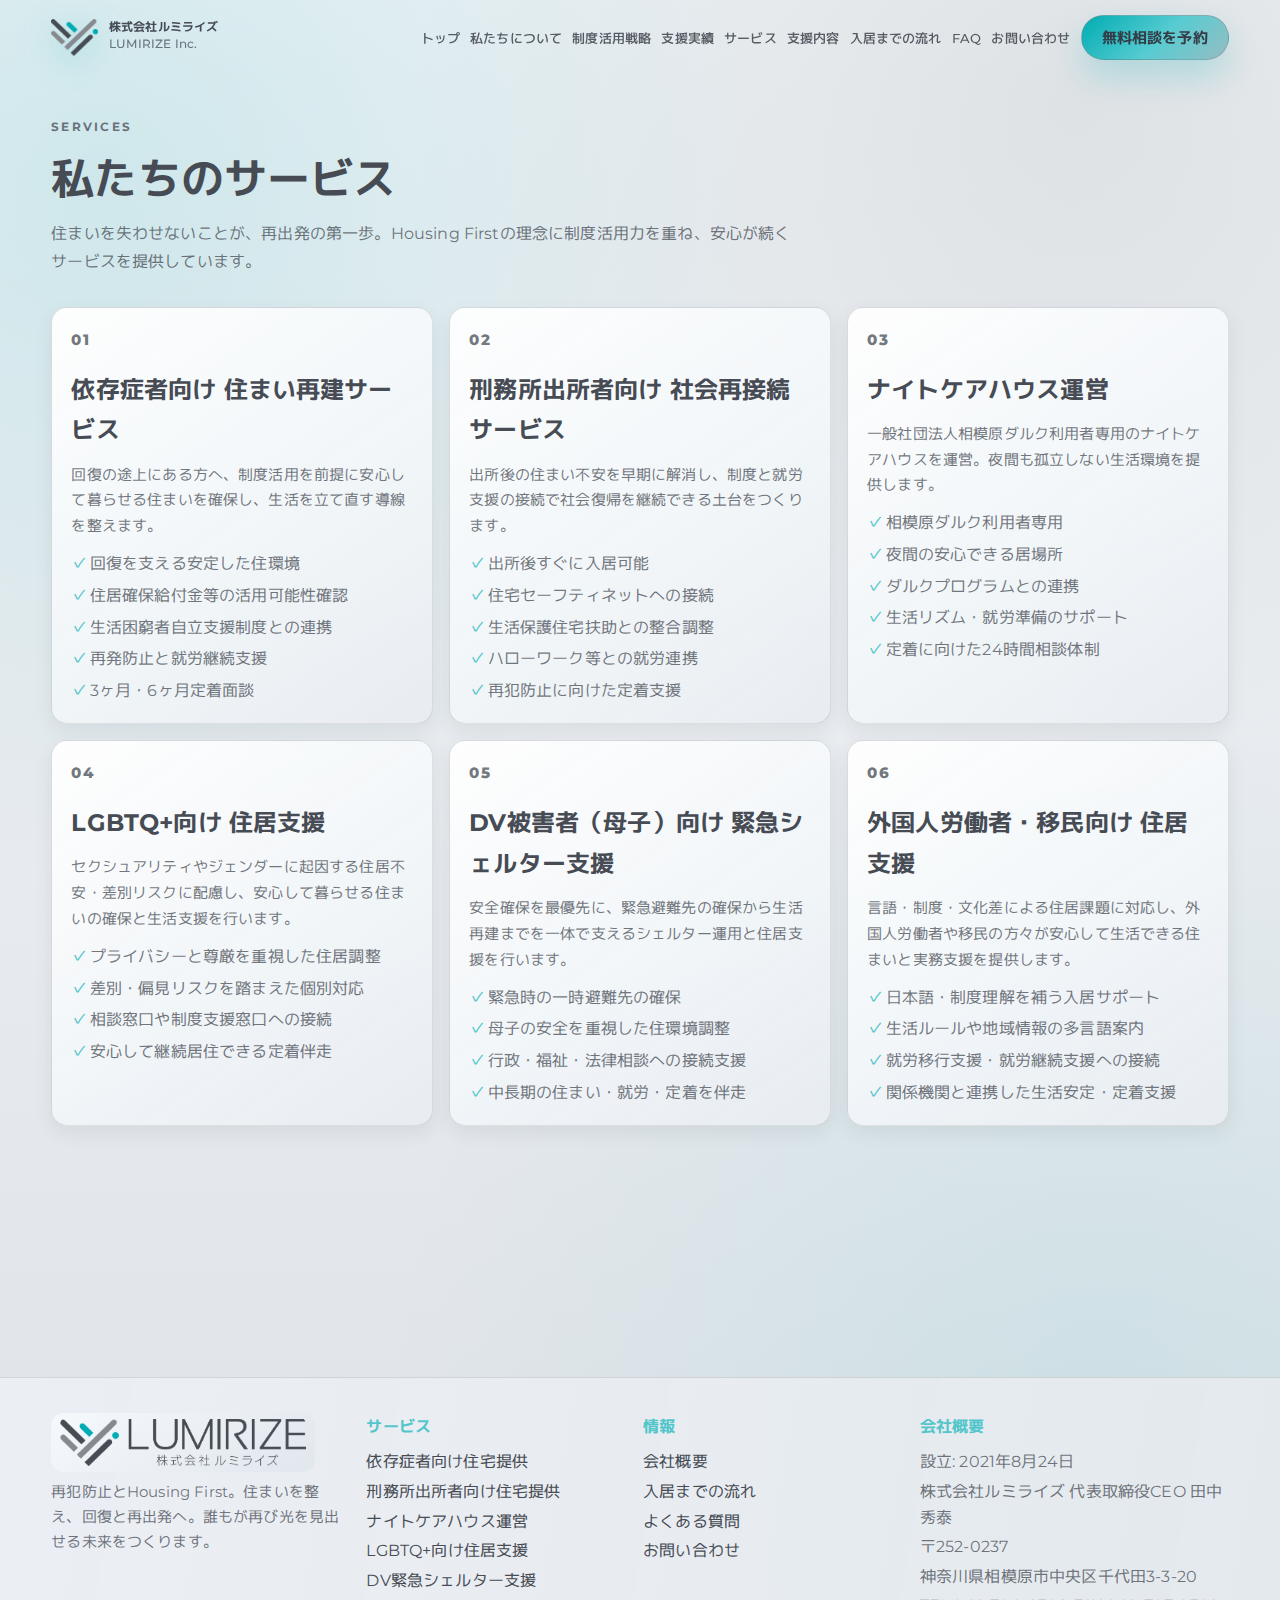
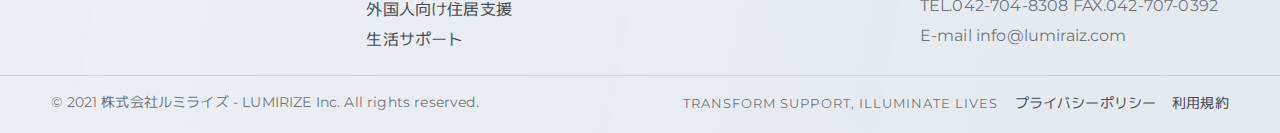
<file: services.html>
<!doctype html>
<html lang="ja">
  <head>
    <meta charset="UTF-8" />
    <meta name="viewport" content="width=device-width, initial-scale=1.0" />
    <title>サービス | 株式会社ルミライズ</title>
    <meta
      name="description"
      content="株式会社ルミライズのサービス一覧。住まい支援、家賃補助制度の活用、就労支援制度接続、3ヶ月・6ヶ月定着支援まで一体化した安心設計をご紹介します。"
    />
    <meta
      name="keywords"
      content="住まい支援,就労支援,定着支援,家賃補助,住居確保給付金,生活困窮者自立支援,住宅セーフティネット,ハローワーク,就労移行支援,就労継続支援"
    />
    <link rel="canonical" href="https://lumiraiz.com/services.html" />
    <meta property="og:type" content="website" />
    <meta property="og:locale" content="ja_JP" />
    <meta property="og:title" content="サービス | 株式会社ルミライズ" />
    <meta
      property="og:description"
      content="株式会社ルミライズのサービス一覧。住まい支援、家賃補助制度の活用、就労支援制度接続、3ヶ月・6ヶ月定着支援まで一体化した安心設計をご紹介します。"
    />
    <meta property="og:url" content="https://lumiraiz.com/services.html" />
    <meta property="og:image" content="https://lumiraiz.com/assets/lumirize-logo-horizontal.png" />
    <meta name="twitter:card" content="summary_large_image" />
    <meta name="twitter:title" content="サービス | 株式会社ルミライズ" />
    <meta
      name="twitter:description"
      content="株式会社ルミライズのサービス一覧。住まい支援、家賃補助制度の活用、就労支援制度接続、3ヶ月・6ヶ月定着支援まで一体化した安心設計をご紹介します。"
    />
    <meta name="twitter:image" content="https://lumiraiz.com/assets/lumirize-logo-horizontal.png" />
    <link rel="icon" type="image/png" href="./assets/lumirize-logo-mark.png" />
    <link rel="preconnect" href="https://fonts.googleapis.com" />
    <link rel="preconnect" href="https://fonts.gstatic.com" crossorigin />
    <link
      href="https://fonts.googleapis.com/css2?family=Montserrat:wght@400;500;600;700;800&family=M+PLUS+1p:wght@400;500;700&display=swap"
      rel="stylesheet"
    />
    <link rel="stylesheet" href="./styles.css" />
  </head>
  <body>
    <a class="skip-link" href="#main-content">本文へスキップ</a>

    <header class="site-header" id="site-header">
      <div class="container header-inner">
        <a href="./index.html" class="brand" aria-label="株式会社ルミライズ トップへ">
          <img
            src="./assets/lumirize-logo-mark.png"
            alt=""
            class="brand-mark"
            width="42"
            height="33"
            loading="eager"
            decoding="async"
          />
          <span class="brand-text">
            <strong>株式会社ルミライズ</strong>
            <small>LUMIRIZE Inc.</small>
          </span>
        </a>

        <button
          class="menu-toggle"
          id="menu-toggle"
          type="button"
          aria-label="メニューを開く"
          aria-controls="global-nav"
          aria-expanded="false"
        >
          <span></span>
          <span></span>
          <span></span>
        </button>

        <nav class="global-nav" id="global-nav" aria-label="グローバルナビゲーション">
          <ul>
            <li><a href="./index.html">トップ</a></li>
            <li><a href="./about.html">私たちについて</a></li>
            <li><a href="./index.html#policy-strategy">制度活用戦略</a></li>
            <li><a href="./stats.html">支援実績</a></li>
            <li><a href="./services.html">サービス</a></li>
            <li><a href="./support.html">支援内容</a></li>
            <li><a href="./process.html">入居までの流れ</a></li>
            <li><a href="./faq.html">FAQ</a></li>
            <li><a href="./contact.html">お問い合わせ</a></li>
          </ul>
          <a class="btn btn-primary btn-nav" href="./contact.html">無料相談を予約</a>
        </nav>
      </div>
    </header>

    <main id="main-content">
      <section class="section services" id="top" aria-labelledby="services-title">
        <div class="container">
          <header class="section-heading reveal">
            <p class="eyebrow">Services</p>
            <h1 id="services-title">私たちのサービス</h1>
            <p>住まいを失わせないことが、再出発の第一歩。Housing Firstの理念に制度活用力を重ね、安心が続くサービスを提供しています。</p>
          </header>

          <div class="service-grid reveal">
            <article class="service-card">
              <p class="service-number">01</p>
              <h2>依存症者向け 住まい再建サービス</h2>
              <p>回復の途上にある方へ、制度活用を前提に安心して暮らせる住まいを確保し、生活を立て直す導線を整えます。</p>
              <ul class="check-list">
                <li>回復を支える安定した住環境</li>
                <li>住居確保給付金等の活用可能性確認</li>
                <li>生活困窮者自立支援制度との連携</li>
                <li>再発防止と就労継続支援</li>
                <li>3ヶ月・6ヶ月定着面談</li>
              </ul>
            </article>
            <article class="service-card">
              <p class="service-number">02</p>
              <h2>刑務所出所者向け 社会再接続サービス</h2>
              <p>出所後の住まい不安を早期に解消し、制度と就労支援の接続で社会復帰を継続できる土台をつくります。</p>
              <ul class="check-list">
                <li>出所後すぐに入居可能</li>
                <li>住宅セーフティネットへの接続</li>
                <li>生活保護住宅扶助との整合調整</li>
                <li>ハローワーク等との就労連携</li>
                <li>再犯防止に向けた定着支援</li>
              </ul>
            </article>
            <article class="service-card">
              <p class="service-number">03</p>
              <h2>ナイトケアハウス運営</h2>
              <p>一般社団法人相模原ダルク利用者専用のナイトケアハウスを運営。夜間も孤立しない生活環境を提供します。</p>
              <ul class="check-list">
                <li>相模原ダルク利用者専用</li>
                <li>夜間の安心できる居場所</li>
                <li>ダルクプログラムとの連携</li>
                <li>生活リズム・就労準備のサポート</li>
                <li>定着に向けた24時間相談体制</li>
              </ul>
            </article>
            <article class="service-card">
              <p class="service-number">04</p>
              <h2>LGBTQ+向け 住居支援</h2>
              <p>
                セクシュアリティやジェンダーに起因する住居不安・差別リスクに配慮し、安心して暮らせる住まいの確保と生活支援を行います。
              </p>
              <ul class="check-list">
                <li>プライバシーと尊厳を重視した住居調整</li>
                <li>差別・偏見リスクを踏まえた個別対応</li>
                <li>相談窓口や制度支援窓口への接続</li>
                <li>安心して継続居住できる定着伴走</li>
              </ul>
            </article>
            <article class="service-card">
              <p class="service-number">05</p>
              <h2>DV被害者（母子）向け 緊急シェルター支援</h2>
              <p>安全確保を最優先に、緊急避難先の確保から生活再建までを一体で支えるシェルター運用と住居支援を行います。</p>
              <ul class="check-list">
                <li>緊急時の一時避難先の確保</li>
                <li>母子の安全を重視した住環境調整</li>
                <li>行政・福祉・法律相談への接続支援</li>
                <li>中長期の住まい・就労・定着を伴走</li>
              </ul>
            </article>
            <article class="service-card">
              <p class="service-number">06</p>
              <h2>外国人労働者・移民向け 住居支援</h2>
              <p>
                言語・制度・文化差による住居課題に対応し、外国人労働者や移民の方々が安心して生活できる住まいと実務支援を提供します。
              </p>
              <ul class="check-list">
                <li>日本語・制度理解を補う入居サポート</li>
                <li>生活ルールや地域情報の多言語案内</li>
                <li>就労移行支援・就労継続支援への接続</li>
                <li>関係機関と連携した生活安定・定着支援</li>
              </ul>
            </article>
          </div>

          <div class="process-cta reveal">
            <p>制度支援が受けられる安心設計の相談は、お問い合わせページから受け付けています。</p>
            <a class="btn btn-secondary" href="./process.html">入居までの流れを見る</a>
            <a class="btn btn-primary" href="./contact.html">制度活用を相談する</a>
          </div>
        </div>
      </section>
    </main>

    <footer class="site-footer">
      <div class="container footer-grid">
        <section class="footer-brand">
          <h2 class="sr-only">株式会社ルミライズ</h2>
          <img
            src="./assets/lumirize-logo-horizontal.png"
            alt="LUMIRIZE 株式会社ルミライズ ロゴ"
            class="footer-logo"
            width="1286"
            height="245"
            loading="lazy"
            decoding="async"
          />
          <p>再犯防止とHousing First。住まいを整え、回復と再出発へ。誰もが再び光を見出せる未来をつくります。</p>
        </section>
        <section>
          <h3>サービス</h3>
          <ul>
            <li><a href="./services.html">依存症者向け住宅提供</a></li>
            <li><a href="./services.html">刑務所出所者向け住宅提供</a></li>
            <li><a href="./services.html">ナイトケアハウス運営</a></li>
            <li><a href="./services.html">LGBTQ+向け住居支援</a></li>
            <li><a href="./services.html">DV緊急シェルター支援</a></li>
            <li><a href="./services.html">外国人向け住居支援</a></li>
            <li><a href="./support.html">生活サポート</a></li>
          </ul>
        </section>
        <section>
          <h3>情報</h3>
          <ul>
            <li><a href="./about.html">会社概要</a></li>
            <li><a href="./process.html">入居までの流れ</a></li>
            <li><a href="./faq.html">よくある質問</a></li>
            <li><a href="./contact.html">お問い合わせ</a></li>
          </ul>
        </section>
        <section>
          <h3>会社概要</h3>
          <ul>
            <li>設立: 2021年8月24日</li>
            <li>株式会社ルミライズ 代表取締役CEO 田中 秀泰</li>
            <li>〒252-0237</li>
            <li>神奈川県相模原市中央区千代田3-3-20</li>
            <li>TEL.042-704-8308 FAX.042-707-0392</li>
            <li>E-mail info@lumiraiz.com</li>
          </ul>
        </section>
      </div>
      <div class="footer-bottom">
        <p>© 2021 株式会社ルミライズ - LUMIRIZE Inc. All rights reserved.</p>
        <div class="footer-bottom-links">
          <span>Transform Support, Illuminate Lives</span>
          <a href="./privacy.html">プライバシーポリシー</a>
          <a href="./terms.html">利用規約</a>
        </div>
      </div>
    </footer>

    <a class="back-to-top" id="back-to-top" href="#top" aria-label="トップへ戻る">↑</a>
    <a class="mobile-consult" href="./contact.html" aria-label="無料相談を予約">無料相談</a>

    <script src="./script.js"></script>
  </body>
</html>
</file>
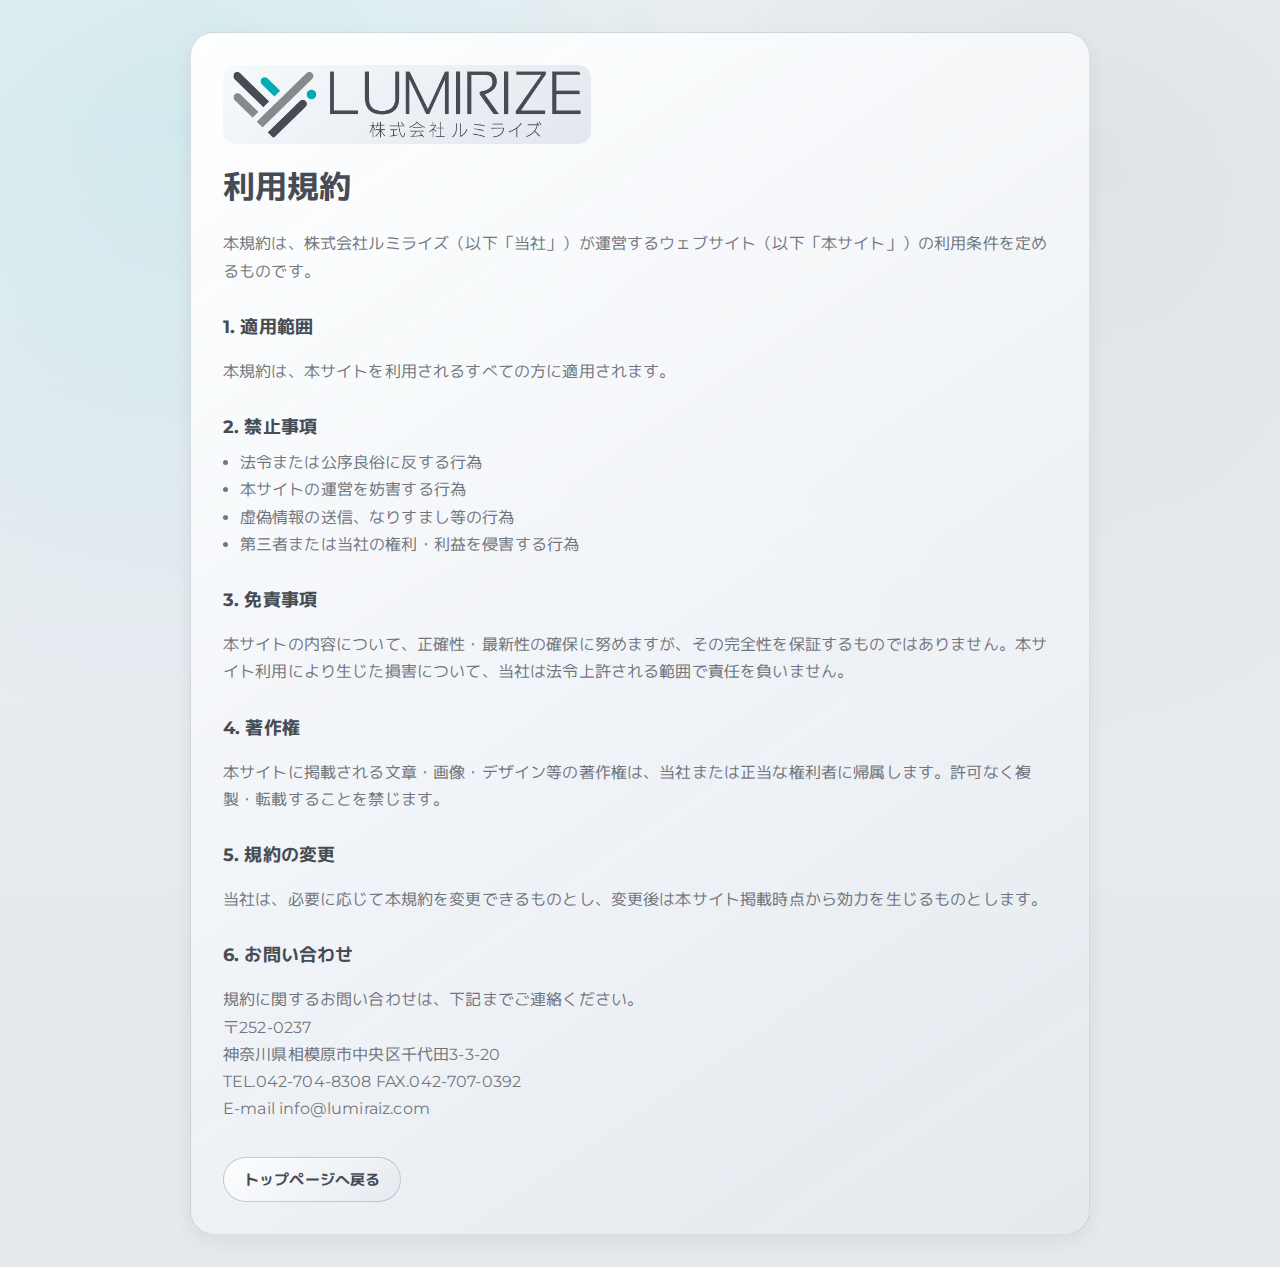
<file: terms.html>
<!doctype html>
<html lang="ja">
  <head>
    <meta charset="UTF-8" />
    <meta name="viewport" content="width=device-width, initial-scale=1.0" />
    <title>利用規約 | 株式会社ルミライズ</title>
    <meta
      name="description"
      content="株式会社ルミライズ公式サイトの利用規約。住まい支援・就労支援・定着支援に関する情報利用時の条件を掲載しています。"
    />
    <meta
      name="keywords"
      content="利用規約,住まい支援,就労支援,定着支援,Webサイト利用条件"
    />
    <link rel="canonical" href="https://lumiraiz.com/terms.html" />
    <meta property="og:type" content="website" />
    <meta property="og:locale" content="ja_JP" />
    <meta property="og:title" content="利用規約 | 株式会社ルミライズ" />
    <meta
      property="og:description"
      content="株式会社ルミライズ公式サイトの利用規約。住まい支援・就労支援・定着支援に関する情報利用時の条件を掲載しています。"
    />
    <meta property="og:url" content="https://lumiraiz.com/terms.html" />
    <meta property="og:image" content="https://lumiraiz.com/assets/lumirize-logo-horizontal.png" />
    <meta name="twitter:card" content="summary_large_image" />
    <meta name="twitter:title" content="利用規約 | 株式会社ルミライズ" />
    <meta
      name="twitter:description"
      content="株式会社ルミライズ公式サイトの利用規約。住まい支援・就労支援・定着支援に関する情報利用時の条件を掲載しています。"
    />
    <meta name="twitter:image" content="https://lumiraiz.com/assets/lumirize-logo-horizontal.png" />
    <link rel="icon" type="image/png" href="./assets/lumirize-logo-mark.png" />
    <link rel="preconnect" href="https://fonts.googleapis.com" />
    <link rel="preconnect" href="https://fonts.gstatic.com" crossorigin />
    <link
      href="https://fonts.googleapis.com/css2?family=Montserrat:wght@400;500;600;700;800&family=M+PLUS+1p:wght@400;500;700&display=swap"
      rel="stylesheet"
    />
    <link rel="stylesheet" href="./styles.css" />
  </head>
  <body class="legal-page">
    <main class="legal-wrap">
      <img
        src="./assets/lumirize-logo-horizontal.png"
        alt="LUMIRIZE 株式会社ルミライズ ロゴ"
        class="legal-logo"
        width="1286"
        height="245"
        loading="eager"
        decoding="async"
      />
      <h1>利用規約</h1>
      <p>
        本規約は、株式会社ルミライズ（以下「当社」）が運営するウェブサイト（以下「本サイト」）の利用条件を定めるものです。
      </p>

      <h2>1. 適用範囲</h2>
      <p>本規約は、本サイトを利用されるすべての方に適用されます。</p>

      <h2>2. 禁止事項</h2>
      <ul>
        <li>法令または公序良俗に反する行為</li>
        <li>本サイトの運営を妨害する行為</li>
        <li>虚偽情報の送信、なりすまし等の行為</li>
        <li>第三者または当社の権利・利益を侵害する行為</li>
      </ul>

      <h2>3. 免責事項</h2>
      <p>
        本サイトの内容について、正確性・最新性の確保に努めますが、その完全性を保証するものではありません。本サイト利用により生じた損害について、当社は法令上許される範囲で責任を負いません。
      </p>

      <h2>4. 著作権</h2>
      <p>
        本サイトに掲載される文章・画像・デザイン等の著作権は、当社または正当な権利者に帰属します。許可なく複製・転載することを禁じます。
      </p>

      <h2>5. 規約の変更</h2>
      <p>
        当社は、必要に応じて本規約を変更できるものとし、変更後は本サイト掲載時点から効力を生じるものとします。
      </p>

      <h2>6. お問い合わせ</h2>
      <p>
        規約に関するお問い合わせは、下記までご連絡ください。<br />
        〒252-0237<br />
        神奈川県相模原市中央区千代田3-3-20<br />
        TEL.042-704-8308 FAX.042-707-0392<br />
        E-mail info@lumiraiz.com
      </p>

      <a class="btn btn-secondary legal-back" href="./index.html">トップページへ戻る</a>
    </main>
  </body>
</html>
</file>
<file: styles.css>
:root {
  --font-brand: "Montserrat", "M PLUS 1p", "Noto Sans JP", sans-serif;
  --color-bg: #e8ebef;
  --color-surface: #f5f7f9;
  --color-surface-2: #edf1f4;
  --color-primary: #00acb3;
  --color-primary-soft: #53c6cb;
  --color-text: #464b54;
  --color-text-muted: rgba(70, 75, 84, 0.75);
  --color-border: rgba(134, 138, 142, 0.26);
  --color-border-strong: rgba(134, 138, 142, 0.44);
  --gradient-primary: linear-gradient(136deg, #00acb3 0%, #57ccd1 54%, #b2b6bc 120%);
  --gradient-surface:
    linear-gradient(146deg, rgba(255, 255, 255, 0.97) 0%, rgba(242, 245, 248, 0.95) 48%, rgba(228, 233, 238, 0.94) 100%);
  --gradient-surface-soft:
    linear-gradient(146deg, rgba(255, 255, 255, 0.94) 0%, rgba(242, 246, 249, 0.92) 56%, rgba(232, 236, 241, 0.9) 100%);
  --shadow-soft: 0 16px 36px rgba(0, 172, 179, 0.24);
  --shadow-card: 0 7px 18px rgba(70, 75, 84, 0.09);
  --bg-layer-1: radial-gradient(circle at 8% 10%, rgba(0, 172, 179, 0.13), transparent 36%);
  --bg-layer-2: radial-gradient(circle at 84% 6%, rgba(134, 138, 142, 0.15), transparent 34%);
  --bg-layer-3: radial-gradient(circle at 86% 82%, rgba(0, 172, 179, 0.09), transparent 40%);
  --bg-layer-4: linear-gradient(180deg, #eff2f5 0%, #e7eaee 52%, #dde1e6 100%);
  --header-scrolled-bg: linear-gradient(94deg, rgba(70, 75, 84, 0.94), rgba(82, 87, 97, 0.9));
  --hero-overlay-1: linear-gradient(180deg, rgba(58, 63, 72, 0.42) 0%, rgba(46, 51, 60, 0.74) 68%, rgba(37, 42, 50, 0.84) 100%);
  --hero-overlay-2: radial-gradient(circle at 84% 12%, rgba(0, 172, 179, 0.2), transparent 42%);
  --hero-overlay-3: radial-gradient(circle at 20% 80%, rgba(154, 156, 161, 0.17), transparent 46%);
  --nav-link-color: rgba(70, 75, 84, 0.9);
  --nav-link-hover: #009ca4;
  --menu-toggle-bg: rgba(221, 226, 231, 0.25);
  --menu-toggle-line: rgba(245, 248, 250, 0.96);
  --menu-panel-bg: linear-gradient(115deg, rgba(70, 75, 84, 0.97), rgba(86, 92, 103, 0.95));
  --menu-item-hover-bg: rgba(255, 255, 255, 0.16);
  --logo-glow: rgba(0, 172, 179, 0.3);
  --radius-lg: 1.5rem;
  --radius-md: 1rem;
  --radius-sm: 0.7rem;
  --container: min(1200px, 92vw);
}

*,
*::before,
*::after {
  box-sizing: border-box;
}

html {
  scroll-behavior: smooth;
  -webkit-text-size-adjust: 100%;
  text-size-adjust: 100%;
}

body {
  margin: 0;
  font-family: var(--font-brand);
  color: var(--color-text);
  background:
    var(--bg-layer-1),
    var(--bg-layer-2),
    var(--bg-layer-3),
    var(--bg-layer-4);
  line-height: 1.7;
  min-height: 100vh;
  letter-spacing: 0.01em;
  overflow-x: clip;
}

body.home-page {
  --nav-link-color: rgba(244, 247, 250, 0.94);
  --nav-link-hover: #9ce8eb;
}

body.home-page .brand-text strong {
  color: rgba(244, 247, 250, 0.95);
}

body.home-page .brand-text small {
  color: rgba(221, 230, 240, 0.9);
}

img,
svg,
video {
  max-width: 100%;
  display: block;
}

a {
  color: inherit;
}

.container {
  width: var(--container);
  margin-inline: auto;
}

.section {
  padding: 7rem 0;
  position: relative;
}

.skip-link {
  position: absolute;
  left: 1rem;
  top: -100%;
  z-index: 999;
  padding: 0.7rem 1rem;
  border-radius: var(--radius-sm);
  background: #fff;
  color: #000;
  font-weight: 700;
  text-decoration: none;
}

.skip-link:focus {
  top: 1rem;
}

.site-header {
  position: fixed;
  top: 0;
  left: 0;
  right: 0;
  z-index: 100;
  background: transparent !important;
  background-color: transparent !important;
  background-image: none !important;
  transition: background-color 0.25s ease, border-color 0.25s ease, backdrop-filter 0.25s ease;
  border-bottom: 0 !important;
  box-shadow: none !important;
  backdrop-filter: none !important;
  -webkit-backdrop-filter: none !important;
}

.site-header.scrolled {
  background: transparent !important;
  background-color: transparent !important;
  background-image: none !important;
  border-color: transparent !important;
  border-bottom: 0 !important;
  box-shadow: none !important;
  backdrop-filter: none !important;
  -webkit-backdrop-filter: none !important;
}

.header-inner {
  min-height: 4.7rem;
  display: flex;
  align-items: center;
  justify-content: space-between;
  gap: 0.9rem;
  position: relative;
  background: transparent !important;
}

.brand {
  display: inline-flex;
  align-items: center;
  gap: 0.72rem;
  flex-shrink: 0;
  text-decoration: none;
}

.brand-mark {
  width: 2.9rem;
  height: auto;
  flex-shrink: 0;
  filter: drop-shadow(0 8px 16px var(--logo-glow));
}

.brand-text {
  display: grid;
  gap: 0.08rem;
}

.brand-text strong {
  display: block;
  line-height: 1.05;
  letter-spacing: 0.01em;
  font-size: 0.74rem;
  white-space: nowrap;
}

.brand-text small {
  color: var(--color-text-muted);
  font-family: var(--font-brand);
  font-size: 0.72rem;
  font-weight: 500;
  letter-spacing: 0.015em;
}

.global-nav {
  display: inline-flex;
  flex: 1;
  min-width: 0;
  align-items: center;
  justify-content: flex-end;
  gap: 0.65rem;
}

.global-nav ul {
  display: flex;
  align-items: center;
  gap: 0.64rem;
  margin: 0;
  padding: 0;
  list-style: none;
}

.global-nav li {
  flex: 0 0 auto;
}

.global-nav a {
  text-decoration: none;
}

.global-nav ul a {
  font-weight: 500;
  color: var(--nav-link-color);
  font-size: 0.82rem;
  letter-spacing: 0.01em;
  white-space: nowrap;
  transition:
    color 0.24s cubic-bezier(0.22, 1, 0.36, 1),
    background 0.24s cubic-bezier(0.22, 1, 0.36, 1),
    border-color 0.24s cubic-bezier(0.22, 1, 0.36, 1),
    box-shadow 0.24s cubic-bezier(0.22, 1, 0.36, 1);
}

.global-nav ul a:hover {
  color: var(--nav-link-hover);
}

.global-nav ul a[aria-current="page"] {
  color: var(--color-primary);
  font-weight: 700;
}

body.home-page .global-nav ul a[aria-current="page"] {
  color: rgba(232, 248, 252, 0.96);
}

.nav-label-jp {
  display: inline;
}

.nav-label-en {
  display: none;
}

.mobile-nav-cta {
  display: inline-flex;
  align-items: center;
  gap: 0.45rem;
}

.btn-nav-tel {
  display: none;
}

.menu-toggle {
  display: none;
  width: 2.75rem;
  height: 2.75rem;
  border: 1px solid var(--color-border-strong);
  background: var(--menu-toggle-bg);
  border-radius: var(--radius-sm);
  cursor: pointer;
  padding: 0.6rem;
}

.menu-toggle[aria-expanded="true"] {
  background: rgba(69, 75, 86, 0.58);
  border-color: rgba(170, 182, 196, 0.72);
  box-shadow: 0 10px 22px rgba(11, 16, 23, 0.28);
}

.menu-toggle span {
  display: block;
  width: 100%;
  height: 2px;
  margin: 4px 0;
  background: var(--menu-toggle-line);
  transition: transform 0.25s ease, opacity 0.25s ease;
}

.menu-toggle[aria-expanded="true"] span:nth-child(1) {
  transform: translateY(6px) rotate(45deg);
}

.menu-toggle[aria-expanded="true"] span:nth-child(2) {
  opacity: 0;
}

.menu-toggle[aria-expanded="true"] span:nth-child(3) {
  transform: translateY(-6px) rotate(-45deg);
}

.hero {
  min-height: 100svh;
  display: flex;
  align-items: center;
  overflow: clip;
  padding-top: 7rem;
  padding-bottom: 1.8rem;
}

.hero-cover,
.hero-overlay {
  position: absolute;
  inset: 0;
}

.hero-cover {
  width: 100%;
  height: 100%;
  object-fit: cover;
  object-position: center center;
  opacity: 0.67;
  filter: saturate(0.84) contrast(1.04);
  pointer-events: none;
}

.hero-overlay {
  background:
    linear-gradient(180deg, rgba(5, 10, 17, 0.44) 0%, rgba(5, 10, 17, 0.76) 64%, rgba(5, 10, 17, 0.88) 100%),
    var(--hero-overlay-2),
    var(--hero-overlay-3);
}

.hero-content {
  position: relative;
  z-index: 1;
  max-width: 55rem;
  color: rgba(243, 247, 251, 0.97);
}

.eyebrow {
  display: inline-block;
  font-family: var(--font-brand);
  font-weight: 700;
  font-size: 0.78rem;
  letter-spacing: 0.18em;
  text-transform: uppercase;
  color: var(--color-primary-soft);
  margin: 0;
}

.hero h1 {
  margin: 0.95rem 0 0.9rem;
  font-family: var(--font-brand);
  font-size: clamp(2rem, 6.3vw, 4.4rem);
  line-height: 1.13;
  letter-spacing: 0.01em;
}

.hero h1::after {
  content: "Light for Every Life";
  display: block;
  margin-top: 0.75rem;
  font-family: var(--font-brand);
  font-style: normal;
  font-weight: 500;
  font-size: clamp(1.3rem, 3vw, 2.1rem);
  letter-spacing: 0.02em;
  color: rgba(207, 215, 224, 0.92);
}

.hero-lead {
  max-width: 46rem;
  margin: 0 0 1.45rem;
  color: rgba(224, 231, 241, 0.88);
  font-size: clamp(0.98rem, 2vw, 1.1rem);
  line-height: 1.74;
}

.hero-cta {
  display: flex;
  flex-wrap: wrap;
  gap: 0.85rem;
}

.btn {
  border: 0;
  border-radius: 999px;
  padding: 0.85rem 1.25rem;
  font-family: var(--font-brand);
  font-weight: 700;
  font-size: 0.95rem;
  line-height: 1;
  cursor: pointer;
  text-decoration: none;
  display: inline-flex;
  align-items: center;
  justify-content: center;
  transition: transform 0.2s ease, box-shadow 0.2s ease, background 0.2s ease, color 0.2s ease;
}

.btn:hover {
  transform: translateY(-2px);
}

.btn-primary {
  background: var(--gradient-primary);
  color: #343d47;
  box-shadow: var(--shadow-soft);
  border: 1px solid var(--color-border-strong);
}

.btn-primary:hover {
  box-shadow: 0 18px 38px rgba(0, 172, 179, 0.32);
}

.btn-secondary {
  background: linear-gradient(135deg, rgba(255, 255, 255, 0.86), rgba(228, 234, 240, 0.86));
  color: #464b54;
  border: 1px solid var(--color-border-strong);
  box-shadow: inset 0 1px 0 rgba(255, 255, 255, 0.72);
}

.btn-secondary:hover {
  background: linear-gradient(135deg, rgba(255, 255, 255, 0.96), rgba(236, 240, 245, 0.94));
}

.stats-section {
  padding-top: 4.8rem;
}

.stats-summary-grid {
  display: grid;
  grid-template-columns: repeat(2, minmax(0, 1fr));
  gap: 1rem;
  margin-bottom: 1rem;
}

.summary-card {
  border: 1px solid var(--color-border);
  border-radius: var(--radius-md);
  background: var(--gradient-surface-soft);
  padding: 1.1rem;
  box-shadow: var(--shadow-card);
}

.summary-card p {
  margin: 0;
  color: var(--color-primary-soft);
  font-weight: 700;
}

.summary-card strong {
  display: block;
  margin-top: 0.45rem;
  font-size: 1.05rem;
}

.summary-card small {
  color: var(--color-text-muted);
}

.stats-dashboard {
  display: grid;
  grid-template-columns: 1.05fr 1fr;
  gap: 1rem;
}

.chart-card,
.compare-card {
  border: 1px solid var(--color-border);
  border-radius: var(--radius-md);
  background: var(--gradient-surface);
  padding: 1.2rem;
  box-shadow: var(--shadow-card);
}

.chart-card h2,
.chart-card h3,
.compare-card h2,
.compare-card h3 {
  margin: 0 0 0.7rem;
  font-size: 1.05rem;
}

.bar-list {
  list-style: none;
  margin: 0;
  padding: 0;
  display: grid;
  gap: 0.8rem;
}

.bar-head {
  display: flex;
  align-items: center;
  justify-content: space-between;
  gap: 0.7rem;
  font-size: 0.92rem;
}

.bar-head span {
  color: var(--color-text);
  min-width: 0;
  overflow-wrap: anywhere;
}

.bar-head strong {
  font-family: var(--font-brand);
}

.bar-track {
  display: block;
  margin-top: 0.35rem;
  width: 100%;
  height: 0.55rem;
  border-radius: 999px;
  background: rgba(154, 161, 172, 0.24);
  overflow: hidden;
}

.bar-track span {
  display: block;
  height: 100%;
  background: linear-gradient(120deg, var(--color-primary), var(--color-primary-soft));
}

.compare-table-wrap {
  overflow-x: auto;
  max-width: 100%;
  -webkit-overflow-scrolling: touch;
}

.compare-table {
  width: 100%;
  border-collapse: collapse;
  min-width: 520px;
}

.compare-table th,
.compare-table td {
  border-bottom: 1px solid var(--color-border);
  padding: 0.65rem;
  text-align: left;
  vertical-align: top;
}

.compare-table th {
  color: var(--color-primary-soft);
  font-size: 0.9rem;
}

.compare-table tbody th {
  color: var(--color-text);
}

.compare-table td {
  color: var(--color-text-muted);
  font-size: 0.92rem;
}

.compare-highlights {
  margin-top: 0.75rem;
}

.compare-highlights li {
  color: var(--color-text);
  line-height: 1.62;
}

.compare-highlights strong {
  color: var(--color-primary-soft);
  font-weight: 700;
}

.photo-grid {
  display: grid;
  grid-template-columns: repeat(2, minmax(0, 1fr));
  gap: 0.95rem;
  margin: 1.15rem 0 1.25rem;
}

.photo-card {
  margin: 0;
  position: relative;
  border: 1px solid var(--color-border);
  border-radius: var(--radius-md);
  overflow: clip;
  aspect-ratio: 16 / 10;
  box-shadow: var(--shadow-card);
}

.photo-card img {
  width: 100%;
  min-height: 100%;
  object-fit: cover;
}

.photo-card::after {
  content: "";
  position: absolute;
  inset: 0;
  background: linear-gradient(180deg, rgba(4, 8, 13, 0.04) 44%, rgba(5, 10, 16, 0.76) 100%);
  pointer-events: none;
}

.photo-card figcaption {
  position: absolute;
  left: 0.9rem;
  right: 0.9rem;
  bottom: 0.8rem;
  z-index: 1;
  margin: 0;
  display: grid;
  gap: 0.25rem;
}

.photo-card figcaption strong {
  font-size: 1rem;
  color: rgba(248, 252, 255, 0.98);
  letter-spacing: 0.02em;
}

.photo-card figcaption span {
  font-size: 0.86rem;
  line-height: 1.52;
  color: rgba(233, 241, 249, 0.95);
}

.section-heading {
  max-width: 63rem;
  margin-bottom: 2rem;
}

.section-heading h1,
.section-heading h2 {
  margin: 0.8rem 0 0.9rem;
  font-family: var(--font-brand);
  font-size: clamp(1.65rem, 4vw, 2.7rem);
  line-height: 1.25;
}

.section-heading p {
  margin: 0;
  color: var(--color-text-muted);
  max-width: 68ch;
}

.section-heading p + p {
  margin-top: 0.68rem;
}

.about-narrative {
  display: grid;
  grid-template-columns: repeat(2, minmax(0, 1fr));
  gap: 0.9rem;
  margin-bottom: 1.15rem;
}

.about-block {
  border: 1px solid var(--color-border);
  border-radius: var(--radius-md);
  background: var(--gradient-surface-soft);
  padding: 1.2rem;
  box-shadow: var(--shadow-card);
}

.about-block h2,
.about-block h3 {
  margin-top: 0;
  margin-bottom: 0.5rem;
}

.about-block p {
  margin: 0.65rem 0 0;
  color: var(--color-text-muted);
  font-size: 0.95rem;
}

.info-grid {
  display: grid;
  grid-template-columns: repeat(3, minmax(0, 1fr));
  gap: 1rem;
}

.info-item {
  border-radius: var(--radius-md);
  border: 1px solid var(--color-border);
  background: var(--gradient-surface-soft);
  padding: 1.15rem;
  box-shadow: var(--shadow-card);
}

.info-item h3 {
  margin-top: 0;
  margin-bottom: 0.4rem;
  font-size: 1rem;
}

.info-item p,
.info-item li {
  margin: 0;
  color: var(--color-text-muted);
  font-size: 0.92rem;
}

.info-item ul {
  margin: 0;
  padding-left: 1rem;
}

.message-card {
  margin-top: 1.4rem;
  border: 1px solid var(--color-border);
  border-radius: var(--radius-lg);
  padding: clamp(1.2rem, 4vw, 2.2rem);
  background: var(--gradient-surface);
  box-shadow: var(--shadow-card);
}

.message-card h2,
.message-card h3 {
  margin-top: 0;
  margin-bottom: 0.28rem;
  font-size: 1.35rem;
}

.message-theme {
  margin: 0 0 0.35rem;
  color: var(--color-primary-soft);
  font-weight: 700;
  letter-spacing: 0.02em;
}

.leader-name {
  margin: 0;
  font-weight: 700;
}

.leader-role {
  margin-top: 0.15rem;
  color: var(--color-text-muted);
  font-size: 0.9rem;
}

.message-card p {
  margin-bottom: 0;
}

.about-tagline {
  margin: 0;
  color: var(--color-primary-soft);
  font-weight: 700;
  letter-spacing: 0.02em;
  font-size: clamp(1.05rem, 2vw, 1.25rem);
}

.about-divider {
  border: 0;
  border-top: 1px solid var(--color-border);
  margin: 1.1rem 0;
}

.profile-banner {
  display: grid;
  gap: 0.35rem;
  margin-top: 1rem;
  border: 1px solid var(--color-border-strong);
  border-radius: var(--radius-md);
  background: var(--gradient-surface);
  padding: 1rem 1.1rem;
  text-decoration: none;
  box-shadow: var(--shadow-card);
  transition: transform 0.2s ease, border-color 0.2s ease, box-shadow 0.2s ease;
}

.profile-banner:hover {
  transform: translateY(-2px);
  border-color: var(--color-primary-soft);
  box-shadow: var(--shadow-soft);
}

.profile-banner-label {
  font-size: 0.78rem;
  letter-spacing: 0.08em;
  text-transform: uppercase;
  color: var(--color-primary-soft);
  font-weight: 700;
}

.profile-banner strong {
  font-size: 1.12rem;
}

.profile-banner span:last-child {
  color: var(--color-text-muted);
  font-size: 0.93rem;
}

.philosophy-grid {
  display: grid;
  grid-template-columns: repeat(3, minmax(0, 1fr));
  gap: 1rem;
  margin-bottom: 1.4rem;
}

.philosophy-card {
  border-radius: var(--radius-md);
  background: var(--gradient-surface-soft);
  border: 1px solid var(--color-border);
  padding: 1.15rem;
  box-shadow: var(--shadow-card);
}

.philosophy-card span {
  font-size: 1.4rem;
}

.philosophy-card h3 {
  margin: 0.6rem 0 0.35rem;
  font-size: 1.1rem;
}

.philosophy-card p {
  margin: 0;
  color: var(--color-text-muted);
}

.service-grid {
  display: grid;
  grid-template-columns: repeat(3, minmax(0, 1fr));
  gap: 1rem;
}

.service-card {
  display: flex;
  flex-direction: column;
  border-radius: var(--radius-md);
  border: 1px solid var(--color-border);
  background: var(--gradient-surface-soft);
  padding: 1.2rem;
  box-shadow: var(--shadow-card);
}

.service-number {
  margin: 0;
  color: var(--color-primary);
  font-family: var(--font-brand);
  font-weight: 800;
  letter-spacing: 0.12em;
  font-size: 0.9rem;
}

.service-card h2,
.service-card h3 {
  margin: 0.35rem 0 0.65rem;
}

.service-card > p {
  margin: 0 0 0.7rem;
  color: var(--color-text-muted);
  font-size: 0.95rem;
}

.check-list {
  list-style: none;
  margin: 0;
  padding: 0;
  display: grid;
  gap: 0.28rem;
}

.check-list li {
  color: var(--color-text-muted);
  padding-left: 1.15rem;
  position: relative;
}

.check-list li::before {
  content: "✓";
  position: absolute;
  left: 0;
  top: 0;
  color: var(--color-primary-soft);
  font-weight: 800;
}

.service-card ul {
  margin: 0;
  padding-left: 0;
}

.service-card li {
  color: var(--color-text-muted);
}

.service-card > .btn {
  margin-top: auto;
  align-self: flex-start;
}

.support {
  padding-top: 5rem;
}

.support-grid-stage {
  position: relative;
  overflow: clip;
  border: 1px solid rgba(134, 138, 142, 0.2);
  border-radius: var(--radius-md);
  box-shadow: 0 5px 14px rgba(70, 75, 84, 0.08);
  max-width: min(63rem, 100%);
  margin-top: 0.35rem;
  margin-bottom: 0.2rem;
  padding: clamp(1rem, 2.6vw, 1.85rem);
  min-height: clamp(15rem, 34vw, 22.8rem);
}

.support-grid-photo {
  position: absolute;
  inset: 0;
  width: 100%;
  height: 100%;
  object-fit: cover;
}

.support-grid-overlay {
  position: absolute;
  inset: 0;
  background:
    linear-gradient(180deg, rgba(8, 13, 19, 0.2) 0%, rgba(6, 11, 17, 0.52) 74%, rgba(6, 11, 17, 0.64) 100%),
    radial-gradient(circle at 80% 20%, rgba(0, 172, 179, 0.2), transparent 44%);
}

.support-grid-stage .support-grid {
  position: relative;
  z-index: 1;
}

.support-grid-caption {
  position: relative;
  z-index: 1;
  margin: 0.85rem 0 0;
  font-weight: 600;
  color: rgba(231, 239, 247, 0.9);
  line-height: 1.6;
}

.support-grid {
  display: grid;
  grid-template-columns: repeat(2, minmax(0, 1fr));
  gap: 1rem;
}

.support-visual {
  margin: 1rem 0 1.2rem;
  border: 1px solid var(--color-border);
  border-radius: var(--radius-md);
  overflow: clip;
  box-shadow: var(--shadow-card);
  position: relative;
}

.support-visual img {
  width: 100%;
  aspect-ratio: 16 / 8;
  object-fit: cover;
}

.support-visual::after {
  content: "";
  position: absolute;
  inset: 0;
  background: linear-gradient(180deg, rgba(7, 13, 21, 0.12) 40%, rgba(5, 10, 16, 0.74) 100%);
  pointer-events: none;
}

.support-visual figcaption {
  position: absolute;
  left: 1rem;
  right: 1rem;
  bottom: 0.9rem;
  margin: 0;
  z-index: 1;
  display: grid;
  gap: 0.2rem;
}

.support-visual figcaption strong {
  color: rgba(246, 250, 255, 0.98);
  font-size: 1.02rem;
}

.support-visual figcaption span {
  color: rgba(237, 244, 252, 0.96);
  font-size: 0.88rem;
  line-height: 1.5;
}

.support-card {
  border-radius: var(--radius-md);
  border: 1px solid var(--color-border);
  background: var(--gradient-surface-soft);
  padding: 1.2rem;
  box-shadow: var(--shadow-card);
}

.support-grid-stage .support-card {
  background: linear-gradient(152deg, rgba(245, 248, 251, 0.68), rgba(236, 242, 247, 0.64));
  border-color: rgba(208, 216, 226, 0.62);
  backdrop-filter: blur(2px);
}

.support-grid-stage .support-card:nth-child(-n + 2) {
  background: linear-gradient(152deg, rgba(245, 248, 251, 0.6), rgba(236, 242, 247, 0.56));
}

.support-card h2,
.support-card h3 {
  margin-top: 0;
  margin-bottom: 0.4rem;
}

.support-grid-stage .support-card h2,
.support-grid-stage .support-card h3 {
  color: rgba(46, 52, 61, 0.94);
}

.support-card p {
  margin: 0 0 0.7rem;
  color: var(--color-text-muted);
  font-size: 0.95rem;
}

.support-grid-stage .support-card p,
.support-grid-stage .support-card li {
  color: rgba(70, 75, 84, 0.9);
}

.stories {
  padding-top: 5rem;
}

.story-grid {
  display: grid;
  grid-template-columns: repeat(3, minmax(0, 1fr));
  gap: 1rem;
}

.story-card {
  border: 1px solid var(--color-border);
  border-radius: var(--radius-md);
  background: var(--gradient-surface-soft);
  padding: 1.2rem;
  box-shadow: var(--shadow-card);
}

.story-card h3 {
  margin: 0 0 0.2rem;
}

.story-subtitle {
  margin: 0 0 0.7rem;
  color: var(--color-primary-soft);
  font-weight: 700;
  font-size: 0.92rem;
}

.story-card p {
  margin: 0;
  color: var(--color-text-muted);
  font-size: 0.95rem;
}

.story-card blockquote {
  margin: 0.9rem 0 0;
  border-left: 3px solid rgba(69, 209, 221, 0.72);
  padding-left: 0.8rem;
  color: var(--color-text);
  font-weight: 500;
}

.story-note {
  margin-top: 1rem;
  color: var(--color-text-muted);
  font-size: 0.92rem;
}

.standards {
  padding-top: 4.8rem;
}

.standards-grid {
  display: grid;
  grid-template-columns: repeat(2, minmax(0, 1fr));
  gap: 1rem;
}

.standard-card {
  border-radius: var(--radius-md);
  border: 1px solid var(--color-border);
  background: var(--gradient-surface-soft);
  padding: 1.15rem;
  box-shadow: var(--shadow-card);
}

.standard-card h3 {
  margin: 0 0 0.45rem;
  font-size: 1.07rem;
}

.standard-card p {
  margin: 0;
  color: var(--color-text-muted);
}

.process-list {
  list-style: none;
  padding: 0;
  margin: 0;
  display: grid;
  gap: 0.8rem;
}

.process-item {
  border: 1px solid var(--color-border);
  border-radius: var(--radius-md);
  padding: 1.1rem;
  background: var(--gradient-surface-soft);
  box-shadow: var(--shadow-card);
}

.process-head {
  display: flex;
  align-items: center;
  gap: 0.8rem;
}

.process-number {
  min-width: 2.2rem;
  min-height: 2.2rem;
  border-radius: 50%;
  display: grid;
  place-items: center;
  font-family: var(--font-brand);
  font-weight: 800;
  font-size: 0.88rem;
  color: #39414b;
  background: var(--gradient-primary);
}

.process-item h3 {
  margin: 0;
  font-size: 1.08rem;
}

.process-item p {
  margin: 0.7rem 0 0.55rem;
  color: var(--color-text-muted);
  font-size: 0.95rem;
}

.process-item ul {
  margin: 0;
  padding-left: 1rem;
}

.process-item li {
  color: var(--color-text-muted);
}

.process-cta {
  margin-top: 1.2rem;
  border: 1px solid var(--color-border-strong);
  border-radius: var(--radius-md);
  background: var(--gradient-surface);
  padding: 1.2rem;
  display: flex;
  align-items: center;
  justify-content: space-between;
  gap: 1rem;
  box-shadow: var(--shadow-card);
}

.process-cta p {
  margin: 0;
}

.faq-wrapper {
  display: grid;
  gap: 0.75rem;
}

.faq-category-title {
  margin: 1.2rem 0 0.25rem;
  font-size: 1.06rem;
  color: var(--color-primary-soft);
}

.faq-item {
  border: 1px solid var(--color-border);
  border-radius: var(--radius-sm);
  overflow: clip;
  background: var(--gradient-surface-soft);
  box-shadow: var(--shadow-card);
}

.faq-question {
  width: 100%;
  border: 0;
  background: transparent;
  color: var(--color-text);
  text-align: left;
  cursor: pointer;
  padding: 1rem;
  display: flex;
  justify-content: space-between;
  align-items: center;
  gap: 1rem;
  font: inherit;
  font-weight: 700;
  line-height: 1.55;
}

.faq-plus {
  color: var(--color-primary-soft);
  transition: transform 0.2s ease;
}

.faq-item.active .faq-plus {
  transform: rotate(45deg);
}

.faq-answer {
  max-height: 0;
  overflow: hidden;
  transition: max-height 0.25s ease;
}

.faq-answer p {
  margin: 0;
  color: var(--color-text-muted);
  padding: 0 1rem 1rem;
}

.faq-cta {
  margin-top: 1.3rem;
  display: flex;
  align-items: center;
  justify-content: space-between;
  gap: 1rem;
  border: 1px solid var(--color-border);
  border-radius: var(--radius-md);
  padding: 1rem;
  background: var(--gradient-surface-soft);
  box-shadow: var(--shadow-card);
}

.faq-cta p {
  margin: 0;
}

.emergency {
  padding-top: 3rem;
}

.emergency-inner {
  border: 1px solid rgba(239, 115, 105, 0.35);
  border-radius: var(--radius-lg);
  background: linear-gradient(160deg, rgba(239, 117, 105, 0.2), rgba(20, 12, 16, 0.96));
  padding: clamp(1rem, 3vw, 1.6rem);
  display: grid;
  grid-template-columns: auto 1fr auto;
  align-items: center;
  gap: 1rem;
  box-shadow: var(--shadow-card);
}

.alert-icon {
  margin: 0;
  width: 2.6rem;
  height: 2.6rem;
  border-radius: 50%;
  display: grid;
  place-items: center;
  font-size: 1.5rem;
  background: rgba(255, 255, 255, 0.14);
  animation: pulse 1.7s ease infinite;
}

@keyframes pulse {
  0% {
    transform: scale(1);
    box-shadow: 0 0 0 0 rgba(255, 79, 79, 0.55);
  }
  70% {
    transform: scale(1.04);
    box-shadow: 0 0 0 16px rgba(255, 79, 79, 0);
  }
  100% {
    transform: scale(1);
  }
}

.emergency h2 {
  margin: 0;
}

.emergency p {
  margin: 0.3rem 0 0;
  color: rgba(246, 244, 244, 0.9);
}

.btn-emergency {
  background: linear-gradient(135deg, #f8d4d0, #ffffff);
  color: #6e1c1c;
  border: 1px solid rgba(255, 255, 255, 0.4);
}

.contact-grid {
  display: grid;
  gap: 1rem;
  grid-template-columns: repeat(3, minmax(0, 1fr));
}

.contact-card {
  border: 1px solid var(--color-border);
  border-radius: var(--radius-md);
  padding: 1.1rem;
  background: var(--gradient-surface-soft);
  box-shadow: var(--shadow-card);
}

.contact-card h3 {
  margin-top: 0;
}

.contact-card p {
  margin: 0.35rem 0 0;
}

.company-meta {
  margin: 0;
  display: grid;
  gap: 0.68rem;
}

.company-meta div {
  display: grid;
  gap: 0.12rem;
}

.company-meta dt {
  color: var(--color-primary-soft);
  font-size: 0.82rem;
  font-weight: 700;
  letter-spacing: 0.03em;
}

.company-meta dd {
  margin: 0;
  color: var(--color-text-muted);
  font-size: 0.92rem;
  line-height: 1.6;
}

.contact-card a {
  color: var(--color-primary-soft);
  font-weight: 700;
  text-decoration: none;
}

.muted {
  color: var(--color-text-muted);
  font-size: 0.9rem;
}

.contact-form-wrap {
  margin-top: 1.2rem;
  border: 1px solid var(--color-border);
  border-radius: var(--radius-lg);
  background: var(--gradient-surface);
  padding: clamp(1rem, 3vw, 1.8rem);
  box-shadow: var(--shadow-card);
}

.contact-form-wrap h3 {
  margin: 0 0 0.3rem;
  font-size: 1.3rem;
}

.contact-form-wrap > p {
  margin: 0 0 1rem;
  color: var(--color-text-muted);
}

#contact-form {
  display: grid;
  gap: 0.95rem;
}

.form-row {
  display: grid;
  gap: 0.35rem;
}

.form-row label {
  font-size: 0.95rem;
  font-weight: 700;
}

.optional {
  font-weight: 500;
  color: var(--color-text-muted);
  font-size: 0.86rem;
}

input,
select,
textarea {
  width: 100%;
  border-radius: 0.7rem;
  border: 1px solid var(--color-border);
  padding: 0.8rem 0.85rem;
  font: inherit;
  color: var(--color-text);
  background: rgba(255, 255, 255, 0.88);
}

input::placeholder,
textarea::placeholder {
  color: rgba(134, 138, 142, 0.76);
}

input:focus,
select:focus,
textarea:focus {
  outline: none;
  border-color: rgba(0, 172, 179, 0.78);
  box-shadow: 0 0 0 3px rgba(0, 172, 179, 0.2);
}

input.invalid,
select.invalid,
textarea.invalid {
  border-color: rgba(255, 95, 95, 0.95);
  box-shadow: 0 0 0 3px rgba(255, 95, 95, 0.2);
}

.checkbox-row {
  display: flex;
  align-items: center;
  gap: 0.6rem;
}

.checkbox-row input {
  width: 1.06rem;
  height: 1.06rem;
}

.checkbox-row label {
  font-weight: 500;
}

.form-status {
  margin: 0;
  min-height: 1.5rem;
  font-weight: 700;
}

.form-status.success {
  color: #4efec8;
}

.form-status.error {
  color: #ff8888;
}

.form-note {
  margin: 0;
  color: var(--color-text-muted);
  font-size: 0.86rem;
}

.legal-page {
  margin: 0;
  min-height: 100vh;
  color: var(--color-text);
  background:
    radial-gradient(circle at 14% 10%, rgba(0, 172, 179, 0.12), transparent 38%),
    radial-gradient(circle at 86% 12%, rgba(134, 138, 142, 0.14), transparent 42%),
    linear-gradient(180deg, #f0f3f6 0%, #e6eaef 72%);
  font-family: var(--font-brand);
}

.legal-wrap {
  width: min(900px, 92vw);
  margin: 2rem auto;
  border: 1px solid var(--color-border);
  border-radius: var(--radius-lg);
  background: var(--gradient-surface);
  padding: clamp(1rem, 3vw, 2rem);
  box-shadow: var(--shadow-card);
}

.legal-logo {
  width: min(100%, 23rem);
  height: auto;
  display: block;
  margin-bottom: 1rem;
  background: linear-gradient(145deg, rgba(246, 249, 252, 0.96), rgba(224, 230, 237, 0.93));
  border-radius: 0.8rem;
  padding: 0.4rem 0.65rem;
}

.legal-wrap h1 {
  margin-top: 0;
  margin-bottom: 0.45rem;
}

.legal-wrap h2 {
  margin-top: 1.7rem;
  margin-bottom: 0.45rem;
  font-size: 1.1rem;
}

.legal-wrap p,
.legal-wrap li {
  color: var(--color-text-muted);
}

.legal-wrap ul {
  margin: 0;
  padding-left: 1.05rem;
}

.legal-back {
  display: inline-flex;
  margin-top: 1.2rem;
}

.site-footer {
  border-top: 1px solid var(--color-border);
  margin-top: 2.2rem;
  background:
    linear-gradient(100deg, rgba(236, 240, 245, 0.98), rgba(229, 233, 238, 0.96)),
    radial-gradient(circle at 88% 10%, rgba(0, 172, 179, 0.11), transparent 44%);
}

.footer-grid {
  padding: 2.2rem 0 1.4rem;
  display: grid;
  grid-template-columns: 1.15fr 1fr 1fr 1.2fr;
  gap: 1.2rem;
}

.footer-logo {
  width: min(100%, 16.5rem);
  height: auto;
  display: block;
  background: linear-gradient(145deg, rgba(246, 249, 252, 0.96), rgba(224, 230, 237, 0.93));
  border-radius: 0.8rem;
  padding: 0.35rem 0.55rem;
}

.footer-brand p {
  margin: 0.55rem 0 0;
  color: var(--color-text-muted);
  font-size: 0.92rem;
}

.site-footer h3 {
  margin: 0 0 0.55rem;
  color: var(--color-primary-soft);
  font-size: 1rem;
}

.site-footer ul {
  margin: 0;
  padding: 0;
  list-style: none;
  display: grid;
  gap: 0.25rem;
}

.site-footer li {
  color: var(--color-text-muted);
  line-height: 1.6;
}

.site-footer a {
  text-decoration: none;
  color: var(--color-text);
}

.site-footer a:hover {
  color: var(--color-primary-soft);
}

.footer-bottom {
  border-top: 1px solid var(--color-border);
  padding: 0.95rem max(4vw, calc((100vw - 1200px) / 2)) 1.1rem;
  display: flex;
  align-items: center;
  justify-content: space-between;
  gap: 0.8rem;
  flex-wrap: wrap;
}

.footer-bottom p {
  margin: 0;
  font-size: 0.88rem;
  color: var(--color-text-muted);
}

.footer-bottom-links {
  display: inline-flex;
  align-items: center;
  flex-wrap: wrap;
  gap: 1rem;
}

.footer-bottom-links span {
  color: var(--color-text-muted);
  font-size: 0.82rem;
  letter-spacing: 0.08em;
  text-transform: uppercase;
}

.footer-bottom-links a {
  font-size: 0.9rem;
}

.sr-only {
  position: absolute;
  width: 1px;
  height: 1px;
  padding: 0;
  margin: -1px;
  overflow: hidden;
  clip: rect(0, 0, 0, 0);
  white-space: nowrap;
  border: 0;
}

.back-to-top {
  position: fixed;
  right: 1rem;
  bottom: calc(1rem + env(safe-area-inset-bottom));
  width: 2.75rem;
  aspect-ratio: 1;
  border-radius: 50%;
  display: grid;
  place-items: center;
  text-decoration: none;
  font-size: 1.2rem;
  background: var(--gradient-primary);
  color: #353d47;
  box-shadow: 0 14px 24px rgba(0, 172, 179, 0.28);
  opacity: 0;
  pointer-events: none;
  transform: translateY(10px);
  transition: opacity 0.2s ease, transform 0.2s ease;
  z-index: 70;
}

.back-to-top.visible {
  opacity: 1;
  pointer-events: auto;
  transform: translateY(0);
}

.mobile-consult {
  position: fixed;
  left: 50%;
  bottom: calc(0.9rem + env(safe-area-inset-bottom));
  transform: translate(-50%, 12px);
  z-index: 60;
  text-decoration: none;
  background: var(--gradient-primary);
  color: #353d47;
  border-radius: 999px;
  padding: 0.8rem 1.3rem;
  font-family: var(--font-brand);
  font-weight: 700;
  box-shadow: 0 13px 25px rgba(0, 172, 179, 0.3);
  display: none;
  opacity: 0;
  pointer-events: none;
  transition: opacity 0.2s ease, transform 0.2s ease;
}

.mobile-consult.visible {
  opacity: 1;
  pointer-events: auto;
  transform: translate(-50%, 0);
}

.reveal {
  opacity: 0;
  transform: translateY(16px);
  transition: opacity 0.55s ease, transform 0.55s ease;
}

.reveal.is-visible {
  opacity: 1;
  transform: translateY(0);
}

:focus-visible {
  outline: 3px solid rgba(69, 209, 221, 0.76);
  outline-offset: 3px;
}

@media (max-width: 1279px) {
  .hero h1 {
    max-width: 14ch;
  }

  .btn-nav {
    display: none;
  }

  .mobile-nav-cta {
    display: none;
  }

  .global-nav {
    gap: 0.5rem;
  }

  .global-nav ul {
    gap: 0.5rem;
  }

  .global-nav ul a {
    font-size: 0.78rem;
  }

  .footer-grid {
    grid-template-columns: repeat(2, minmax(0, 1fr));
  }
}

@media (max-width: 1023px) {
  .header-inner {
    gap: 0.72rem;
  }

  .brand-mark {
    width: 2.72rem;
  }

  .brand-text strong {
    font-size: 0.7rem;
  }

  .brand-text small {
    font-size: 0.67rem;
  }

  .global-nav {
    gap: 0.38rem;
  }

  .global-nav ul {
    gap: 0.38rem;
  }

  .global-nav ul a {
    font-size: 0.72rem;
  }

  .info-grid,
  .about-narrative,
  .stats-summary-grid,
  .stats-dashboard,
  .philosophy-grid,
  .contact-grid,
  .support-grid,
  .story-grid {
    grid-template-columns: repeat(2, minmax(0, 1fr));
  }

  .service-grid {
    grid-template-columns: repeat(2, minmax(0, 1fr));
  }

  .standards-grid {
    grid-template-columns: 1fr;
  }

  .emergency-inner {
    grid-template-columns: auto 1fr;
  }

  .btn-emergency {
    grid-column: 1 / -1;
    justify-self: start;
  }
}

@media (max-width: 767px) {
  .container {
    width: 94vw;
  }

  body {
    padding-bottom: calc(5.5rem + env(safe-area-inset-bottom));
  }

  .section {
    padding: 4.7rem 0;
  }

  .menu-toggle {
    display: inline-block;
  }

  .brand-mark {
    width: 2.4rem;
  }

  .brand-text strong {
    font-size: 0.69rem;
  }

  .brand-text small {
    font-size: 0.64rem;
  }

  .global-nav {
    position: fixed;
    inset: 0;
    z-index: 115;
    margin: 0;
    width: 100%;
    background:
      linear-gradient(160deg, rgba(39, 45, 56, 0.78), rgba(28, 33, 43, 0.82)),
      radial-gradient(circle at 86% 8%, rgba(95, 210, 216, 0.16), transparent 42%);
    backdrop-filter: blur(18px) saturate(115%);
    -webkit-backdrop-filter: blur(18px) saturate(115%);
    border: 0;
    border-radius: 0;
    box-shadow: none;
    padding: calc(5.25rem + env(safe-area-inset-top)) 1rem calc(1rem + env(safe-area-inset-bottom));
    flex-direction: column;
    align-items: stretch;
    justify-content: flex-start;
    gap: 0.82rem;
    opacity: 0;
    pointer-events: none;
    transform: translateY(-14px);
    transition:
      opacity 0.36s cubic-bezier(0.16, 1, 0.3, 1),
      transform 0.42s cubic-bezier(0.16, 1, 0.3, 1);
    max-height: none;
    overflow-y: auto;
  }

  .global-nav::before {
    content: "SECTION LINKS";
    width: min(28rem, 100%);
    margin: 0 auto;
    color: rgba(191, 230, 236, 0.86);
    font-size: 0.66rem;
    font-weight: 700;
    letter-spacing: 0.18em;
    text-transform: uppercase;
    opacity: 0;
    transform: translateY(10px);
    transition:
      opacity 0.32s cubic-bezier(0.22, 1, 0.36, 1),
      transform 0.36s cubic-bezier(0.22, 1, 0.36, 1);
  }

  .global-nav.open {
    opacity: 1;
    pointer-events: auto;
    transform: translateY(0);
  }

  .global-nav.open::before {
    opacity: 1;
    transform: translateY(0);
    transition-delay: 0.04s;
  }

  .global-nav ul {
    width: min(28rem, 100%);
    margin: 0 auto;
    flex-direction: column;
    gap: 0.52rem;
    opacity: 0;
    transform: translateY(12px);
    transition:
      opacity 0.34s cubic-bezier(0.22, 1, 0.36, 1),
      transform 0.4s cubic-bezier(0.22, 1, 0.36, 1);
  }

  .global-nav.open ul {
    opacity: 1;
    transform: translateY(0);
    transition-delay: 0.08s;
  }

  .global-nav li {
    width: 100%;
    opacity: 0;
    transform: translateY(8px);
    transition:
      opacity 0.24s cubic-bezier(0.22, 1, 0.36, 1),
      transform 0.3s cubic-bezier(0.22, 1, 0.36, 1);
  }

  .global-nav.open li {
    opacity: 1;
    transform: translateY(0);
  }

  .global-nav.open li:nth-child(1) {
    transition-delay: 0.11s;
  }
  .global-nav.open li:nth-child(2) {
    transition-delay: 0.13s;
  }
  .global-nav.open li:nth-child(3) {
    transition-delay: 0.15s;
  }
  .global-nav.open li:nth-child(4) {
    transition-delay: 0.17s;
  }
  .global-nav.open li:nth-child(5) {
    transition-delay: 0.19s;
  }
  .global-nav.open li:nth-child(6) {
    transition-delay: 0.21s;
  }
  .global-nav.open li:nth-child(7) {
    transition-delay: 0.23s;
  }
  .global-nav.open li:nth-child(8) {
    transition-delay: 0.25s;
  }

  .global-nav ul a {
    display: grid;
    grid-template-columns: minmax(0, 1fr) auto;
    grid-template-areas:
      "jp arrow"
      "en arrow";
    align-items: center;
    row-gap: 0.08rem;
    padding: 0.84rem 0.92rem;
    border-radius: 0.86rem;
    border: 1px solid rgba(255, 255, 255, 0.16);
    background: linear-gradient(135deg, rgba(255, 255, 255, 0.1), rgba(255, 255, 255, 0.03));
    color: rgba(242, 247, 251, 0.96);
    min-height: 3.18rem;
    box-shadow: 0 12px 24px rgba(7, 11, 18, 0.2);
    transition:
      transform 0.24s cubic-bezier(0.22, 1, 0.36, 1),
      color 0.24s cubic-bezier(0.22, 1, 0.36, 1),
      border-color 0.24s cubic-bezier(0.22, 1, 0.36, 1),
      background 0.24s cubic-bezier(0.22, 1, 0.36, 1),
      box-shadow 0.24s cubic-bezier(0.22, 1, 0.36, 1);
  }

  .global-nav .nav-label-jp {
    grid-area: jp;
    display: block;
    font-size: 0.99rem;
    line-height: 1.26;
    font-weight: 700;
    letter-spacing: 0.01em;
    color: inherit;
  }

  .global-nav .nav-label-en {
    grid-area: en;
    display: block;
    font-size: 0.56rem;
    line-height: 1.24;
    font-weight: 500;
    letter-spacing: 0.17em;
    text-transform: uppercase;
    color: rgba(190, 225, 230, 0.66);
  }

  .global-nav ul a::after {
    content: "›";
    grid-area: arrow;
    align-self: center;
    justify-self: end;
    color: rgba(188, 228, 231, 0.74);
    font-size: 1.18rem;
    line-height: 1;
  }

  .global-nav ul a[aria-current="page"] {
    color: rgba(231, 252, 253, 0.98);
    border-color: rgba(161, 231, 235, 0.68);
    background: linear-gradient(135deg, rgba(0, 172, 179, 0.34), rgba(122, 219, 225, 0.2));
    box-shadow: inset 0 0 0 1px rgba(168, 234, 238, 0.22);
  }

  .global-nav ul a[aria-current="page"]::after {
    color: rgba(222, 252, 253, 0.95);
  }

  .global-nav ul a:hover {
    color: rgba(216, 249, 250, 0.98);
    border-color: rgba(164, 227, 232, 0.52);
    background: linear-gradient(135deg, rgba(0, 172, 179, 0.28), rgba(140, 215, 220, 0.14));
    box-shadow: inset 0 0 0 1px rgba(173, 233, 237, 0.14);
    transform: translateY(-1px);
  }

  .global-nav ul a:active {
    transform: translateY(0);
  }

  .mobile-nav-cta {
    width: min(28rem, 100%);
    margin: auto auto 0;
    padding-top: 0.75rem;
    display: grid;
    grid-template-columns: 1fr 1fr;
    gap: 0.62rem;
    opacity: 0;
    transform: translateY(14px);
    transition:
      opacity 0.34s cubic-bezier(0.22, 1, 0.36, 1),
      transform 0.4s cubic-bezier(0.22, 1, 0.36, 1);
  }

  .global-nav.open .mobile-nav-cta {
    opacity: 1;
    transform: translateY(0);
    transition-delay: 0.2s;
  }

  .global-nav .btn-nav {
    display: inline-flex !important;
    width: 100%;
    margin-top: 0;
    justify-content: center;
    min-height: 3rem;
    font-size: 0.9rem;
    border-radius: 0.86rem;
    font-weight: 700;
    letter-spacing: 0.01em;
  }

  .global-nav .btn-nav-tel {
    display: inline-flex;
    width: 100%;
    justify-content: center;
    align-items: center;
    min-height: 3rem;
    border-radius: 0.86rem;
    border: 1px solid rgba(174, 226, 230, 0.52);
    background: linear-gradient(135deg, rgba(241, 247, 252, 0.9), rgba(223, 232, 240, 0.82));
    color: #3f4852;
    font-size: 0.9rem;
    font-weight: 700;
    letter-spacing: 0.01em;
    box-shadow: 0 10px 18px rgba(8, 13, 20, 0.2);
  }

  body.menu-open {
    overflow: hidden;
  }

  .hero {
    min-height: calc(100svh - 0.4rem);
    align-items: flex-end;
    padding-top: 5.8rem;
    padding-bottom: 1.7rem;
  }

  .hero h1 {
    margin-top: 0.85rem;
    margin-bottom: 0.8rem;
    font-size: clamp(1.72rem, 8.8vw, 2.32rem);
    line-height: 1.16;
    text-wrap: balance;
    overflow-wrap: anywhere;
    word-break: break-word;
  }

  .hero h1::after {
    font-size: clamp(1.25rem, 7.2vw, 1.65rem);
  }

  .hero-lead {
    font-size: 0.95rem;
    line-height: 1.74;
    color: rgba(229, 235, 244, 0.92);
    margin-bottom: 1.15rem;
    overflow-wrap: anywhere;
  }

  .hero-cta {
    gap: 0.6rem;
  }

  .hero-cta .btn {
    min-height: 2.55rem;
    font-size: 0.9rem;
  }

  .support-grid-stage {
    min-height: 13.8rem;
    padding: 0.95rem;
  }

  .support-grid-caption {
    margin-top: 0.72rem;
    font-size: 0.88rem;
  }

  .section-heading {
    margin-bottom: 1.3rem;
  }

  .section-heading p {
    line-height: 1.82;
  }

  .service-card > p,
  .support-card p,
  .story-card p,
  .faq-answer p,
  .process-item p {
    line-height: 1.82;
  }

  .photo-card {
    aspect-ratio: 16 / 11;
  }

  .photo-card figcaption strong {
    font-size: 0.93rem;
  }

  .photo-card figcaption span {
    font-size: 0.8rem;
    line-height: 1.46;
  }

  .faq-question {
    padding: 0.92rem;
    align-items: flex-start;
    font-size: 0.98rem;
  }

  .bar-head {
    align-items: flex-start;
    gap: 0.5rem;
  }

  .bar-head span {
    font-size: 0.88rem;
    line-height: 1.5;
  }

  .compare-table-wrap {
    overflow: visible;
  }

  .compare-table {
    min-width: 0;
    border-collapse: separate;
    border-spacing: 0;
  }

  .compare-table thead {
    display: none;
  }

  .compare-table,
  .compare-table tbody,
  .compare-table tr,
  .compare-table th,
  .compare-table td {
    display: block;
    width: 100%;
  }

  .compare-table tr {
    margin-bottom: 0.72rem;
    padding: 0.78rem;
    border: 1px solid var(--color-border);
    border-radius: 0.9rem;
    background: rgba(10, 17, 27, 0.26);
  }

  .compare-table th,
  .compare-table td {
    border: 0;
    padding: 0;
  }

  .compare-table tbody th {
    margin-bottom: 0.32rem;
    font-size: 0.9rem;
    color: var(--color-primary-soft);
  }

  .compare-table td {
    margin-top: 0.38rem;
    font-size: 0.9rem;
    line-height: 1.58;
  }

  .compare-table td::before {
    content: attr(data-label);
    display: block;
    margin-bottom: 0.12rem;
    color: var(--color-primary-soft);
    font-size: 0.75rem;
    letter-spacing: 0.04em;
  }

  .info-grid,
  .about-narrative,
  .photo-grid,
  .stats-summary-grid,
  .stats-dashboard,
  .service-grid,
  .support-grid,
  .story-grid,
  .philosophy-grid,
  .contact-grid,
  .footer-grid {
    grid-template-columns: 1fr;
  }

  .faq-cta,
  .process-cta {
    flex-direction: column;
    align-items: flex-start;
  }

  .footer-logo {
    width: min(100%, 14rem);
  }

  .mobile-consult {
    display: inline-flex;
  }

  .back-to-top {
    right: 0.8rem;
    bottom: calc(4.8rem + env(safe-area-inset-bottom));
  }

  .support-visual figcaption {
    left: 0.78rem;
    right: 0.78rem;
    bottom: 0.72rem;
  }

  .support-visual figcaption strong {
    font-size: 0.9rem;
  }

  .support-visual figcaption span {
    font-size: 0.8rem;
    line-height: 1.5;
  }
}

@media (max-width: 480px) {
  .header-inner {
    min-height: 4.2rem;
  }

  .brand-mark {
    width: 2.28rem;
  }

  .brand-text strong {
    font-size: 0.66rem;
  }

  .brand-text small {
    font-size: 0.6rem;
  }

  .hero h1::after {
    margin-top: 0.45rem;
  }

  .btn {
    width: 100%;
  }

  .hero-cta .btn-secondary {
    width: auto;
  }

  .service-card,
  .support-card,
  .story-card,
  .process-item,
  .about-block,
  .info-item,
  .philosophy-card,
  .contact-card {
    padding: 1rem;
  }
}

@media (max-width: 360px) {
  .hero h1 {
    font-size: 1.8rem;
  }

  .section-heading h2 {
    font-size: 1.45rem;
  }
}

@media (prefers-reduced-motion: reduce) {
  html {
    scroll-behavior: auto;
  }

  *,
  *::before,
  *::after {
    animation-duration: 0.01ms !important;
    animation-iteration-count: 1 !important;
    transition-duration: 0.01ms !important;
    scroll-behavior: auto !important;
  }

  .reveal {
    opacity: 1;
    transform: none;
  }
}
</file>
